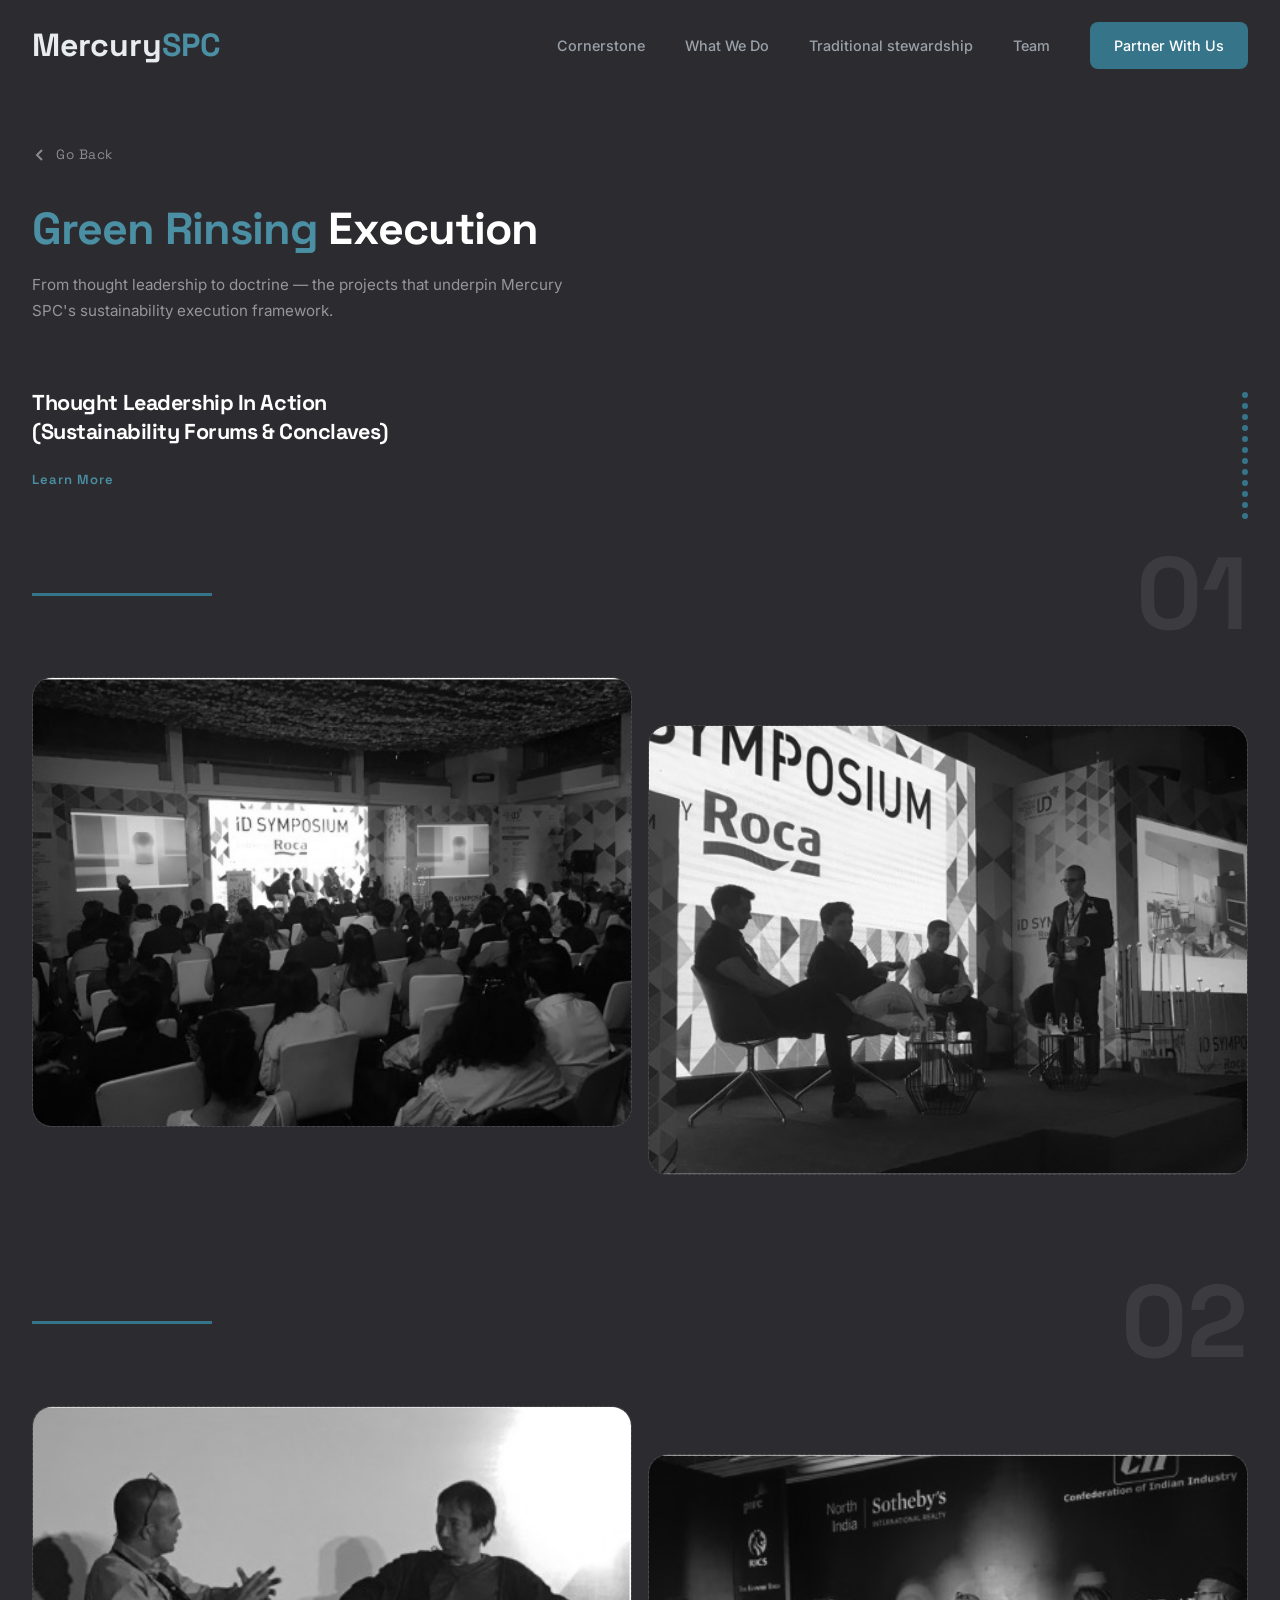
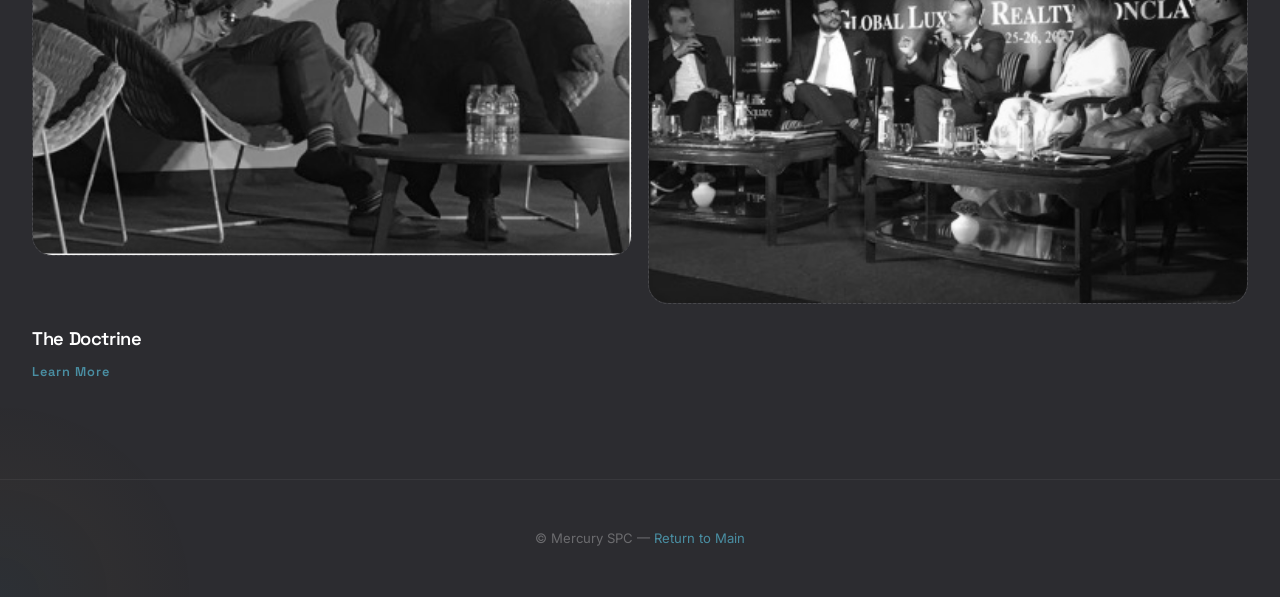
<file: green-rinsing-execution.html>
<!DOCTYPE html>
<html lang="en">
<head>
    <meta charset="UTF-8">
    <meta name="viewport" content="width=device-width, initial-scale=1.0">
    <title>Green Rinsing Execution | Mercury SPC</title>
    <link rel="preconnect" href="https://fonts.googleapis.com">
    <link rel="preconnect" href="https://fonts.gstatic.com" crossorigin>
    <link href="https://fonts.googleapis.com/css2?family=Space+Grotesk:wght@300;400;500;600;700&family=Inter:wght@300;400;500;600;700&family=Caveat:wght@400;500;600;700&display=swap" rel="stylesheet">
    <link rel="stylesheet" href="styles-v2.css">
    <style>
        body { background: var(--dark); margin: 0; }

        /* ── Back Link ── */
        .gre-back {
            display: inline-flex;
            align-items: center;
            gap: 0.5rem;
            color: rgba(255,255,255,0.45);
            font-size: 0.85rem;
            font-family: var(--font-display);
            letter-spacing: 0.04em;
            text-decoration: none;
            transition: color 0.2s;
        }
        .gre-back:hover { color: var(--teal-light); }
        .gre-back svg { width: 16px; height: 16px; }

        /* ── Hero ── */
        .gre-hero {
            background: var(--dark);
            padding: 9rem 0 4rem;
        }
        .gre-hero-title {
            font-family: var(--font-display);
            font-size: clamp(1.8rem, 4vw, 2.8rem);
            font-weight: 700;
            color: #ffffff;
            margin-top: 2rem;
            line-height: 1.2;
        }
        .gre-hero-title span { color: var(--teal-light); }
        .gre-hero-sub {
            font-size: 0.95rem;
            color: rgba(255,255,255,0.5);
            line-height: 1.7;
            margin-top: 1rem;
            max-width: 540px;
        }

        /* ── Project Cards Grid ── */
        .gre-projects {
            background: var(--dark);
            padding: 0 0 6rem;
        }
        .gre-projects-grid {
            display: flex;
            flex-direction: column;
            gap: 6rem;
        }

        /* ── Single Project Card ── */
        .gre-project {
            position: relative;
        }
        .gre-project-header {
            display: flex;
            justify-content: space-between;
            align-items: flex-start;
            margin-bottom: 1.5rem;
        }
        .gre-project-info {
            max-width: 380px;
        }
        .gre-project-info h3 {
            font-family: var(--font-display);
            font-size: 1.35rem;
            font-weight: 700;
            color: #ffffff;
            line-height: 1.35;
            margin-bottom: 1.25rem;
        }
        .gre-learn-more {
            font-family: var(--font-display);
            font-size: 0.82rem;
            font-weight: 600;
            letter-spacing: 0.08em;
            color: var(--teal-light);
            text-decoration: none;
            text-transform: capitalize;
            transition: color 0.2s;
        }
        .gre-learn-more:hover { color: #ffffff; }

        /* Dotted accent (vertical teal dots) */
        .gre-dots {
            display: flex;
            flex-direction: column;
            gap: 5px;
            padding-top: 0.25rem;
        }
        .gre-dots span {
            width: 6px;
            height: 6px;
            border-radius: 50%;
            background: var(--teal);
        }

        /* ── Number + Line ── */
        .gre-project-divider {
            display: flex;
            align-items: center;
            gap: 0;
            margin-bottom: 2rem;
        }
        .gre-project-line {
            height: 3px;
            background: var(--teal);
            flex: 0 0 180px;
        }
        .gre-project-num {
            font-family: var(--font-display);
            font-size: clamp(4rem, 8vw, 7rem);
            font-weight: 700;
            color: rgba(255,255,255,0.08);
            line-height: 1;
            margin-left: auto;
        }

        /* ── Image Gallery ── */
        .gre-images {
            display: grid;
            grid-template-columns: 1fr 1fr;
            gap: 1rem;
        }
        .gre-img-slot {
            background: rgba(255,255,255,0.04);
            border: 1px dashed rgba(255,255,255,0.1);
            border-radius: var(--radius-lg);
            overflow: hidden;
            aspect-ratio: 4/3;
            display: flex;
            align-items: center;
            justify-content: center;
            position: relative;
        }
        .gre-img-slot img {
            width: 100%;
            height: 100%;
            object-fit: cover;
            display: block;
            filter: grayscale(100%);
            transition: filter 0.4s;
        }
        .gre-img-slot:hover img { filter: grayscale(0%); }
        .gre-img-placeholder {
            font-family: var(--font-display);
            font-size: 0.75rem;
            color: rgba(255,255,255,0.2);
            letter-spacing: 0.08em;
            text-transform: uppercase;
        }
        /* Offset second image down like reference */
        .gre-images .gre-img-slot:nth-child(2) {
            margin-top: 3rem;
        }

        /* ── Project bottom title ── */
        .gre-project-bottom {
            margin-top: 1.5rem;
        }
        .gre-project-bottom h4 {
            font-family: var(--font-display);
            font-size: 1.15rem;
            font-weight: 600;
            color: #ffffff;
            margin-bottom: 0.5rem;
        }
        .gre-project-bottom .gre-learn-more {
            font-size: 0.8rem;
        }

        /* ── Footer ── */
        .gre-footer {
            background: var(--dark);
            border-top: 1px solid rgba(255,255,255,0.06);
            padding: 3rem 0;
            text-align: center;
        }
        .gre-footer p {
            color: rgba(255,255,255,0.3);
            font-size: 0.82rem;
        }
        .gre-footer a {
            color: var(--teal-light);
            text-decoration: none;
        }

        /* ── Responsive ── */
        @media (max-width: 768px) {
            .gre-project-header { flex-direction: column; gap: 1rem; }
            .gre-dots { flex-direction: row; }
            .gre-images { grid-template-columns: 1fr; }
            .gre-images .gre-img-slot:nth-child(2) { margin-top: 0; }
            .gre-project-line { flex: 0 0 100px; }
        }
    </style>
</head>
<body>

    <!-- Navigation -->
    <nav class="nav">
        <div class="nav-container">
            <a href="index.html" class="nav-logo">
                <span class="logo-text">Mercury<span class="logo-spc">SPC</span></span>
            </a>
            <div class="nav-links" id="navLinks">
                <a href="index.html#philosophy">Cornerstone</a>
                <a href="index.html#what-we-do">What We Do</a>
                <a href="index.html#traditional-stewardship">Traditional stewardship</a>
                <a href="index.html#team">Team</a>
                <a href="index.html#contact" class="nav-cta">Partner With Us</a>
            </div>
            <button class="nav-toggle" id="navToggle">
                <span></span><span></span><span></span>
            </button>
        </div>
    </nav>

    <!-- ==============================
         HERO
    ============================== -->
    <header class="gre-hero">
        <div class="container">
            <a href="index.html#green-rinsing" class="gre-back">
                <svg viewBox="0 0 16 16" fill="none" stroke="currentColor" stroke-width="2"><path d="M10 3L5 8l5 5"/></svg>
                Go Back
            </a>
            <h1 class="gre-hero-title"><span>Green Rinsing</span> Execution</h1>
            <p class="gre-hero-sub">From thought leadership to doctrine — the projects that underpin Mercury SPC's sustainability execution framework.</p>
        </div>
    </header>

    <!-- ==============================
         PROJECT CARDS
    ============================== -->
    <section class="gre-projects">
        <div class="container">
            <div class="gre-projects-grid">

                <!-- ── PROJECT 01 ── -->
                <div class="gre-project">
                    <div class="gre-project-header">
                        <div class="gre-project-info">
                            <h3>Thought Leadership In Action (Sustainability Forums &amp; Conclaves)</h3>
                            <a href="project-01.html" class="gre-learn-more">Learn More</a>
                        </div>
                        <div class="gre-dots">
                            <span></span><span></span><span></span><span></span>
                            <span></span><span></span><span></span><span></span>
                            <span></span><span></span><span></span><span></span>
                        </div>
                    </div>

                    <div class="gre-project-divider">
                        <div class="gre-project-line"></div>
                        <div class="gre-project-num">01</div>
                    </div>

                    <div class="gre-images">
                        <div class="gre-img-slot">
                            <img src="Picture 7.jpg" alt="Sustainability Forum audience">
                        </div>
                        <div class="gre-img-slot">
                            <img src="Picture 15.jpg" alt="Forum speaker on stage">
                        </div>
                    </div>
                </div>

                <!-- ── PROJECT 02 ── -->
                <div class="gre-project">
                    <div class="gre-project-divider">
                        <div class="gre-project-line"></div>
                        <div class="gre-project-num">02</div>
                    </div>

                    <div class="gre-images">
                        <div class="gre-img-slot">
                            <img src="Picture 20.jpg" alt="Design Partner Dialogue">
                        </div>
                        <div class="gre-img-slot">
                            <img src="Picture 12.jpg" alt="Sustainability Conclave panel">
                        </div>
                    </div>

                    <div class="gre-project-bottom">
                        <h4>The Doctrine</h4>
                        <a href="project-02.html" class="gre-learn-more">Learn More</a>
                    </div>
                </div>

            </div>
        </div>
    </section>

    <!-- ==============================
         FOOTER
    ============================== -->
    <footer class="gre-footer">
        <div class="container">
            <p>&copy; Mercury SPC &mdash; <a href="index.html">Return to Main</a></p>
        </div>
    </footer>

    <script src="script-v2.js"></script>
</body>
</html>
</file>
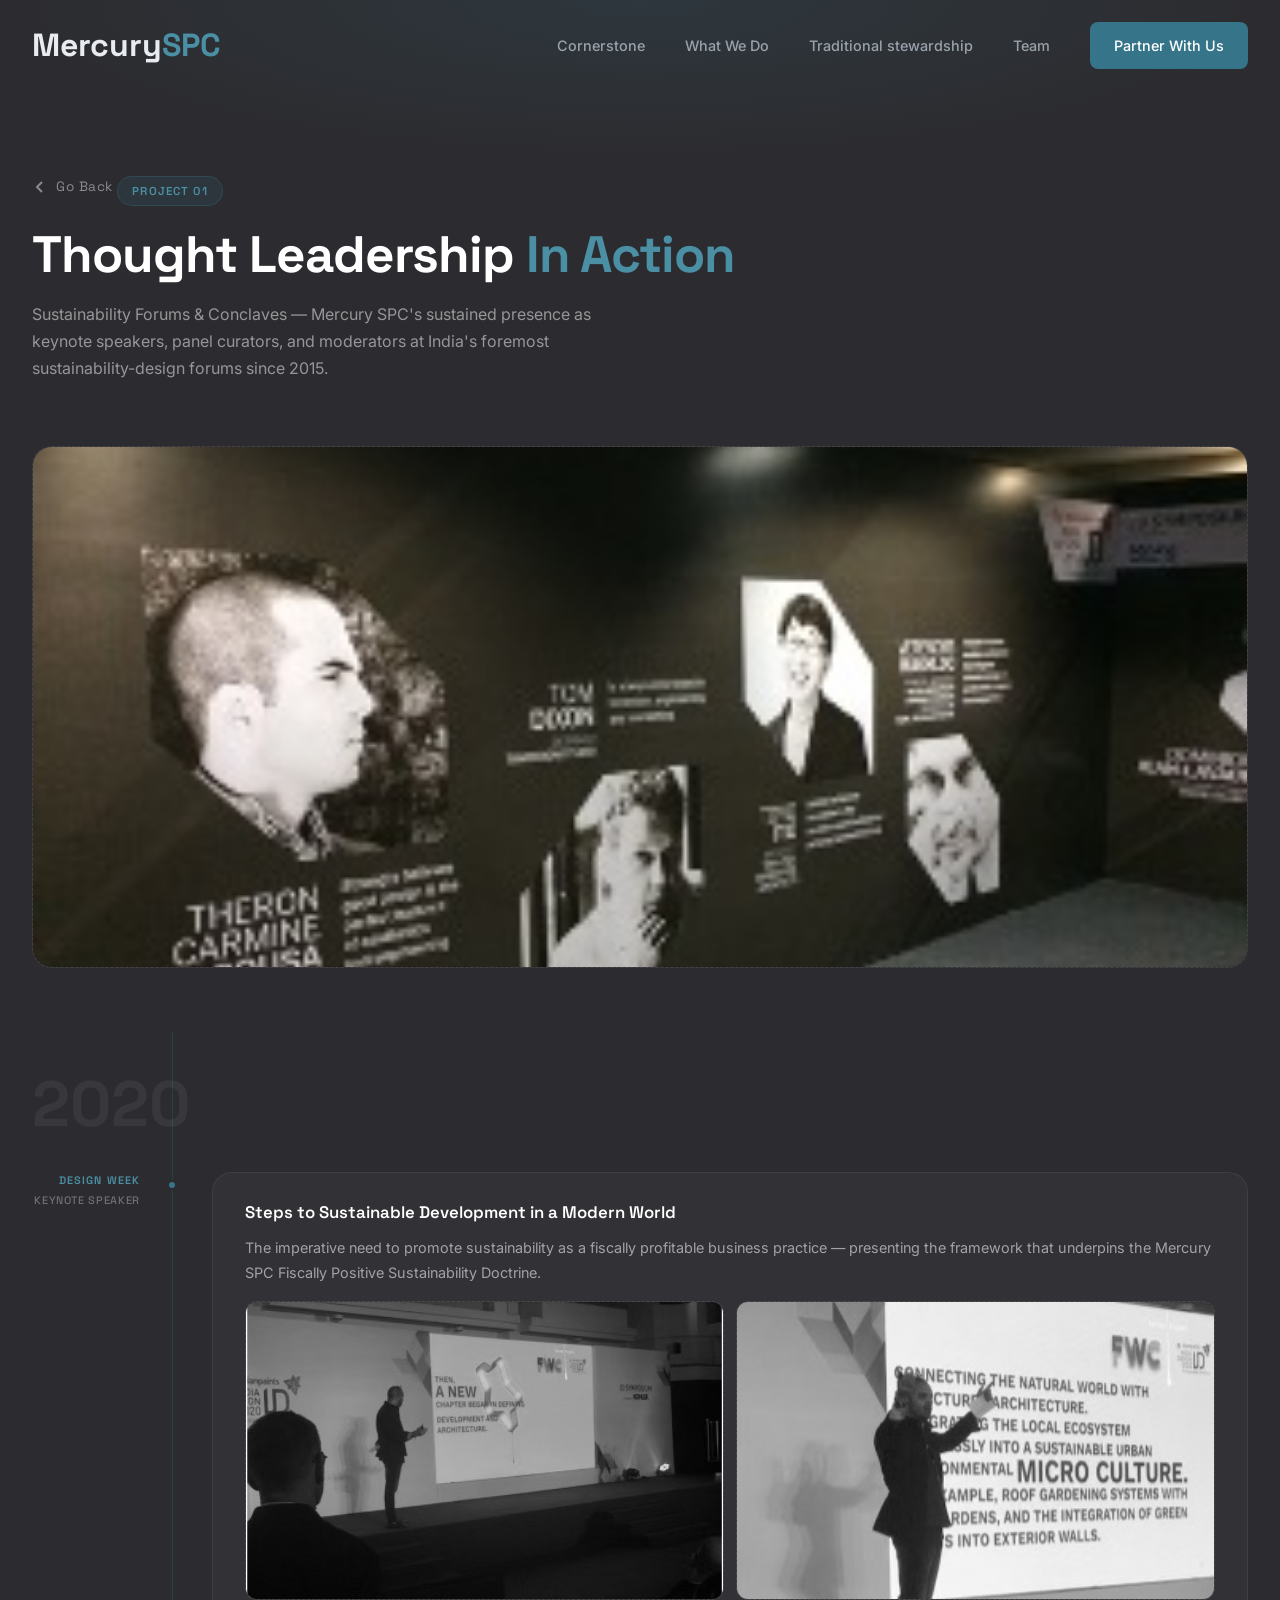
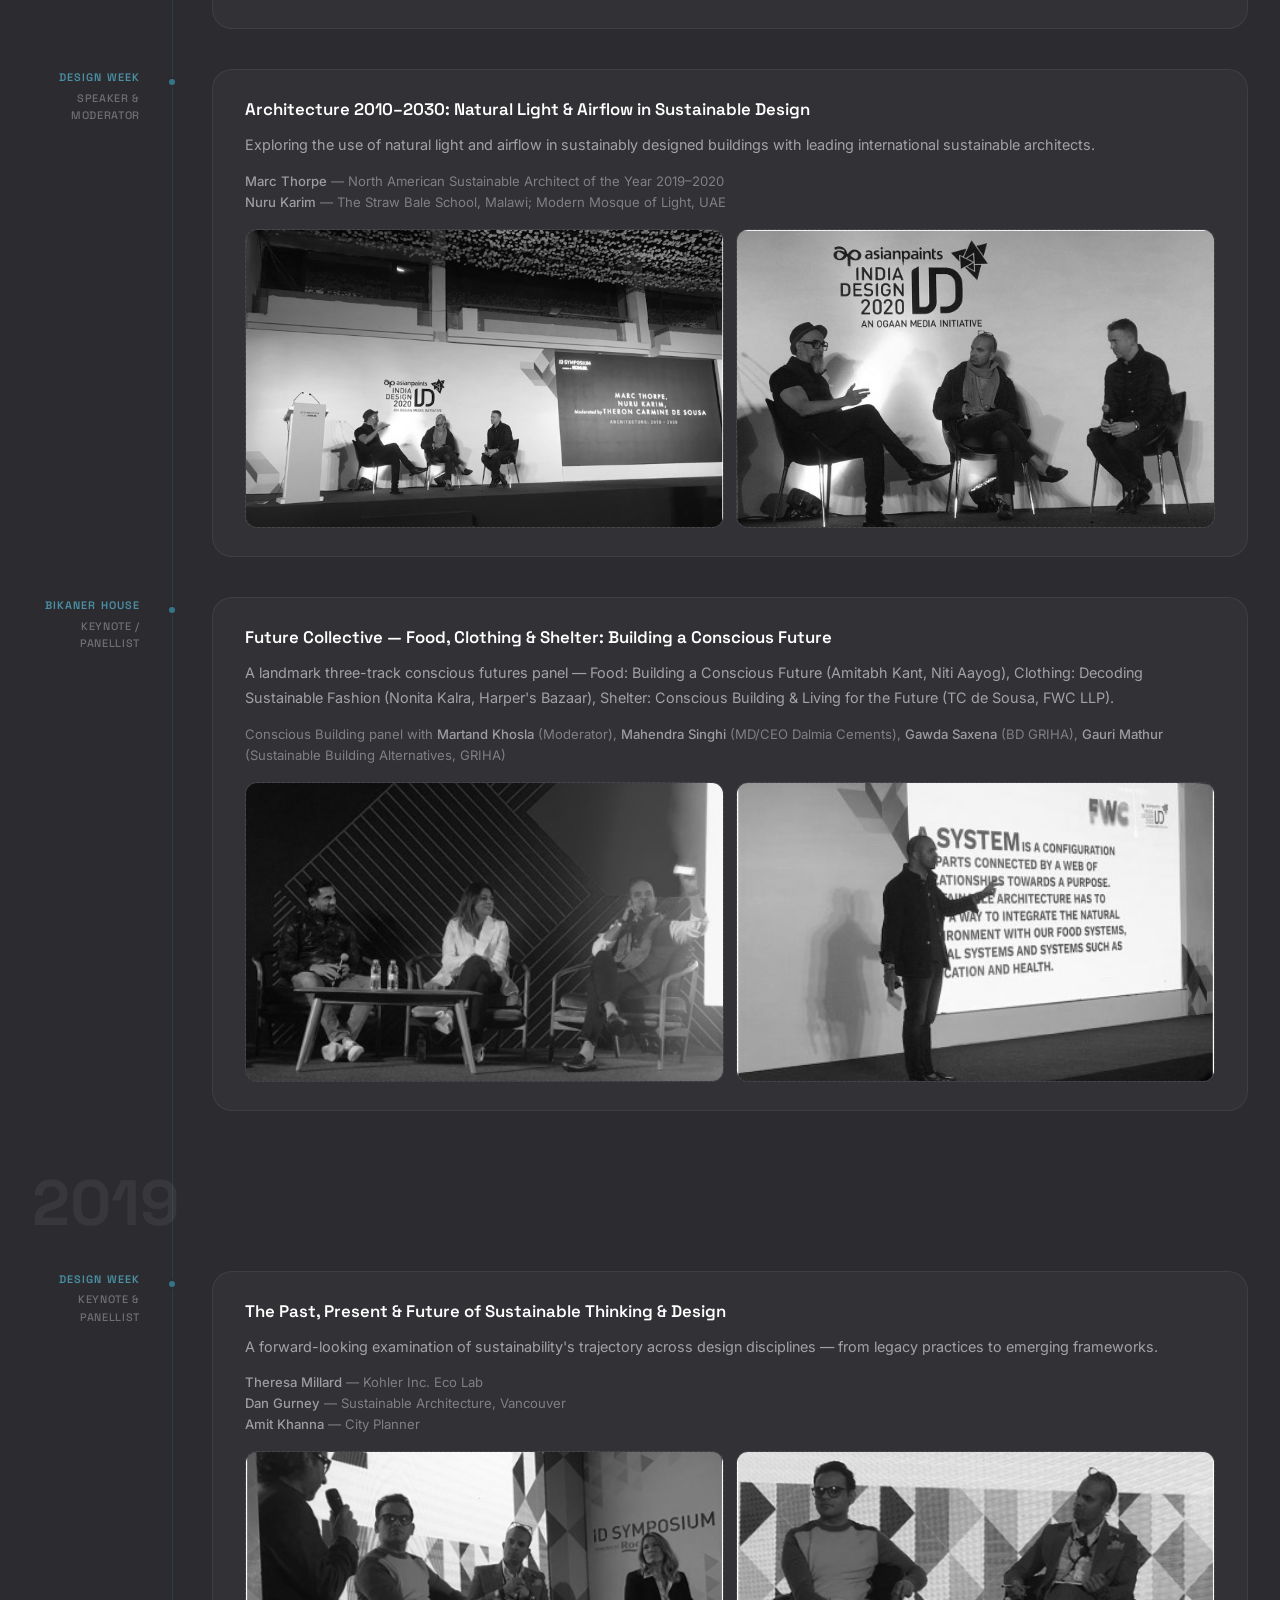
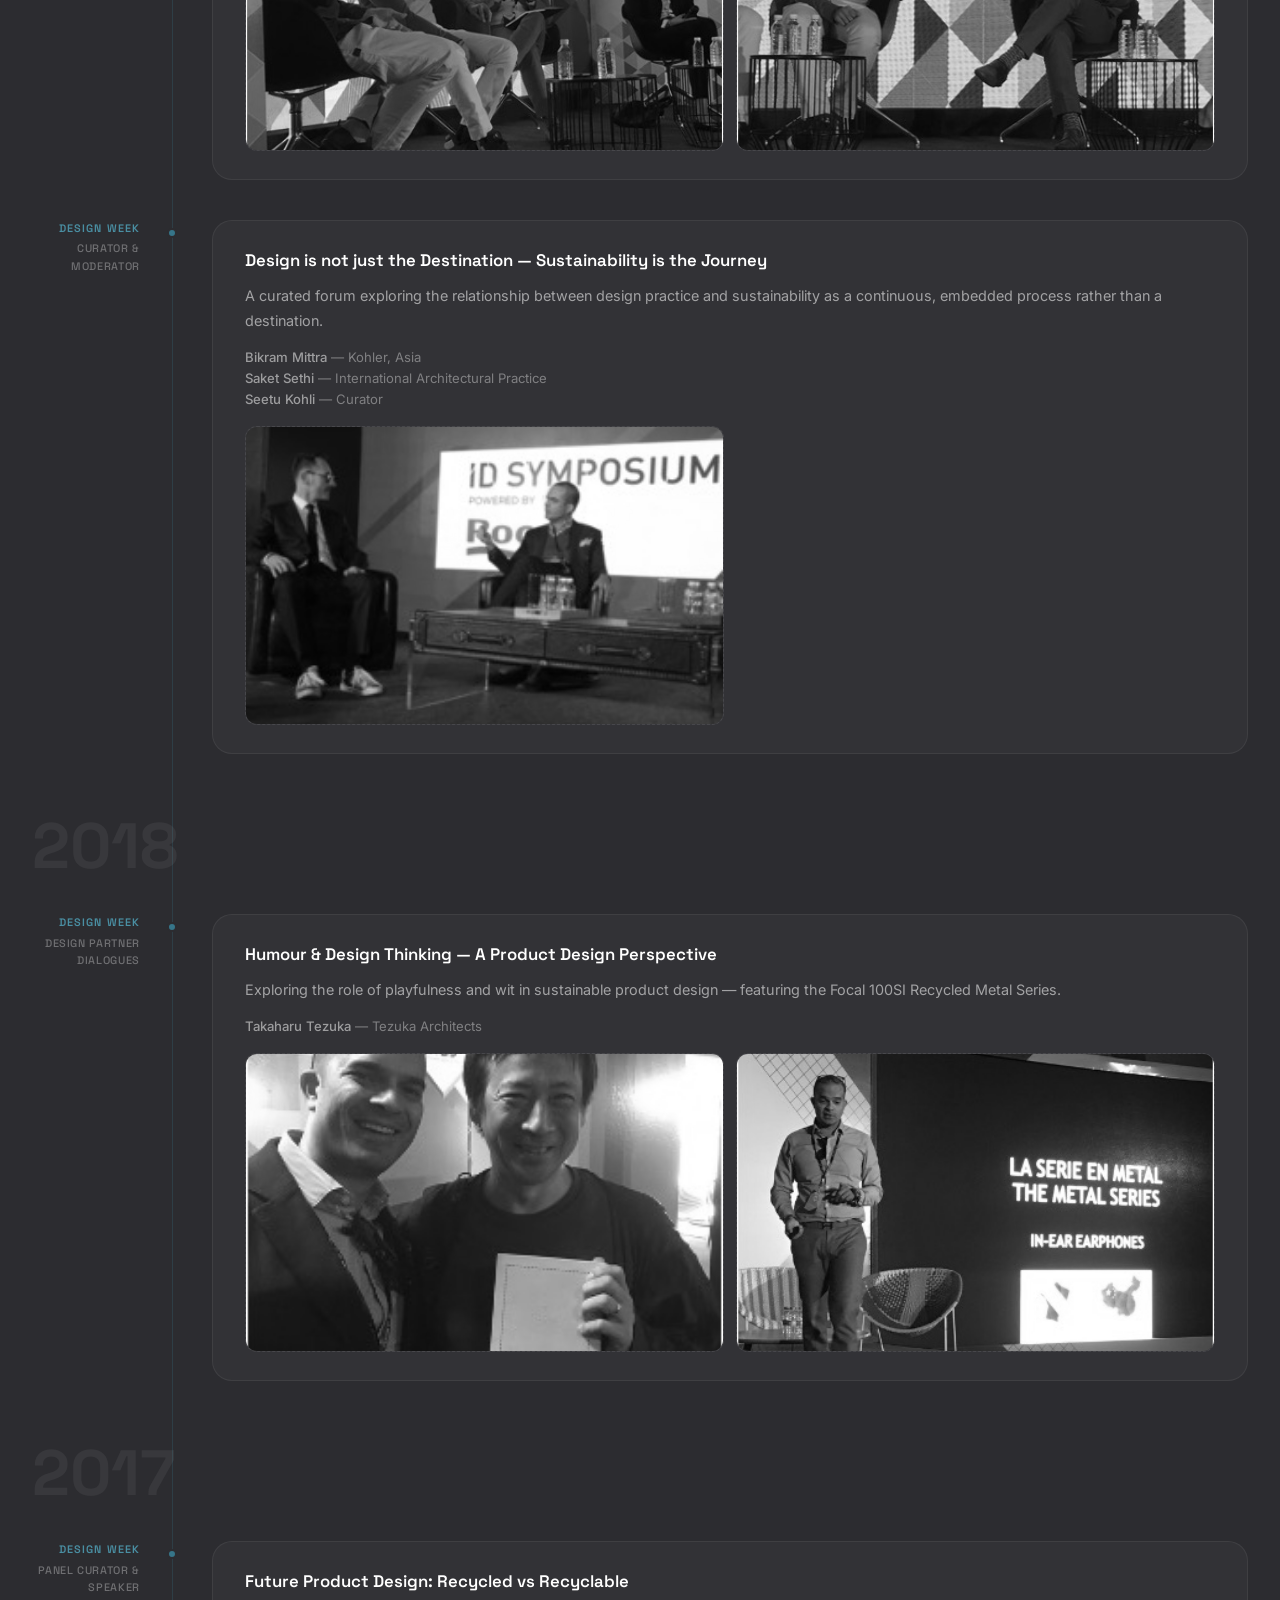
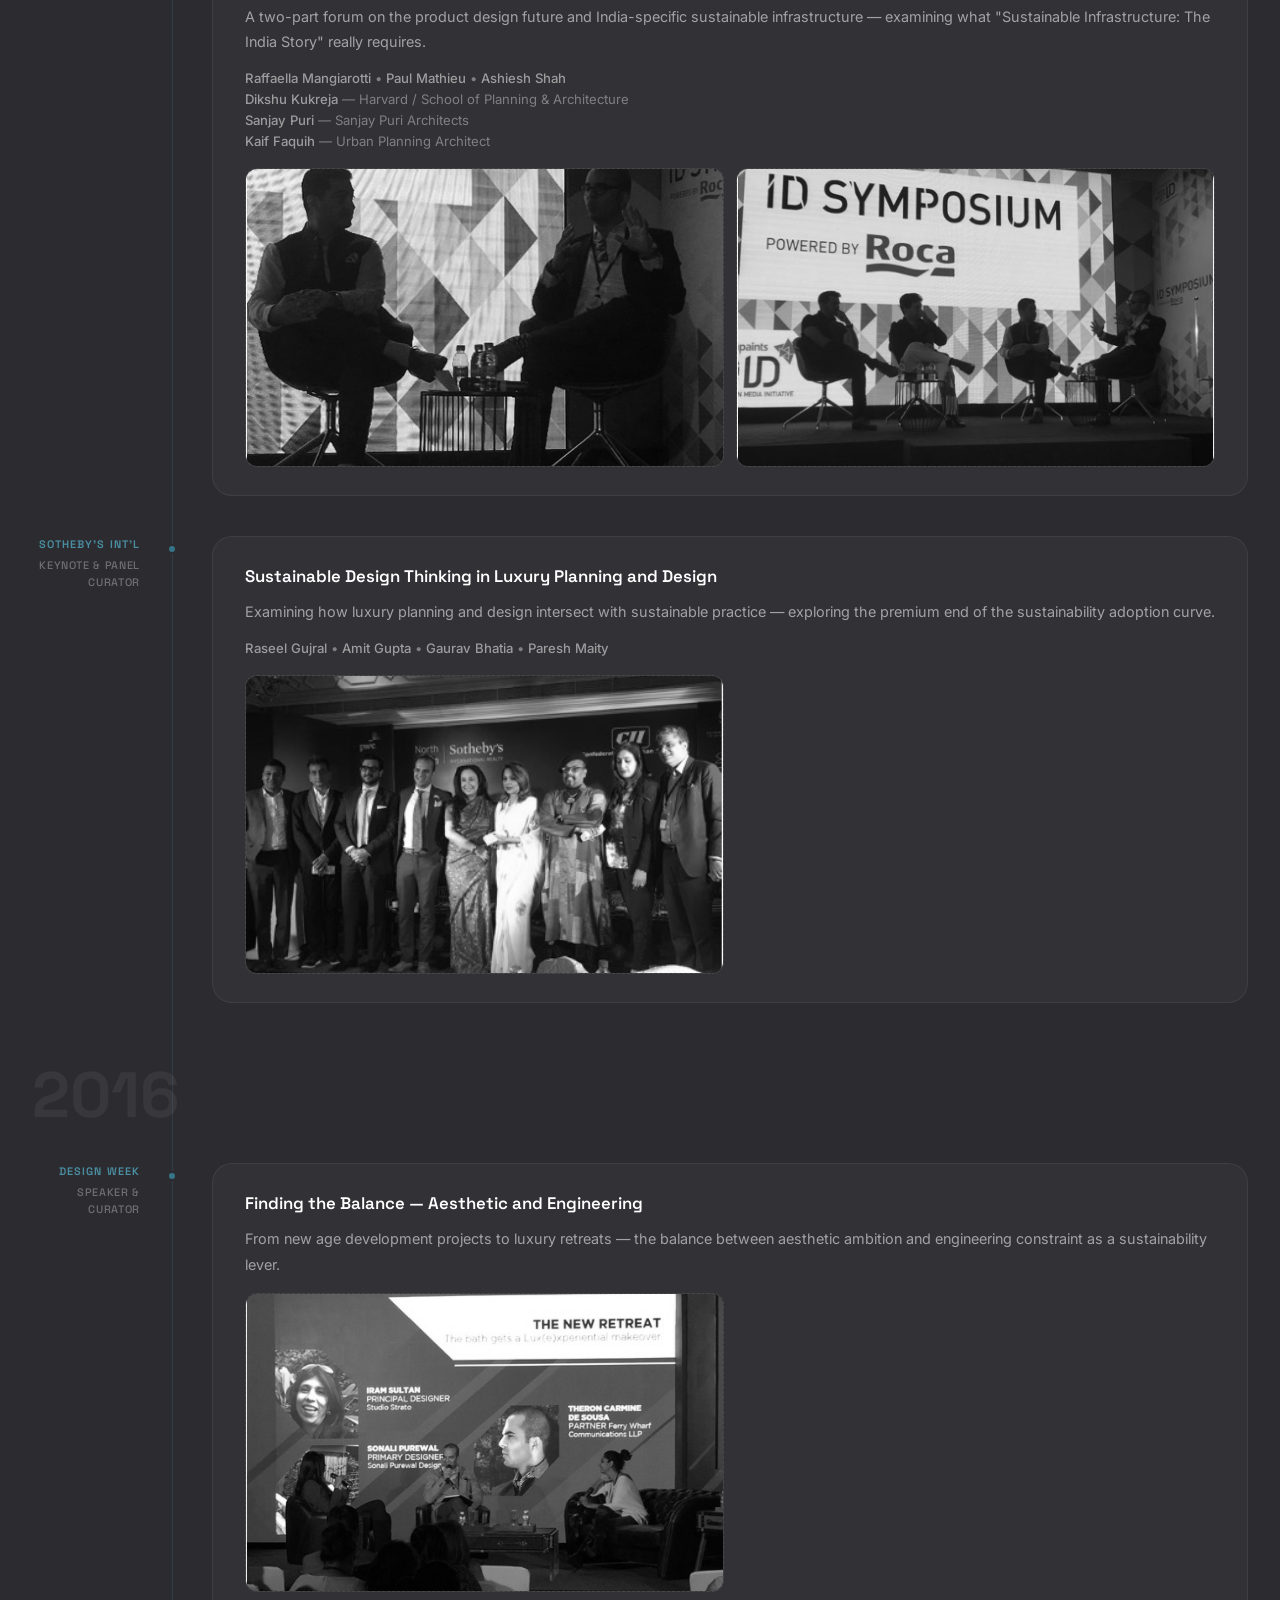
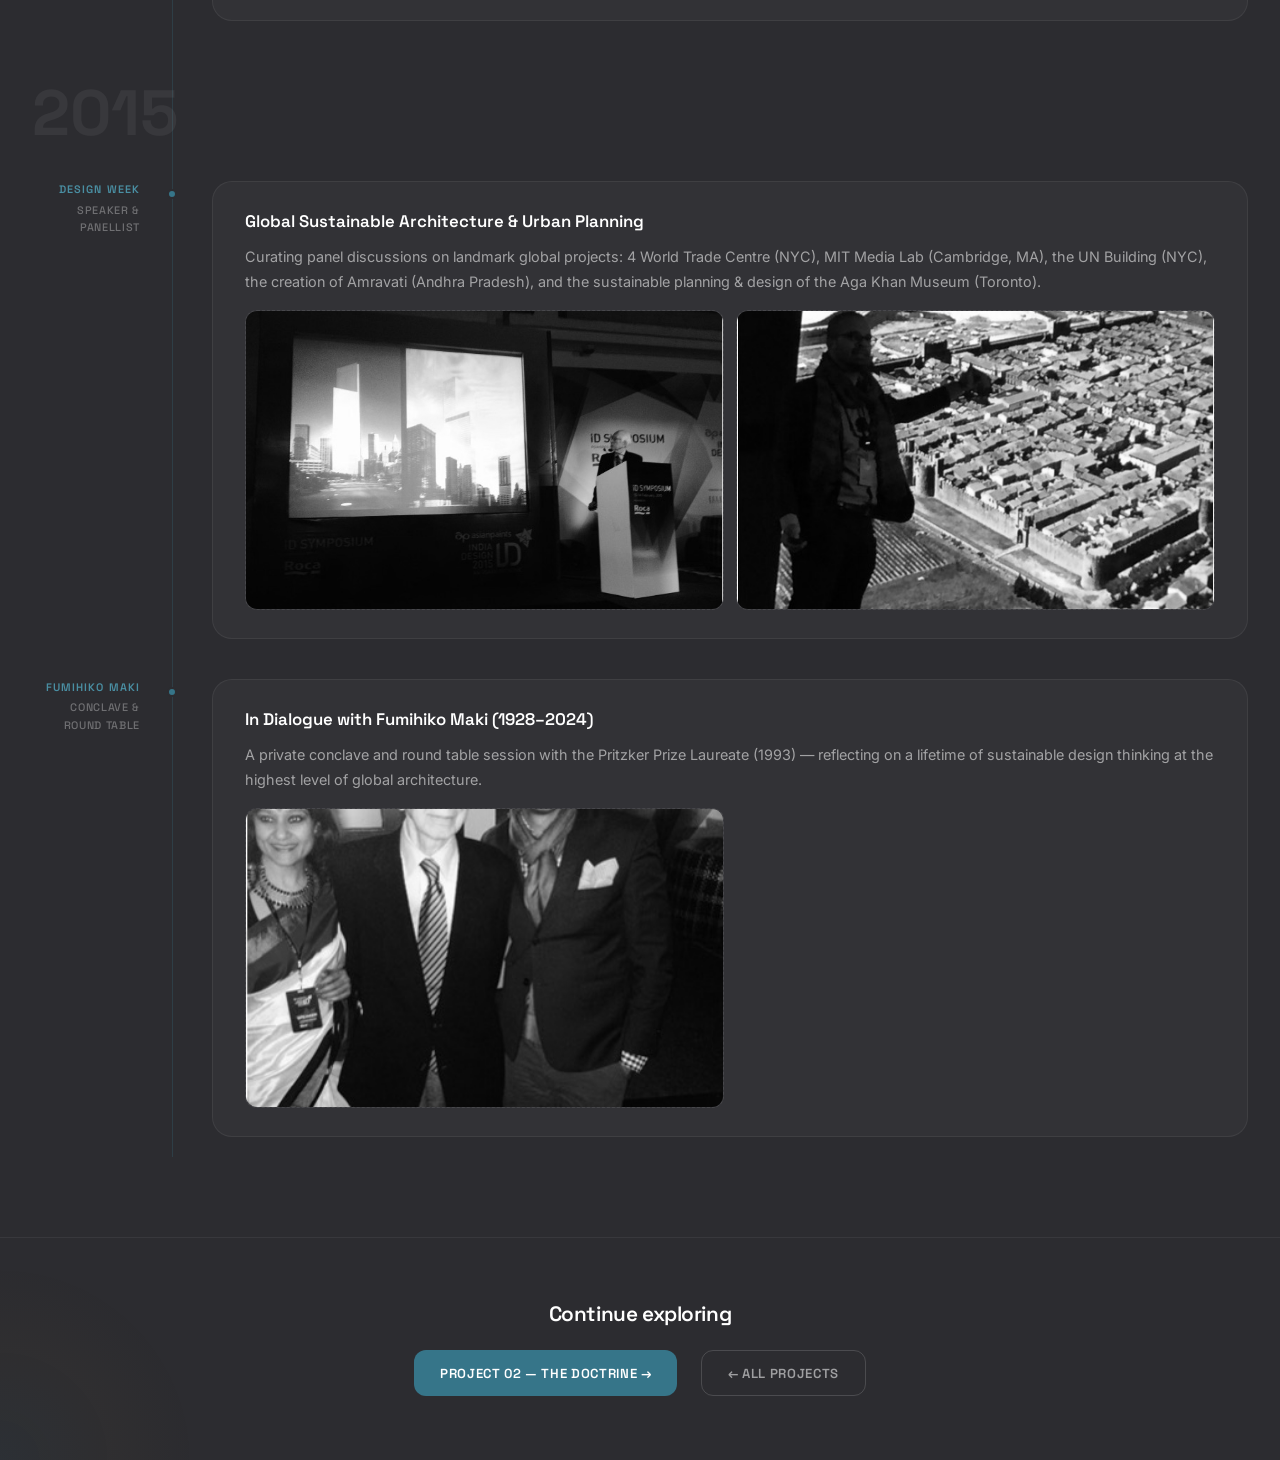
<file: project-01.html>
<!DOCTYPE html>
<html lang="en">
<head>
    <meta charset="UTF-8">
    <meta name="viewport" content="width=device-width, initial-scale=1.0">
    <title>Thought Leadership In Action | Mercury SPC</title>
    <link rel="preconnect" href="https://fonts.googleapis.com">
    <link rel="preconnect" href="https://fonts.gstatic.com" crossorigin>
    <link href="https://fonts.googleapis.com/css2?family=Space+Grotesk:wght@300;400;500;600;700&family=Inter:wght@300;400;500;600;700&family=Caveat:wght@400;500;600;700&display=swap" rel="stylesheet">
    <link rel="stylesheet" href="styles-v2.css">
    <style>
        body { background: var(--dark); margin: 0; }

        /* ── Back ── */
        .p01-back {
            display: inline-flex;
            align-items: center;
            gap: 0.5rem;
            color: rgba(255,255,255,0.45);
            font-size: 0.85rem;
            font-family: var(--font-display);
            letter-spacing: 0.04em;
            text-decoration: none;
            transition: color 0.2s;
        }
        .p01-back:hover { color: var(--teal-light); }
        .p01-back svg { width: 16px; height: 16px; }

        /* ── Hero ── */
        .p01-hero {
            background: var(--dark);
            padding: 9rem 0 4rem;
            position: relative;
        }
        .p01-hero::before {
            content: '';
            position: absolute;
            inset: 0;
            background: radial-gradient(ellipse 70% 50% at 50% 0%, rgba(54,117,137,0.15) 0%, transparent 70%);
            pointer-events: none;
        }
        .p01-hero-badge {
            display: inline-block;
            background: rgba(54,117,137,0.15);
            border: 1px solid rgba(54,117,137,0.3);
            color: var(--teal-light);
            font-family: var(--font-display);
            font-size: 0.72rem;
            font-weight: 600;
            letter-spacing: 0.1em;
            text-transform: uppercase;
            padding: 0.3rem 0.9rem;
            border-radius: 100px;
            margin-top: 2rem;
            margin-bottom: 1.25rem;
        }
        .p01-hero h1 {
            font-family: var(--font-display);
            font-size: clamp(2rem, 4.5vw, 3.2rem);
            font-weight: 700;
            color: #ffffff;
            line-height: 1.15;
            margin-bottom: 1rem;
        }
        .p01-hero h1 span { color: var(--teal-light); }
        .p01-hero p {
            color: rgba(255,255,255,0.5);
            font-size: 1rem;
            line-height: 1.7;
            max-width: 600px;
        }

        /* ── Image Banner ── */
        .p01-banner {
            padding: 0 0 4rem;
            background: var(--dark);
        }
        .p01-banner-img {
            width: 100%;
            aspect-ratio: 21/9;
            background: rgba(255,255,255,0.03);
            border: 1px dashed rgba(255,255,255,0.08);
            border-radius: var(--radius-lg);
            display: flex;
            align-items: center;
            justify-content: center;
            overflow: hidden;
        }
        .p01-banner-img img {
            width: 100%;
            height: 100%;
            object-fit: cover;
        }
        .p01-banner-img .placeholder {
            font-family: var(--font-display);
            font-size: 0.75rem;
            color: rgba(255,255,255,0.18);
            letter-spacing: 0.1em;
            text-transform: uppercase;
        }

        /* ── Timeline ── */
        .p01-timeline-section {
            background: var(--dark);
            padding: 0 0 5rem;
        }
        .p01-timeline {
            position: relative;
            display: flex;
            flex-direction: column;
            gap: 0;
        }
        .p01-timeline::before {
            content: '';
            position: absolute;
            left: 140px;
            top: 0;
            bottom: 0;
            width: 1px;
            background: rgba(54,117,137,0.25);
        }

        /* Timeline Year Group */
        .p01-year-group {
            position: relative;
        }
        .p01-year-label {
            font-family: var(--font-display);
            font-size: clamp(2.5rem, 5vw, 4rem);
            font-weight: 700;
            color: rgba(255,255,255,0.06);
            line-height: 1;
            padding: 2.5rem 0 1rem;
            position: relative;
        }

        /* Timeline Event */
        .p01-event {
            display: grid;
            grid-template-columns: 140px 1fr;
            gap: 2.5rem;
            padding: 1.25rem 0;
        }
        .p01-event-meta {
            text-align: right;
            padding-right: 2rem;
            position: relative;
        }
        .p01-event-meta::after {
            content: '';
            position: absolute;
            right: -5px;
            top: 8px;
            width: 10px;
            height: 10px;
            border-radius: 50%;
            background: var(--teal);
            border: 2px solid var(--dark);
        }
        .p01-event-venue {
            font-family: var(--font-display);
            font-size: 0.68rem;
            font-weight: 600;
            letter-spacing: 0.1em;
            text-transform: uppercase;
            color: var(--teal-light);
            margin-bottom: 0.2rem;
        }
        .p01-event-role {
            font-family: var(--font-display);
            font-size: 0.68rem;
            font-weight: 500;
            letter-spacing: 0.06em;
            text-transform: uppercase;
            color: rgba(255,255,255,0.32);
        }

        .p01-event-card {
            background: rgba(255,255,255,0.03);
            border: 1px solid rgba(255,255,255,0.06);
            border-radius: var(--radius-lg);
            padding: 1.75rem 2rem;
            transition: border-color 0.2s, background 0.2s;
        }
        .p01-event-card:hover {
            background: rgba(54,117,137,0.05);
            border-color: rgba(54,117,137,0.2);
        }
        .p01-event-title {
            font-family: var(--font-display);
            font-size: 1.05rem;
            font-weight: 600;
            color: #ffffff;
            margin-bottom: 0.65rem;
            line-height: 1.4;
        }
        .p01-event-desc {
            font-size: 0.9rem;
            color: rgba(255,255,255,0.55);
            line-height: 1.75;
            margin-bottom: 0;
        }
        .p01-event-speakers {
            margin-top: 0.85rem;
            font-size: 0.82rem;
            color: rgba(255,255,255,0.38);
            line-height: 1.6;
        }
        .p01-event-speakers strong {
            color: rgba(255,255,255,0.52);
            font-weight: 500;
        }

        /* Event images slot */
        .p01-event-images {
            display: grid;
            grid-template-columns: 1fr 1fr;
            gap: 0.75rem;
            margin-top: 1rem;
        }
        .p01-event-img {
            aspect-ratio: 16/10;
            background: rgba(255,255,255,0.03);
            border: 1px dashed rgba(255,255,255,0.08);
            border-radius: var(--radius-md);
            overflow: hidden;
            display: flex;
            align-items: center;
            justify-content: center;
        }
        .p01-event-img img {
            width: 100%;
            height: 100%;
            object-fit: cover;
            filter: grayscale(100%);
            transition: filter 0.4s;
        }
        .p01-event-img:hover img { filter: grayscale(0%); }
        .p01-event-img .placeholder {
            font-family: var(--font-display);
            font-size: 0.65rem;
            color: rgba(255,255,255,0.15);
            letter-spacing: 0.08em;
            text-transform: uppercase;
        }

        /* ── Footer CTA ── */
        .p01-footer {
            background: var(--dark);
            border-top: 1px solid rgba(255,255,255,0.06);
            padding: 4rem 0;
            text-align: center;
        }
        .p01-footer h3 {
            font-family: var(--font-display);
            font-size: 1.3rem;
            font-weight: 600;
            color: #ffffff;
            margin-bottom: 1.5rem;
        }
        .p01-footer-links {
            display: flex;
            justify-content: center;
            gap: 1.5rem;
            flex-wrap: wrap;
        }
        .p01-footer-links a {
            display: inline-flex;
            align-items: center;
            gap: 0.4rem;
            padding: 0.7rem 1.6rem;
            font-family: var(--font-display);
            font-size: 0.82rem;
            font-weight: 600;
            letter-spacing: 0.05em;
            text-transform: uppercase;
            text-decoration: none;
            border-radius: var(--radius-md);
            transition: all 0.2s;
        }
        .p01-footer-links .btn-primary {
            background: var(--teal);
            color: #ffffff;
        }
        .p01-footer-links .btn-primary:hover {
            background: #2a607a;
        }
        .p01-footer-links .btn-ghost {
            background: transparent;
            border: 1.5px solid rgba(255,255,255,0.15);
            color: rgba(255,255,255,0.55);
        }
        .p01-footer-links .btn-ghost:hover {
            border-color: var(--teal);
            color: var(--teal-light);
        }

        /* ── Responsive ── */
        @media (max-width: 768px) {
            .p01-timeline::before { left: 20px; }
            .p01-event { grid-template-columns: 1fr; gap: 0.75rem; }
            .p01-event-meta { text-align: left; padding-right: 0; padding-left: 2.5rem; }
            .p01-event-meta::after { left: -5px; right: auto; }
            .p01-event-card { margin-left: 2.5rem; }
            .p01-event-images { grid-template-columns: 1fr; }
        }
    </style>
</head>
<body>

    <!-- Navigation -->
    <nav class="nav">
        <div class="nav-container">
            <a href="index.html" class="nav-logo">
                <span class="logo-text">Mercury<span class="logo-spc">SPC</span></span>
            </a>
            <div class="nav-links" id="navLinks">
                <a href="index.html#philosophy">Cornerstone</a>
                <a href="index.html#what-we-do">What We Do</a>
                <a href="index.html#traditional-stewardship">Traditional stewardship</a>
                <a href="index.html#team">Team</a>
                <a href="index.html#contact" class="nav-cta">Partner With Us</a>
            </div>
            <button class="nav-toggle" id="navToggle">
                <span></span><span></span><span></span>
            </button>
        </div>
    </nav>

    <!-- ==============================
         HERO
    ============================== -->
    <header class="p01-hero">
        <div class="container">
            <a href="green-rinsing-execution.html" class="p01-back">
                <svg viewBox="0 0 16 16" fill="none" stroke="currentColor" stroke-width="2"><path d="M10 3L5 8l5 5"/></svg>
                Go Back
            </a>
            <div class="p01-hero-badge">Project 01</div>
            <h1>Thought Leadership <span>In Action</span></h1>
            <p>Sustainability Forums &amp; Conclaves — Mercury SPC's sustained presence as keynote speakers, panel curators, and moderators at India's foremost sustainability-design forums since 2015.</p>
        </div>
    </header>

    <!-- ==============================
         HERO IMAGE BANNER
    ============================== -->
    <section class="p01-banner">
        <div class="container">
            <div class="p01-banner-img">
                <img src="Picture 3.jpg" alt="Thought Leadership — Conclave & Forum stage">
            </div>
        </div>
    </section>

    <!-- ==============================
         TIMELINE
    ============================== -->
    <section class="p01-timeline-section">
        <div class="container">
            <div class="p01-timeline">

                <!-- ── 2020 ── -->
                <div class="p01-year-group">
                    <div class="p01-year-label">2020</div>

                    <div class="p01-event">
                        <div class="p01-event-meta">
                            <div class="p01-event-venue">Design Week</div>
                            <div class="p01-event-role">Keynote Speaker</div>
                        </div>
                        <div class="p01-event-card">
                            <div class="p01-event-title">Steps to Sustainable Development in a Modern World</div>
                            <p class="p01-event-desc">The imperative need to promote sustainability as a fiscally profitable business practice — presenting the framework that underpins the Mercury SPC Fiscally Positive Sustainability Doctrine.</p>
                            <div class="p01-event-images">
                                <div class="p01-event-img"><img src="Picture 28.jpg" alt="Steps to Sustainable Development keynote"></div>
                                <div class="p01-event-img"><img src="Picture 29.jpg" alt="Sustainable Micro Culture presentation"></div>
                            </div>
                        </div>
                    </div>

                    <div class="p01-event">
                        <div class="p01-event-meta">
                            <div class="p01-event-venue">Design Week</div>
                            <div class="p01-event-role">Speaker &amp; Moderator</div>
                        </div>
                        <div class="p01-event-card">
                            <div class="p01-event-title">Architecture 2010–2030: Natural Light &amp; Airflow in Sustainable Design</div>
                            <p class="p01-event-desc">Exploring the use of natural light and airflow in sustainably designed buildings with leading international sustainable architects.</p>
                            <div class="p01-event-speakers">
                                <strong>Marc Thorpe</strong> — North American Sustainable Architect of the Year 2019–2020<br>
                                <strong>Nuru Karim</strong> — The Straw Bale School, Malawi; Modern Mosque of Light, UAE
                            </div>
                            <div class="p01-event-images">
                                <div class="p01-event-img"><img src="Picture 26.jpg" alt="Marc Thorpe, Nuru Karim — Architecture 2010-2030"></div>
                                <div class="p01-event-img"><img src="Picture 27.jpg" alt="Architecture 2010-2030 panel discussion"></div>
                            </div>
                        </div>
                    </div>

                    <div class="p01-event">
                        <div class="p01-event-meta">
                            <div class="p01-event-venue">Bikaner House</div>
                            <div class="p01-event-role">Keynote / Panellist</div>
                        </div>
                        <div class="p01-event-card">
                            <div class="p01-event-title">Future Collective — Food, Clothing &amp; Shelter: Building a Conscious Future</div>
                            <p class="p01-event-desc">A landmark three-track conscious futures panel — Food: Building a Conscious Future (Amitabh Kant, Niti Aayog), Clothing: Decoding Sustainable Fashion (Nonita Kalra, Harper's Bazaar), Shelter: Conscious Building &amp; Living for the Future (TC de Sousa, FWC LLP).</p>
                            <div class="p01-event-speakers">
                                Conscious Building panel with <strong>Martand Khosla</strong> (Moderator), <strong>Mahendra Singhi</strong> (MD/CEO Dalmia Cements), <strong>Gawda Saxena</strong> (BD GRIHA), <strong>Gauri Mathur</strong> (Sustainable Building Alternatives, GRIHA)
                            </div>
                            <div class="p01-event-images">
                                <div class="p01-event-img"><img src="Picture 21.jpg" alt="Future Collective panel at Bikaner House"></div>
                                <div class="p01-event-img"><img src="Picture 30.jpg" alt="Sustainable Systems presentation"></div>
                            </div>
                        </div>
                    </div>
                </div>

                <!-- ── 2019 ── -->
                <div class="p01-year-group">
                    <div class="p01-year-label">2019</div>

                    <div class="p01-event">
                        <div class="p01-event-meta">
                            <div class="p01-event-venue">Design Week</div>
                            <div class="p01-event-role">Keynote &amp; Panellist</div>
                        </div>
                        <div class="p01-event-card">
                            <div class="p01-event-title">The Past, Present &amp; Future of Sustainable Thinking &amp; Design</div>
                            <p class="p01-event-desc">A forward-looking examination of sustainability's trajectory across design disciplines — from legacy practices to emerging frameworks.</p>
                            <div class="p01-event-speakers">
                                <strong>Theresa Millard</strong> — Kohler Inc. Eco Lab<br>
                                <strong>Dan Gurney</strong> — Sustainable Architecture, Vancouver<br>
                                <strong>Amit Khanna</strong> — City Planner
                            </div>
                            <div class="p01-event-images">
                                <div class="p01-event-img"><img src="Picture 6.jpg" alt="Past Present Future panel"></div>
                                <div class="p01-event-img"><img src="Picture 8.jpg" alt="Sustainability design discussion"></div>
                            </div>
                        </div>
                    </div>

                    <div class="p01-event">
                        <div class="p01-event-meta">
                            <div class="p01-event-venue">Design Week</div>
                            <div class="p01-event-role">Curator &amp; Moderator</div>
                        </div>
                        <div class="p01-event-card">
                            <div class="p01-event-title">Design is not just the Destination — Sustainability is the Journey</div>
                            <p class="p01-event-desc">A curated forum exploring the relationship between design practice and sustainability as a continuous, embedded process rather than a destination.</p>
                            <div class="p01-event-speakers">
                                <strong>Bikram Mittra</strong> — Kohler, Asia<br>
                                <strong>Saket Sethi</strong> — International Architectural Practice<br>
                                <strong>Seetu Kohli</strong> — Curator
                            </div>
                            <div class="p01-event-images">
                                <div class="p01-event-img"><img src="Picture 5.jpg" alt="Sustainability is the Journey forum"></div>
                            </div>
                        </div>
                    </div>
                </div>

                <!-- ── 2018 ── -->
                <div class="p01-year-group">
                    <div class="p01-year-label">2018</div>

                    <div class="p01-event">
                        <div class="p01-event-meta">
                            <div class="p01-event-venue">Design Week</div>
                            <div class="p01-event-role">Design Partner Dialogues</div>
                        </div>
                        <div class="p01-event-card">
                            <div class="p01-event-title">Humour &amp; Design Thinking — A Product Design Perspective</div>
                            <p class="p01-event-desc">Exploring the role of playfulness and wit in sustainable product design — featuring the Focal 100SI Recycled Metal Series.</p>
                            <div class="p01-event-speakers">
                                <strong>Takaharu Tezuka</strong> — Tezuka Architects
                            </div>
                            <div class="p01-event-images">
                                <div class="p01-event-img"><img src="Picture 17.jpg" alt="With Takaharu Tezuka"></div>
                                <div class="p01-event-img"><img src="Picture 19.jpg" alt="Focal 100SI Metal Series presentation"></div>
                            </div>
                        </div>
                    </div>
                </div>

                <!-- ── 2017 ── -->
                <div class="p01-year-group">
                    <div class="p01-year-label">2017</div>

                    <div class="p01-event">
                        <div class="p01-event-meta">
                            <div class="p01-event-venue">Design Week</div>
                            <div class="p01-event-role">Panel Curator &amp; Speaker</div>
                        </div>
                        <div class="p01-event-card">
                            <div class="p01-event-title">Future Product Design: Recycled vs Recyclable</div>
                            <p class="p01-event-desc">A two-part forum on the product design future and India-specific sustainable infrastructure — examining what "Sustainable Infrastructure: The India Story" really requires.</p>
                            <div class="p01-event-speakers">
                                <strong>Raffaella Mangiarotti</strong> &bull; <strong>Paul Mathieu</strong> &bull; <strong>Ashiesh Shah</strong><br>
                                <strong>Dikshu Kukreja</strong> — Harvard / School of Planning &amp; Architecture<br>
                                <strong>Sanjay Puri</strong> — Sanjay Puri Architects<br>
                                <strong>Kaif Faquih</strong> — Urban Planning Architect
                            </div>
                            <div class="p01-event-images">
                                <div class="p01-event-img"><img src="Picture 13.jpg" alt="Recycled vs Recyclable panel"></div>
                                <div class="p01-event-img"><img src="Picture 14.jpg" alt="Future Product Design forum"></div>
                            </div>
                        </div>
                    </div>

                    <div class="p01-event">
                        <div class="p01-event-meta">
                            <div class="p01-event-venue">Sotheby's Int'l</div>
                            <div class="p01-event-role">Keynote &amp; Panel Curator</div>
                        </div>
                        <div class="p01-event-card">
                            <div class="p01-event-title">Sustainable Design Thinking in Luxury Planning and Design</div>
                            <p class="p01-event-desc">Examining how luxury planning and design intersect with sustainable practice — exploring the premium end of the sustainability adoption curve.</p>
                            <div class="p01-event-speakers">
                                <strong>Raseel Gujral</strong> &bull; <strong>Amit Gupta</strong> &bull; <strong>Gaurav Bhatia</strong> &bull; <strong>Paresh Maity</strong>
                            </div>
                            <div class="p01-event-images">
                                <div class="p01-event-img"><img src="Picture 10.jpg" alt="Sotheby's CII Global Luxury Realty Conclave"></div>
                            </div>
                        </div>
                    </div>
                </div>

                <!-- ── 2016 ── -->
                <div class="p01-year-group">
                    <div class="p01-year-label">2016</div>

                    <div class="p01-event">
                        <div class="p01-event-meta">
                            <div class="p01-event-venue">Design Week</div>
                            <div class="p01-event-role">Speaker &amp; Curator</div>
                        </div>
                        <div class="p01-event-card">
                            <div class="p01-event-title">Finding the Balance — Aesthetic and Engineering</div>
                            <p class="p01-event-desc">From new age development projects to luxury retreats — the balance between aesthetic ambition and engineering constraint as a sustainability lever.</p>
                            <div class="p01-event-images">
                                <div class="p01-event-img"><img src="Picture 4.jpg" alt="Finding the Balance — The New Retreat panel"></div>
                            </div>
                        </div>
                    </div>
                </div>

                <!-- ── 2015 ── -->
                <div class="p01-year-group">
                    <div class="p01-year-label">2015</div>

                    <div class="p01-event">
                        <div class="p01-event-meta">
                            <div class="p01-event-venue">Design Week</div>
                            <div class="p01-event-role">Speaker &amp; Panellist</div>
                        </div>
                        <div class="p01-event-card">
                            <div class="p01-event-title">Global Sustainable Architecture &amp; Urban Planning</div>
                            <p class="p01-event-desc">Curating panel discussions on landmark global projects: 4 World Trade Centre (NYC), MIT Media Lab (Cambridge, MA), the UN Building (NYC), the creation of Amravati (Andhra Pradesh), and the sustainable planning &amp; design of the Aga Khan Museum (Toronto).</p>
                            <div class="p01-event-images">
                                <div class="p01-event-img"><img src="Picture 1.jpg" alt="Global Sustainable Architecture keynote"></div>
                                <div class="p01-event-img"><img src="Picture 23.jpg" alt="Sustainable urban planning presentation"></div>
                            </div>
                        </div>
                    </div>

                    <div class="p01-event">
                        <div class="p01-event-meta">
                            <div class="p01-event-venue">Fumihiko Maki</div>
                            <div class="p01-event-role">Conclave &amp; Round Table</div>
                        </div>
                        <div class="p01-event-card">
                            <div class="p01-event-title">In Dialogue with Fumihiko Maki (1928–2024)</div>
                            <p class="p01-event-desc">A private conclave and round table session with the Pritzker Prize Laureate (1993) — reflecting on a lifetime of sustainable design thinking at the highest level of global architecture.</p>
                            <div class="p01-event-images">
                                <div class="p01-event-img"><img src="Picture 2.jpg" alt="With Fumihiko Maki"></div>
                            </div>
                        </div>
                    </div>
                </div>

            </div>
        </div>
    </section>

    <!-- ==============================
         FOOTER
    ============================== -->
    <footer class="p01-footer">
        <div class="container">
            <h3>Continue exploring</h3>
            <div class="p01-footer-links">
                <a href="project-02.html" class="btn-primary">Project 02 — The Doctrine &rarr;</a>
                <a href="green-rinsing-execution.html" class="btn-ghost">&larr; All Projects</a>
            </div>
        </div>
    </footer>

    <script src="script-v2.js"></script>
</body>
</html>
</file>
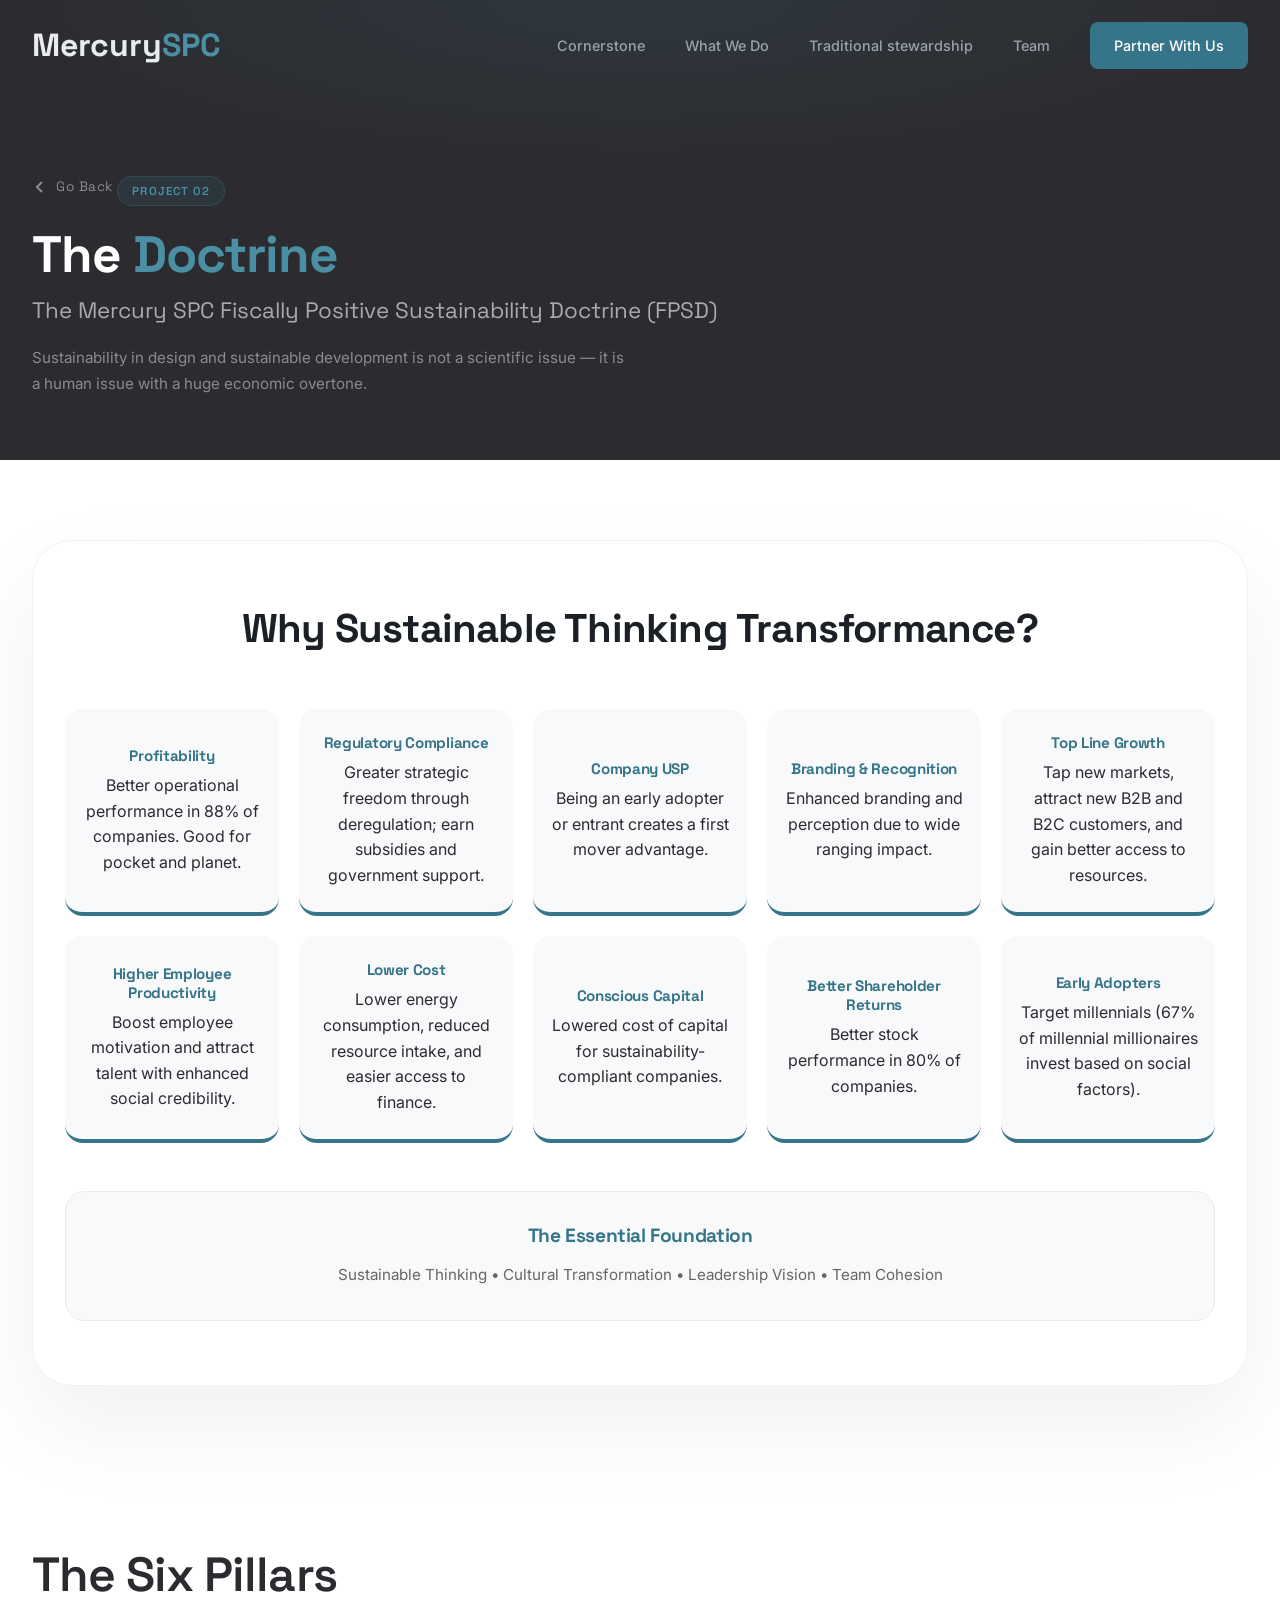
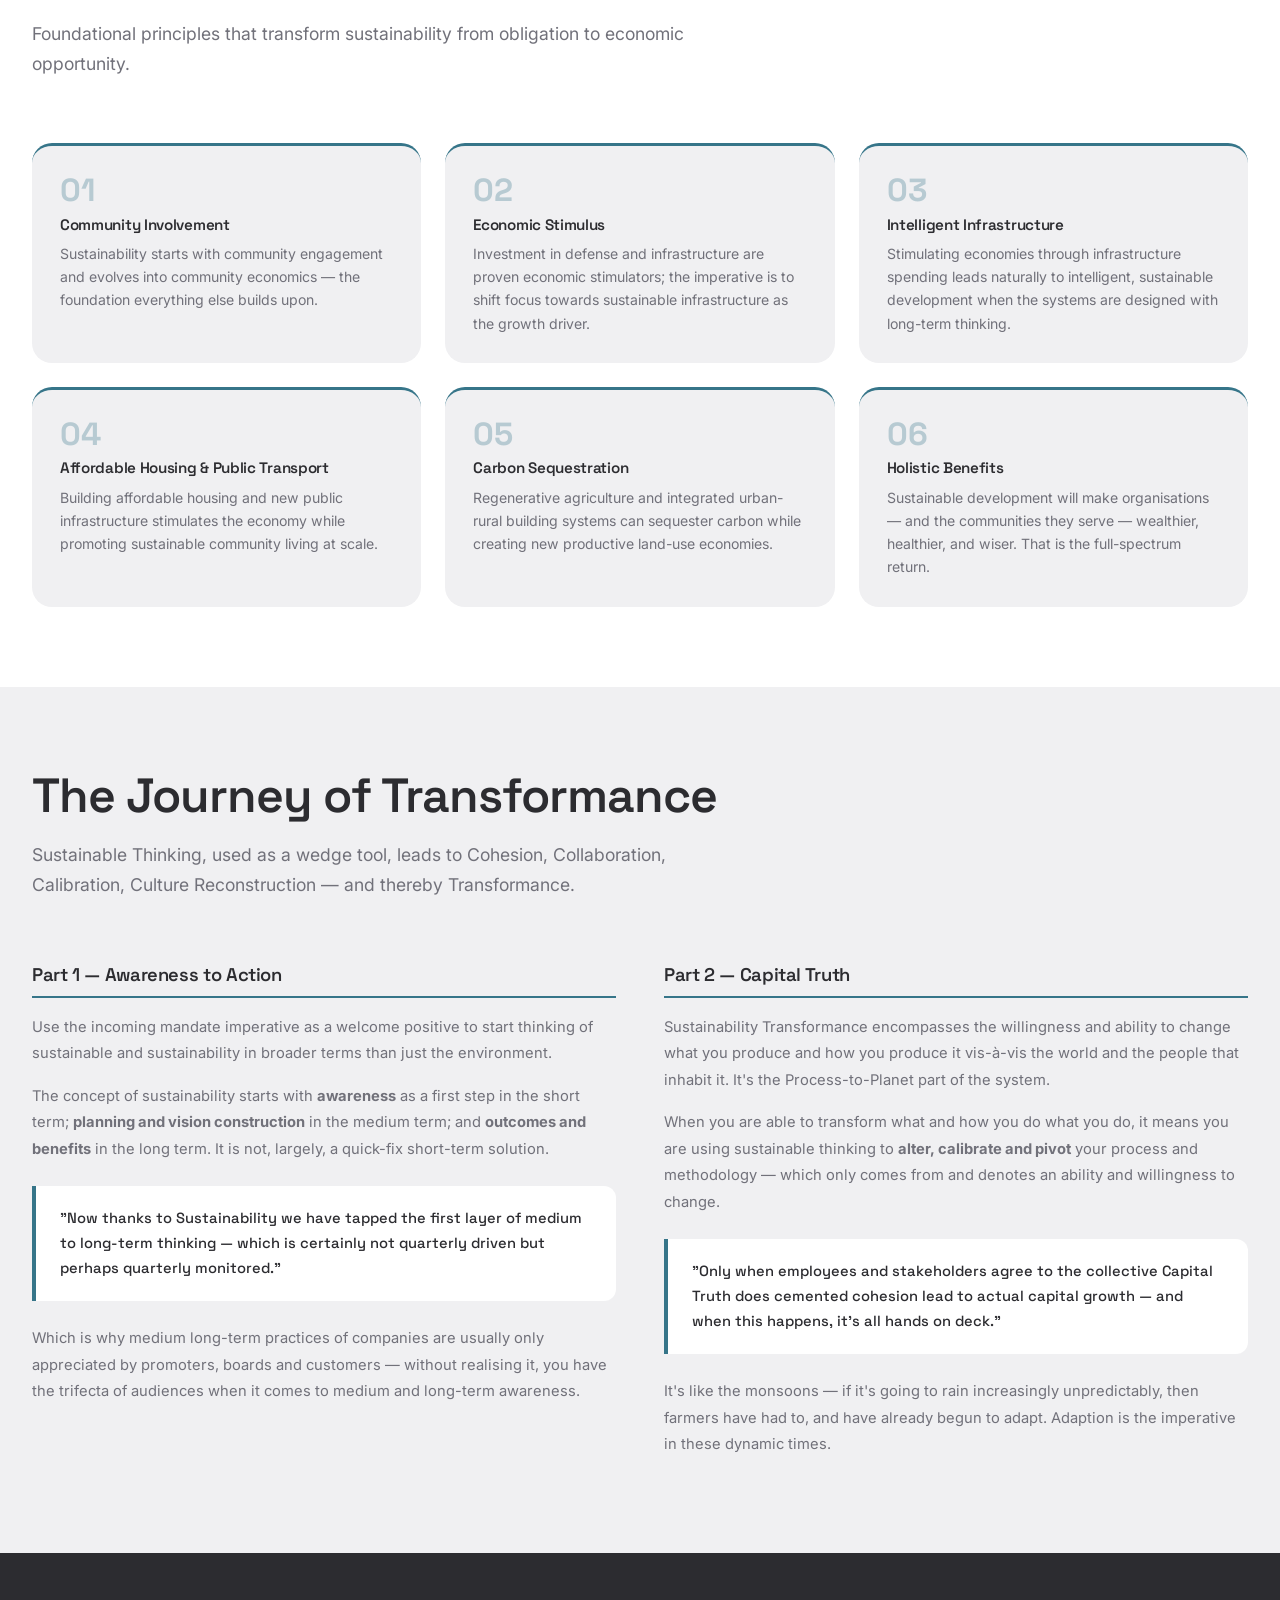
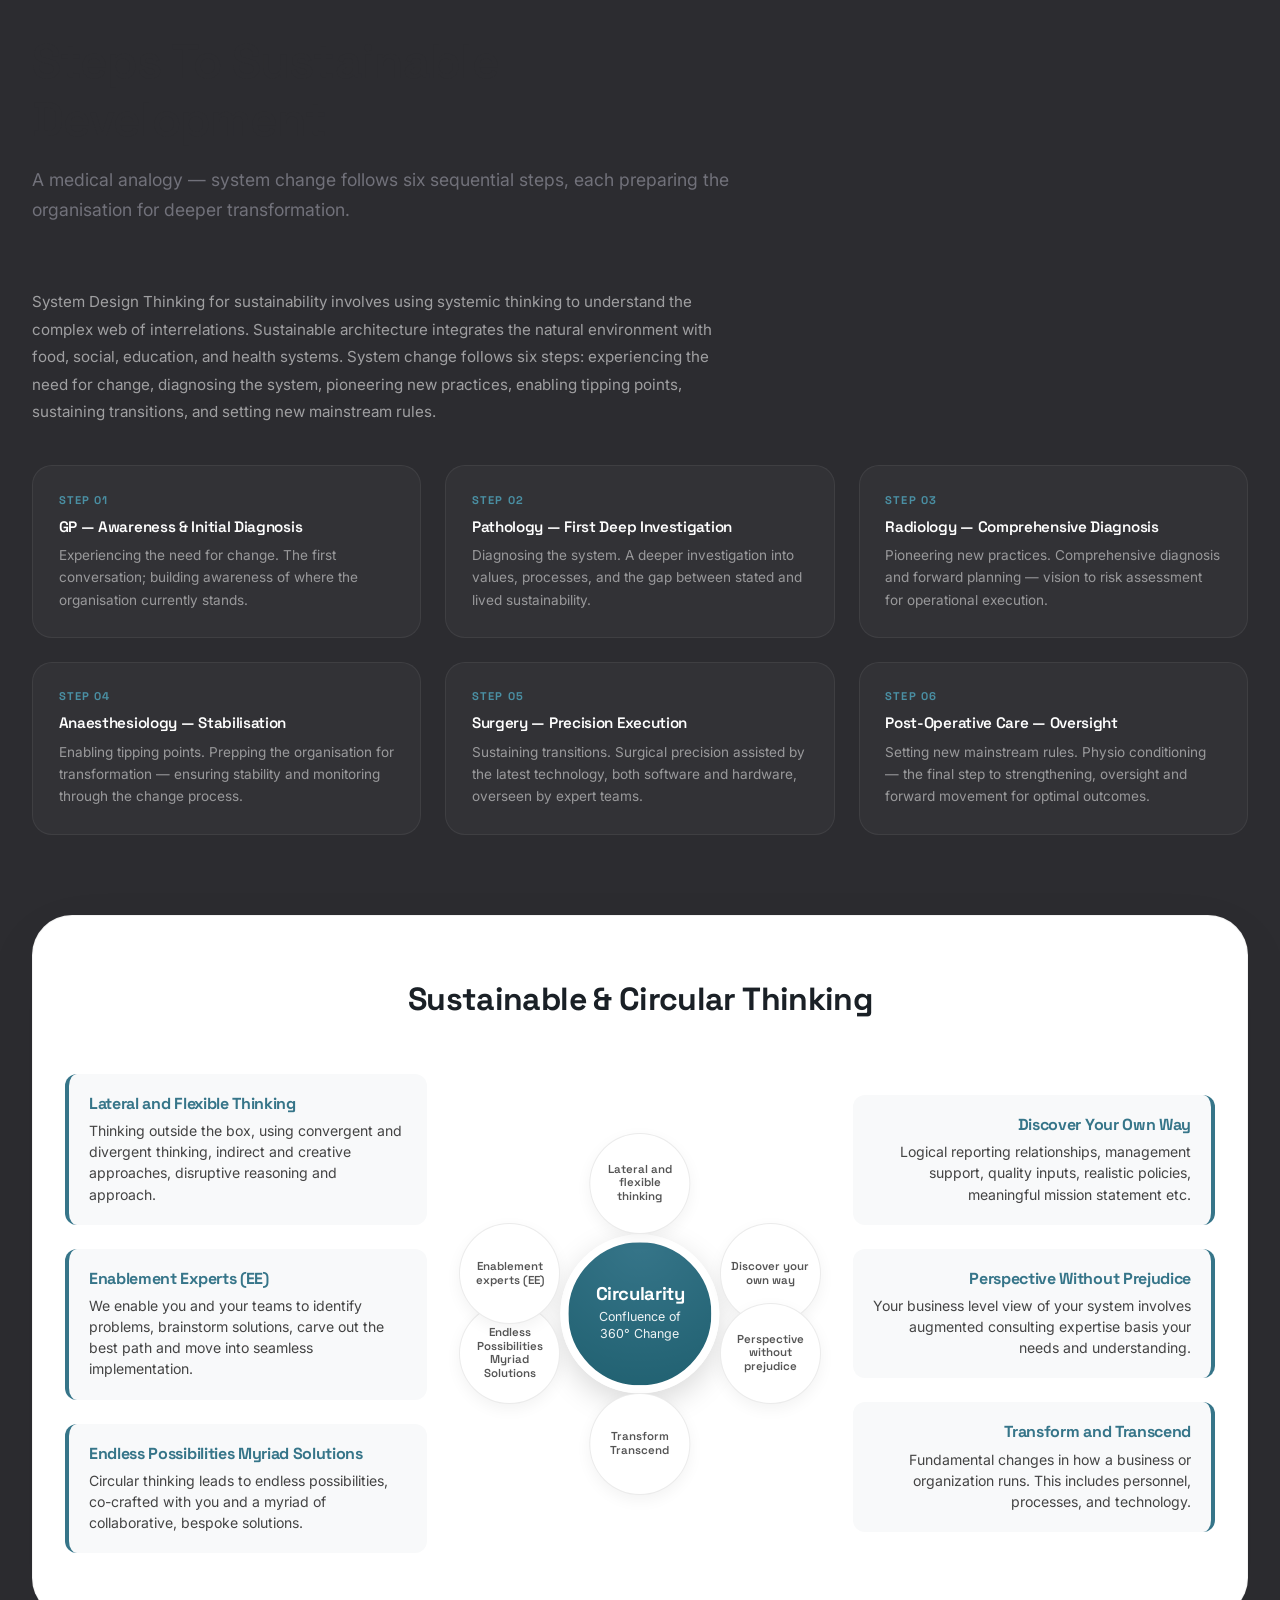
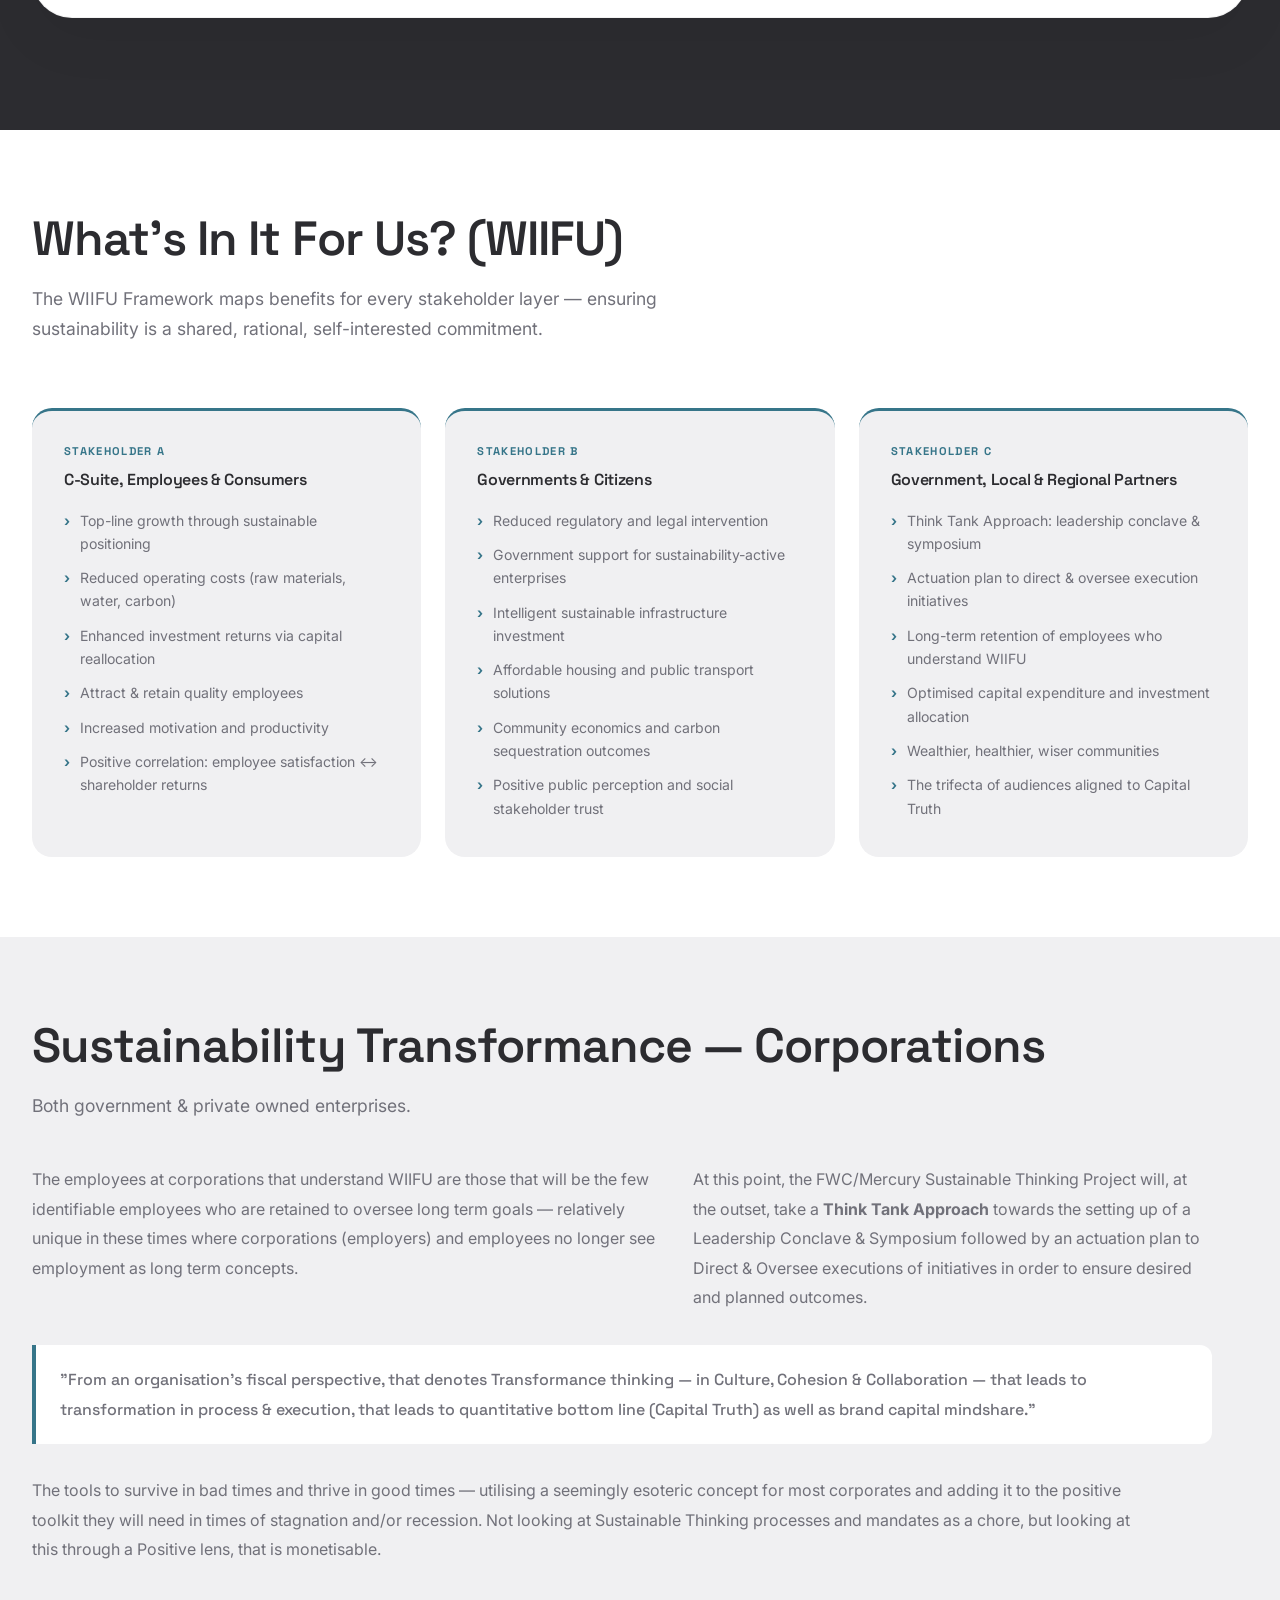
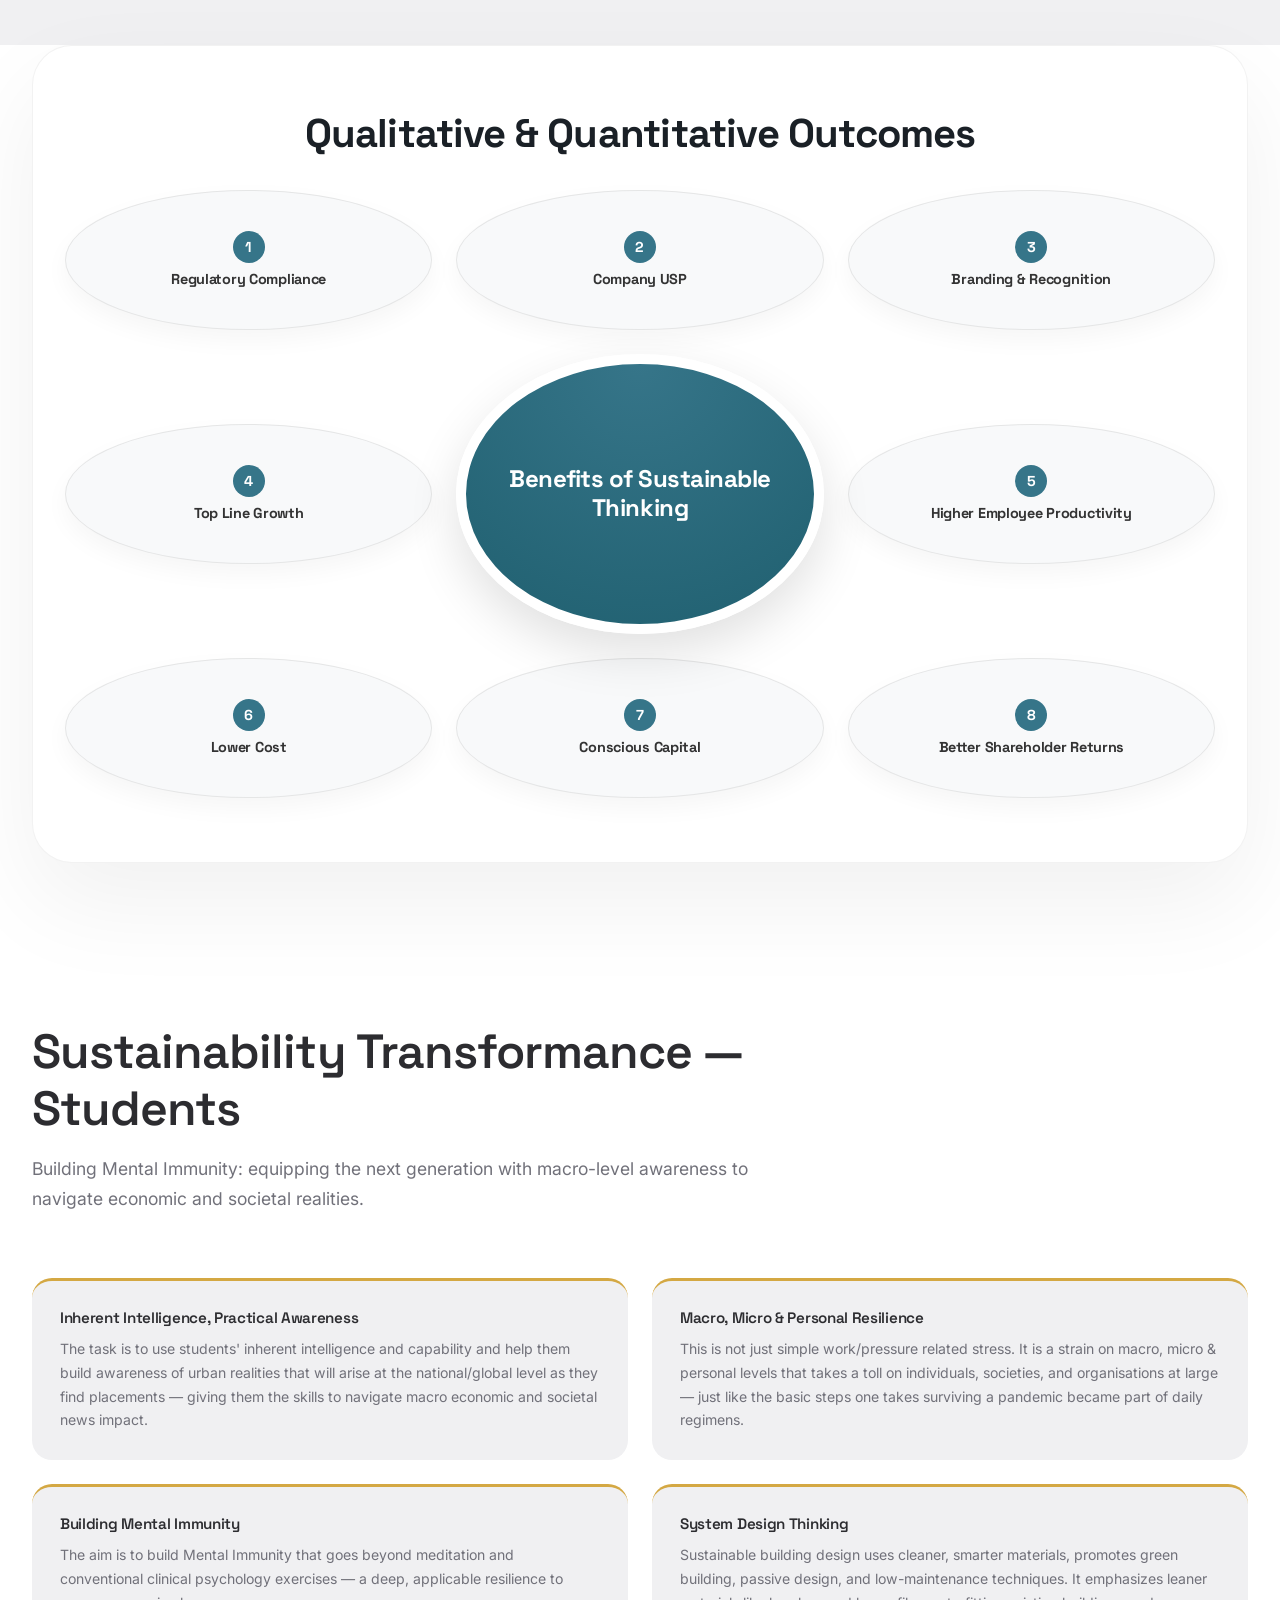
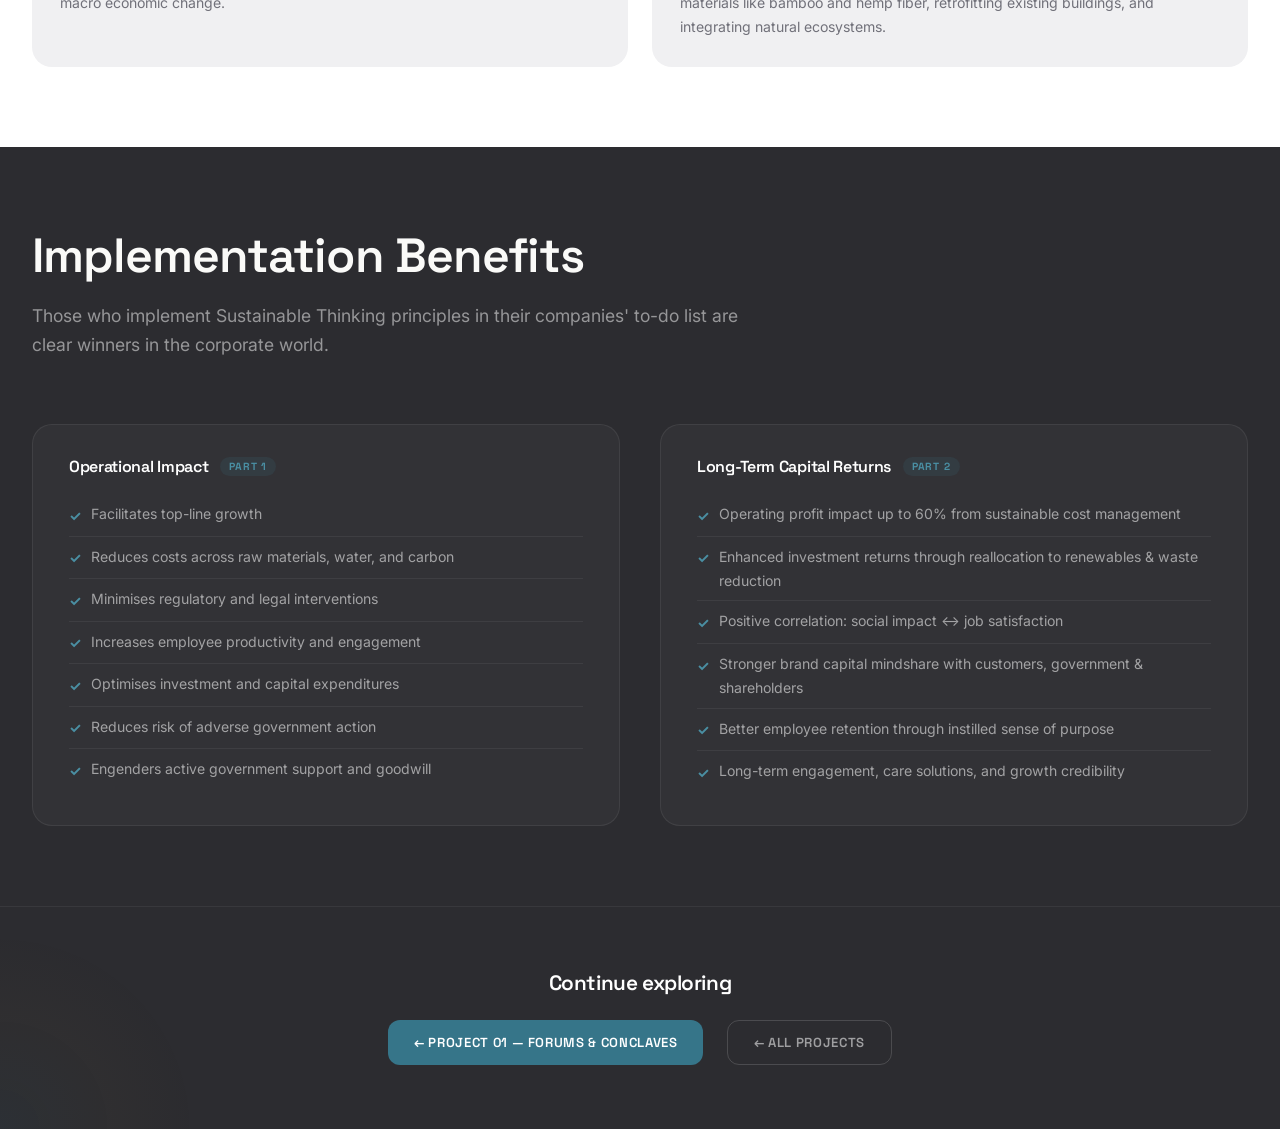
<file: project-02.html>
<!DOCTYPE html>
<html lang="en">
<head>
    <meta charset="UTF-8">
    <meta name="viewport" content="width=device-width, initial-scale=1.0">
    <title>The Doctrine — FPSD | Mercury SPC</title>
    <link rel="preconnect" href="https://fonts.googleapis.com">
    <link rel="preconnect" href="https://fonts.gstatic.com" crossorigin>
    <link href="https://fonts.googleapis.com/css2?family=Space+Grotesk:wght@300;400;500;600;700&family=Inter:wght@300;400;500;600;700&family=Caveat:wght@400;500;600;700&display=swap" rel="stylesheet">
    <link rel="stylesheet" href="styles-v2.css">
    <style>
        body { margin: 0; }

        /* ── Back ── */
        .p02-back {
            display: inline-flex;
            align-items: center;
            gap: 0.5rem;
            color: rgba(255,255,255,0.45);
            font-size: 0.85rem;
            font-family: var(--font-display);
            letter-spacing: 0.04em;
            text-decoration: none;
            transition: color 0.2s;
        }
        .p02-back:hover { color: var(--teal-light); }
        .p02-back svg { width: 16px; height: 16px; }

        /* ── Hero ── */
        .p02-hero {
            background: var(--dark);
            padding: 9rem 0 4rem;
            position: relative;
        }
        .p02-hero::before {
            content: '';
            position: absolute;
            inset: 0;
            background: radial-gradient(ellipse 70% 50% at 50% 0%, rgba(54,117,137,0.15) 0%, transparent 70%);
            pointer-events: none;
        }
        .p02-hero-badge {
            display: inline-block;
            background: rgba(54,117,137,0.15);
            border: 1px solid rgba(54,117,137,0.3);
            color: var(--teal-light);
            font-family: var(--font-display);
            font-size: 0.72rem;
            font-weight: 600;
            letter-spacing: 0.1em;
            text-transform: uppercase;
            padding: 0.3rem 0.9rem;
            border-radius: 100px;
            margin-top: 2rem;
            margin-bottom: 1.25rem;
        }
        .p02-hero h1 {
            font-family: var(--font-display);
            font-size: clamp(2rem, 4.5vw, 3.2rem);
            font-weight: 700;
            color: #ffffff;
            line-height: 1.15;
            margin-bottom: 0.5rem;
        }
        .p02-hero h1 span { color: var(--teal-light); }
        .p02-hero .p02-hero-tagline {
            font-family: var(--font-display);
            font-size: clamp(1.1rem, 2vw, 1.4rem);
            font-weight: 400;
            color: rgba(255,255,255,0.6);
            margin-bottom: 1rem;
        }
        .p02-hero p {
            color: rgba(255,255,255,0.45);
            font-size: 0.95rem;
            line-height: 1.7;
            max-width: 600px;
        }

        /* ── Doctrine graphics ── */
        .p02-graphic-band {
            padding: 0 0 4rem;
            background: var(--dark);
        }
        .p02-graphic-band--light {
            padding: 4rem 0 0;
            background: #ffffff;
        }
        .p02-graphic-band--dark {
            padding: 4rem 0 0;
            background: linear-gradient(180deg, var(--gray-bg) 0%, #ffffff 100%);
        }
        .p02-graphic-shell {
            background: #ffffff;
            border-radius: 40px;
            padding: 4rem 2rem;
            width: 100%;
            max-width: 1300px;
            margin: 0 auto;
            position: relative;
            overflow: hidden;
            box-shadow: 0 40px 100px rgba(0,0,0,0.06);
            border: 1px solid rgba(0,0,0,0.05);
        }
        .p02-graphic-title {
            position: relative;
            z-index: 1;
            margin-bottom: 3.5rem;
            text-align: center;
        }
        .p02-graphic-title h3 {
            font-family: var(--font-display);
            font-size: clamp(2rem, 4vw, 2.5rem);
            font-weight: 700;
            color: #1a2026;
            margin-bottom: 1rem;
        }
        .p02-graphic-title p {
            font-size: 1rem;
            color: #666;
            max-width: 720px;
            margin: 0 auto;
            line-height: 1.75;
        }
        .p02-title-bar {
            width: min(100%, 620px);
            height: 14px;
            border-radius: 999px;
            margin: 1.2rem auto 0;
            background: linear-gradient(90deg, #8ee6db 0%, #3ca1e6 58%, #2260ac 100%);
        }
        .p02-impact-grid {
            position: relative;
            z-index: 1;
            display: grid;
            grid-template-columns: repeat(5, minmax(0, 1fr));
            gap: 1.25rem;
            margin-top: 2rem;
        }
        .p02-impact-card {
            background: #f8f9fa;
            border-radius: 18px;
            padding: 1.5rem 1rem;
            min-height: 140px;
            border-bottom: 4px solid var(--teal);
            transition: all 0.3s ease;
            display: flex;
            flex-direction: column;
            justify-content: center;
            text-align: center;
        }
        .p02-impact-card:hover {
            transform: translateY(-5px);
            box-shadow: 0 15px 35px rgba(0,0,0,0.08);
            background: #ffffff;
        }
        .p02-impact-card h4 {
            font-family: var(--font-display);
            font-size: 0.95rem;
            font-weight: 700;
            color: var(--teal);
            text-transform: none;
            line-height: 1.25;
            margin-bottom: 0.5rem;
        }
        .p02-impact-card ul {
            list-style: none;
            padding: 0;
            margin: 0;
        }
        .p02-impact-card li {
            font-size: 0.82rem;
            line-height: 1.5;
            color: #555;
            margin: 0;
        }
        .p02-impact-foundation {
            position: relative;
            z-index: 1;
            margin-top: 3rem;
            padding: 2.25rem;
            border-radius: 20px;
            background: #f8f9fa;
            border: 1px solid rgba(0,0,0,0.05);
            text-align: center;
        }
        .p02-impact-foundation h4 {
            font-family: var(--font-display);
            font-size: 1.2rem;
            font-weight: 700;
            color: var(--teal);
            margin-bottom: 1.25rem;
            text-transform: none;
        }
        .p02-impact-foundation ul {
            list-style: none;
            padding: 0;
            margin: 0;
            display: flex;
            justify-content: center;
            gap: 2rem;
            flex-wrap: wrap;
        }
        .p02-impact-foundation li {
            font-size: 0.95rem;
            color: #666;
            line-height: 1.5;
        }
        .p02-impact-foundation li::before {
            content: '•';
            color: var(--teal);
            margin-right: 0.6rem;
        }
        .p02-outcomes-shell {
            background: #ffffff;
            box-shadow: 0 40px 100px rgba(0,0,0,0.06);
            border: 1px solid rgba(0,0,0,0.05);
            max-width: 1300px;
        }
        .p02-outcomes-shell .p02-graphic-title h3 {
            color: #1a2026;
        }
        .p02-outcomes-grid {
            position: relative;
            z-index: 1;
            display: grid;
            grid-template-columns: 1fr 1fr 1fr;
            grid-template-areas:
                'n8 n1 n2'
                'n7 core n3'
                'n6 n5 n4';
            gap: 1.5rem;
            align-items: center;
        }
        .p02-outcome-node {
            min-height: 140px;
            border-radius: 50%;
            padding: 1.25rem;
            background: #f8f9fa;
            border: 1px solid rgba(0,0,0,0.08);
            display: flex;
            flex-direction: column;
            justify-content: center;
            align-items: center;
            text-align: center;
            box-shadow: 0 10px 25px rgba(0,0,0,0.04);
            transition: all 0.3s ease;
        }
        .p02-outcome-node:hover {
            background: #ffffff;
            transform: scale(1.05);
            border-color: var(--teal);
        }
        .p02-outcome-badge {
            width: 32px;
            height: 32px;
            border-radius: 50%;
            display: grid;
            place-items: center;
            font-family: var(--font-display);
            font-size: 0.9rem;
            font-weight: 700;
            color: #ffffff;
            background: var(--teal);
            margin-bottom: 0.5rem;
        }
        .p02-outcome-node h4 {
            font-family: var(--font-display);
            font-size: 0.9rem;
            font-weight: 700;
            color: #333;
            line-height: 1.2;
        }
        .p02-outcome-core {
            grid-area: core;
            min-height: 280px;
            border-radius: 50%;
            background: radial-gradient(circle at top, var(--teal) 0%, #206070 100%);
            border: 10px solid #ffffff;
            box-shadow: 0 20px 50px rgba(0,0,0,0.12);
            display: flex;
            align-items: center;
            justify-content: center;
            text-align: center;
            padding: 2rem;
        }
        .p02-outcome-core h4 {
            font-family: var(--font-display);
            font-size: 1.5rem;
            font-weight: 700;
            color: #ffffff;
            line-height: 1.2;
            margin: 0;
        }
        .p02-outcome-core p { display: none; }
        .p02-circular-shell {
            background: #ffffff;
            padding: 4rem 2rem;
            border-radius: 40px;
            box-shadow: 0 20px 60px rgba(0,0,0,0.05);
        }
        .p02-circular-shell .p02-graphic-title h3 {
            color: #1a2026;
            font-size: 2rem;
            margin-bottom: 3rem;
        }
        .p02-circular-layout {
            position: relative;
            z-index: 1;
            display: grid;
            grid-template-columns: 1fr 1fr 1fr;
            gap: 2rem;
            align-items: center;
        }
        .p02-circular-notes {
            display: flex;
            flex-direction: column;
            gap: 1.5rem;
        }
        .p02-circular-note {
            padding: 1.25rem;
            border-radius: 12px;
            background: #f8f9fa;
            border-left: 4px solid var(--teal);
            transition: transform 0.3s ease;
            text-align: left;
        }
        .p02-circular-notes:last-of-type .p02-circular-note {
            border-left: none;
            border-right: 4px solid var(--teal);
            text-align: right;
        }
        .p02-circular-note h4 {
            color: var(--teal);
            font-size: 1rem;
            margin-bottom: 0.45rem;
            font-weight: 700;
        }
        .p02-circular-note p {
            color: #444;
            font-size: 0.88rem;
            line-height: 1.5;
            margin: 0;
        }
        .p02-circular-wheel-wrap {
            position: relative;
            width: 100%;
            aspect-ratio: 1 / 1;
        }
        .p02-circular-wheel {
            position: absolute;
            top: 0;
            left: 0;
            width: 100%;
            height: 100%;
            display: block;
        }
        .p02-circular-facet,
        .p02-circular-core {
            border-radius: 50%;
            text-align: center;
            display: flex;
            align-items: center;
            justify-content: center;
            position: absolute;
        }
        .p02-circular-facet {
            width: 28%;
            height: 28%;
            background: #ffffff;
            color: #555;
            font-family: var(--font-display);
            font-size: 0.72rem;
            font-weight: 600;
            line-height: 1.2;
            border: 1px solid rgba(0,0,0,0.08);
            box-shadow: 0 5px 15px rgba(0,0,0,0.05);
            padding: 0.5rem;
            z-index: 2;
        }
        /* Hexagonal distribution */
        .p02-circular-facet:nth-child(1) { top: 0; left: 50%; transform: translateX(-50%); }
        .p02-circular-facet:nth-child(2) { top: 25%; right: 0; }
        .p02-circular-facet:nth-child(3) { bottom: 25%; right: 0; }
        .p02-circular-facet:nth-child(4) { bottom: 0; left: 50%; transform: translateX(-50%); }
        .p02-circular-facet:nth-child(5) { bottom: 25%; left: 0; }
        .p02-circular-facet:nth-child(6) { top: 25%; left: 0; }

        .p02-circular-core {
            top: 50%;
            left: 50%;
            transform: translate(-50%, -50%);
            width: 44%;
            height: 44%;
            background: radial-gradient(circle at top, var(--teal) 0%, #206070 100%);
            border: 8px solid #ffffff;
            box-shadow: 0 10px 30px rgba(0,0,0,0.15);
            padding: 1rem;
            z-index: 1;
        }
        .p02-circular-core h4 {
            font-family: var(--font-display);
            font-size: 1.15rem;
            font-weight: 800;
            color: #ffffff;
            margin-bottom: 0.3rem;
            line-height: 1.1;
        }
        .p02-circular-core p {
            color: rgba(255,255,255,0.92);
            font-size: 0.78rem;
            line-height: 1.35;
            margin: 0;
        }

        /* ── Six Pillars ── */
        .p02-pillars {
            background: #ffffff;
            padding: 5rem 0;
        }
        .p02-pillars-grid {
            display: grid;
            grid-template-columns: repeat(3, 1fr);
            gap: 1.5rem;
            margin-top: 2.5rem;
        }
        .p02-pillar {
            background: var(--gray-bg);
            border-radius: var(--radius-lg);
            padding: 1.75rem;
            border-top: 3px solid var(--teal);
            transition: transform 0.2s, box-shadow 0.2s;
        }
        .p02-pillar:hover {
            transform: translateY(-4px);
            box-shadow: var(--shadow-lg);
        }
        .p02-pillar-num {
            font-family: var(--font-display);
            font-size: 2rem;
            font-weight: 700;
            color: var(--teal);
            opacity: 0.3;
            line-height: 1;
            margin-bottom: 0.6rem;
        }
        .p02-pillar h4 {
            font-family: var(--font-display);
            font-size: 0.95rem;
            font-weight: 600;
            color: var(--dark);
            margin-bottom: 0.5rem;
        }
        .p02-pillar p {
            font-size: 0.88rem;
            color: var(--muted);
            line-height: 1.65;
        }

        /* ── Transformance ── */
        .p02-transformance {
            background: var(--gray-bg);
            padding: 5rem 0;
        }
        .p02-two-col {
            display: grid;
            grid-template-columns: 1fr 1fr;
            gap: 3rem;
            margin-top: 2.5rem;
        }
        .p02-text-block h3 {
            font-family: var(--font-display);
            font-size: 1.15rem;
            font-weight: 600;
            color: var(--dark);
            margin-bottom: 1rem;
            padding-bottom: 0.6rem;
            border-bottom: 2px solid var(--teal);
        }
        .p02-text-block p {
            font-size: 0.92rem;
            color: var(--muted);
            line-height: 1.8;
            margin-bottom: 1rem;
        }
        .p02-quote {
            background: #ffffff;
            border-left: 4px solid var(--teal);
            border-radius: 0 var(--radius-md) var(--radius-md) 0;
            padding: 1.25rem 1.5rem;
            margin: 1.5rem 0;
        }
        .p02-quote p {
            font-family: var(--font-display);
            font-size: 0.92rem;
            font-weight: 500;
            color: var(--dark);
            line-height: 1.7;
            margin: 0;
        }

        /* ── Sustainable Thinking Steps ── */
        .p02-steps {
            background: var(--dark);
            padding: 5rem 0;
        }
        .p02-steps-intro {
            max-width: 700px;
            margin-bottom: 2.5rem;
        }
        .p02-steps-intro p {
            font-size: 0.95rem;
            color: rgba(255,255,255,0.55);
            line-height: 1.8;
        }
        .p02-steps-grid {
            display: grid;
            grid-template-columns: repeat(3, 1fr);
            gap: 1.5rem;
        }
        .p02-step {
            background: rgba(255,255,255,0.03);
            border: 1px solid rgba(255,255,255,0.06);
            border-radius: var(--radius-lg);
            padding: 1.6rem;
            transition: border-color 0.2s;
        }
        .p02-step:hover { border-color: rgba(54,117,137,0.3); }
        .p02-step-idx {
            font-family: var(--font-display);
            font-size: 0.7rem;
            font-weight: 700;
            letter-spacing: 0.1em;
            text-transform: uppercase;
            color: var(--teal-light);
            margin-bottom: 0.5rem;
        }
        .p02-step h4 {
            font-family: var(--font-display);
            font-size: 0.95rem;
            font-weight: 600;
            color: #ffffff;
            margin-bottom: 0.5rem;
        }
        .p02-step p {
            font-size: 0.85rem;
            color: rgba(255,255,255,0.5);
            line-height: 1.65;
        }

        /* ── WIIFU ── */
        .p02-wiifu {
            background: #ffffff;
            padding: 5rem 0;
        }
        .p02-wiifu-grid {
            display: grid;
            grid-template-columns: repeat(3, 1fr);
            gap: 1.5rem;
            margin-top: 2.5rem;
        }
        .p02-wiifu-card {
            background: var(--gray-bg);
            border-radius: var(--radius-lg);
            padding: 2rem;
            border-top: 3px solid var(--teal);
            transition: transform 0.2s;
        }
        .p02-wiifu-card:hover { transform: translateY(-3px); }
        .p02-wiifu-label {
            font-family: var(--font-display);
            font-size: 0.7rem;
            font-weight: 700;
            letter-spacing: 0.12em;
            text-transform: uppercase;
            color: var(--teal);
            margin-bottom: 0.6rem;
        }
        .p02-wiifu-card h4 {
            font-family: var(--font-display);
            font-size: 1rem;
            font-weight: 600;
            color: var(--dark);
            margin-bottom: 0.85rem;
        }
        .p02-wiifu-list {
            list-style: none;
            padding: 0;
            margin: 0;
        }
        .p02-wiifu-list li {
            font-size: 0.88rem;
            color: var(--muted);
            line-height: 1.65;
            padding: 0.35rem 0;
            padding-left: 1rem;
            position: relative;
        }
        .p02-wiifu-list li::before {
            content: '›';
            position: absolute;
            left: 0;
            color: var(--teal);
            font-weight: 700;
        }

        /* ── Corporations ── */
        .p02-corp {
            background: var(--gray-bg);
            padding: 5rem 0;
        }
            .p02-corp .section-header {
                max-width: 1080px;
                margin-bottom: 2.75rem;
            }
            .p02-corp .section-desc {
                max-width: 900px;
            }
        .p02-corp-body {
                display: grid;
                grid-template-columns: minmax(0, 1.15fr) minmax(320px, 0.95fr);
                gap: 1.5rem 2rem;
                max-width: 1180px;
                margin-top: 2rem;
                align-items: start;
        }
        .p02-corp-body p {
                font-size: 1rem;
            color: var(--muted);
                line-height: 1.85;
                margin-bottom: 0;
        }
            .p02-corp-body > p:nth-child(1) {
                grid-column: 1;
            }
            .p02-corp-body > p:nth-child(2) {
                grid-column: 2;
            }
        .p02-corp-body .p02-quote {
                grid-column: 1 / -1;
                margin: 0.5rem 0;
            }
            .p02-corp-body > p:last-child {
                grid-column: 1 / -1;
                max-width: 1100px;
        }

        /* ── Students ── */
        .p02-students {
            background: #ffffff;
            padding: 5rem 0;
        }
        .p02-students-grid {
            display: grid;
            grid-template-columns: repeat(2, 1fr);
            gap: 1.5rem;
            margin-top: 2.5rem;
        }
        .p02-student-card {
            background: var(--gray-bg);
            border-radius: var(--radius-lg);
            padding: 1.75rem;
            border-top: 3px solid var(--gold);
        }
        .p02-student-card h4 {
            font-family: var(--font-display);
            font-size: 0.95rem;
            font-weight: 600;
            color: var(--dark);
            margin-bottom: 0.6rem;
        }
        .p02-student-card p {
            font-size: 0.88rem;
            color: var(--muted);
            line-height: 1.7;
        }

        /* ── Benefits ── */
        .p02-benefits {
            background: var(--dark);
            padding: 5rem 0;
        }
        .p02-benefits-row {
            display: grid;
            grid-template-columns: 1fr 1fr;
            gap: 2.5rem;
            margin-top: 2.5rem;
        }
        .p02-benefit-panel {
            background: rgba(255,255,255,0.03);
            border: 1px solid rgba(255,255,255,0.07);
            border-radius: var(--radius-lg);
            padding: 2rem 2.25rem;
        }
        .p02-benefit-panel h3 {
            font-family: var(--font-display);
            font-size: 1rem;
            font-weight: 600;
            color: #ffffff;
            margin-bottom: 1.1rem;
            display: flex;
            align-items: center;
            gap: 0.75rem;
        }
        .p02-benefit-panel h3 .tag {
            background: rgba(54,117,137,0.15);
            color: var(--teal-light);
            font-size: 0.65rem;
            font-weight: 700;
            letter-spacing: 0.08em;
            text-transform: uppercase;
            padding: 0.2rem 0.55rem;
            border-radius: 100px;
        }
        .p02-benefit-list {
            list-style: none;
            padding: 0;
            margin: 0;
        }
        .p02-benefit-list li {
            font-size: 0.88rem;
            color: rgba(255,255,255,0.55);
            line-height: 1.7;
            padding: 0.5rem 0;
            border-bottom: 1px solid rgba(255,255,255,0.06);
            display: flex;
            align-items: flex-start;
            gap: 0.6rem;
        }
        .p02-benefit-list li:last-child { border-bottom: none; }
        .p02-benefit-list li::before {
            content: '✓';
            color: var(--teal-light);
            font-weight: 700;
            flex-shrink: 0;
            margin-top: 0.1rem;
        }

        /* ── Footer ── */
        .p02-footer {
            background: var(--dark);
            border-top: 1px solid rgba(255,255,255,0.06);
            padding: 4rem 0;
            text-align: center;
        }
        .p02-footer h3 {
            font-family: var(--font-display);
            font-size: 1.3rem;
            font-weight: 600;
            color: #ffffff;
            margin-bottom: 1.5rem;
        }
        .p02-footer-links {
            display: flex;
            justify-content: center;
            gap: 1.5rem;
            flex-wrap: wrap;
        }
        .p02-footer-links a {
            display: inline-flex;
            align-items: center;
            gap: 0.4rem;
            padding: 0.7rem 1.6rem;
            font-family: var(--font-display);
            font-size: 0.82rem;
            font-weight: 600;
            letter-spacing: 0.05em;
            text-transform: uppercase;
            text-decoration: none;
            border-radius: var(--radius-md);
            transition: all 0.2s;
        }
        .p02-footer-links .btn-primary {
            background: var(--teal);
            color: #ffffff;
        }
        .p02-footer-links .btn-primary:hover { background: #2a607a; }
        .p02-footer-links .btn-ghost {
            background: transparent;
            border: 1.5px solid rgba(255,255,255,0.15);
            color: rgba(255,255,255,0.55);
        }
        .p02-footer-links .btn-ghost:hover {
            border-color: var(--teal);
            color: var(--teal-light);
        }

        /* ── Responsive ── */
        @media (max-width: 900px) {
            .p02-pillars-grid,
            .p02-steps-grid,
            .p02-wiifu-grid { grid-template-columns: repeat(2, 1fr); }
            .p02-two-col,
            .p02-benefits-row,
            .p02-students-grid { grid-template-columns: 1fr; }
            .p02-impact-grid { grid-template-columns: repeat(2, minmax(0, 1fr)); }
            .p02-corp-body {
                grid-template-columns: 1fr;
                max-width: none;
            }
            .p02-corp-body > p:nth-child(1),
            .p02-corp-body > p:nth-child(2),
            .p02-corp-body .p02-quote,
            .p02-corp-body > p:last-child {
                grid-column: auto;
            }
            .p02-outcomes-grid,
            .p02-circular-layout { grid-template-columns: 1fr; }
            .p02-outcomes-grid {
                grid-template-areas:
                    'core'
                    'n1'
                    'n2'
                    'n3'
                    'n4'
                    'n5'
                    'n6'
                    'n7'
                    'n8';
            }
            .p02-outcome-core { min-height: 240px; border-radius: 32px; }
            .p02-circular-wheel { grid-template-columns: repeat(2, minmax(0, 1fr)); }
            .p02-circular-core {
                grid-column: 1 / -1;
                grid-row: auto;
                min-height: 220px;
            }
        }
        @media (max-width: 600px) {
            .p02-pillars-grid,
            .p02-steps-grid,
            .p02-wiifu-grid,
            .p02-students-grid { grid-template-columns: 1fr; }
            .p02-graphic-shell { padding: 1.25rem; border-radius: 22px; }
            .p02-impact-grid,
            .p02-circular-wheel { grid-template-columns: 1fr; }
            .p02-impact-foundation ul { justify-content: flex-start; }
            .p02-corp .section-header {
                margin-bottom: 2rem;
            }
            .p02-corp-body {
                gap: 1rem;
            }
        }
    </style>
</head>
<body>

    <!-- Navigation -->
    <nav class="nav">
        <div class="nav-container">
            <a href="index.html" class="nav-logo">
                <span class="logo-text">Mercury<span class="logo-spc">SPC</span></span>
            </a>
            <div class="nav-links" id="navLinks">
                <a href="index.html#philosophy">Cornerstone</a>
                <a href="index.html#what-we-do">What We Do</a>
                <a href="index.html#traditional-stewardship">Traditional stewardship</a>
                <a href="index.html#team">Team</a>
                <a href="index.html#contact" class="nav-cta">Partner With Us</a>
            </div>
            <button class="nav-toggle" id="navToggle">
                <span></span><span></span><span></span>
            </button>
        </div>
    </nav>

    <!-- ==============================
         HERO
    ============================== -->
    <header class="p02-hero">
        <div class="container">
            <a href="green-rinsing-execution.html" class="p02-back">
                <svg viewBox="0 0 16 16" fill="none" stroke="currentColor" stroke-width="2"><path d="M10 3L5 8l5 5"/></svg>
                Go Back
            </a>
            <div class="p02-hero-badge">Project 02</div>
            <h1>The <span>Doctrine</span></h1>
            <div class="p02-hero-tagline">The Mercury SPC Fiscally Positive Sustainability Doctrine (FPSD)</div>
            <p>Sustainability in design and sustainable development is not a scientific issue — it is a human issue with a huge economic overtone.</p>
        </div>
    </header>

    <section class="p02-graphic-band" style="background: #ffffff; padding: 5rem 0;">
        <div class="container">
            <div class="p02-graphic-shell p02-impact-shell">
                <div class="p02-graphic-title">
                    <h3>Why Sustainable Thinking Transformance?</h3>
                </div>
                <div class="p02-impact-grid">
                    <article class="p02-impact-card">
                        <h4>Profitability</h4>
                        <p>Better operational performance in 88% of companies. Good for pocket and planet.</p>
                    </article>
                    <article class="p02-impact-card">
                        <h4>Regulatory Compliance</h4>
                        <p>Greater strategic freedom through deregulation; earn subsidies and government support.</p>
                    </article>
                    <article class="p02-impact-card">
                        <h4>Company USP</h4>
                        <p>Being an early adopter or entrant creates a first mover advantage.</p>
                    </article>
                    <article class="p02-impact-card">
                        <h4>Branding &amp; Recognition</h4>
                        <p>Enhanced branding and perception due to wide ranging impact.</p>
                    </article>
                    <article class="p02-impact-card">
                        <h4>Top Line Growth</h4>
                        <p>Tap new markets, attract new B2B and B2C customers, and gain better access to resources.</p>
                    </article>
                    <article class="p02-impact-card">
                        <h4>Higher Employee Productivity</h4>
                        <p>Boost employee motivation and attract talent with enhanced social credibility.</p>
                    </article>
                    <article class="p02-impact-card">
                        <h4>Lower Cost</h4>
                        <p>Lower energy consumption, reduced resource intake, and easier access to finance.</p>
                    </article>
                    <article class="p02-impact-card">
                        <h4>Conscious Capital</h4>
                        <p>Lowered cost of capital for sustainability-compliant companies.</p>
                    </article>
                    <article class="p02-impact-card">
                        <h4>Better Shareholder Returns</h4>
                        <p>Better stock performance in 80% of companies.</p>
                    </article>
                    <article class="p02-impact-card">
                        <h4>Early Adopters</h4>
                        <p>Target millennials (67% of millennial millionaires invest based on social factors).</p>
                    </article>
                </div>
                <div class="p02-impact-foundation" style="margin-top: 3rem; background: #f8f9fa; padding: 2rem; border-radius: 20px; text-align: center; border: 1px solid rgba(0,0,0,0.05);">
                    <h4 style="color: var(--teal); font-weight: 700; margin-bottom: 1rem; text-transform: none;">The Essential Foundation</h4>
                    <p style="color: #666; font-size: 0.95rem; margin-bottom: 0;">Sustainable Thinking &bull; Cultural Transformation &bull; Leadership Vision &bull; Team Cohesion</p>
                </div>
            </div>
        </div>
    </section>

    <!-- ==============================
         THE SIX PILLARS
    ============================== -->
    <section class="p02-pillars">
        <div class="container">
            <div class="section-header">
                <h2 class="section-title">The Six Pillars</h2>
                <p class="section-desc">Foundational principles that transform sustainability from obligation to economic opportunity.</p>
            </div>
            <div class="p02-pillars-grid">
                <div class="p02-pillar">
                    <div class="p02-pillar-num">01</div>
                    <h4>Community Involvement</h4>
                    <p>Sustainability starts with community engagement and evolves into community economics — the foundation everything else builds upon.</p>
                </div>
                <div class="p02-pillar">
                    <div class="p02-pillar-num">02</div>
                    <h4>Economic Stimulus</h4>
                    <p>Investment in defense and infrastructure are proven economic stimulators; the imperative is to shift focus towards sustainable infrastructure as the growth driver.</p>
                </div>
                <div class="p02-pillar">
                    <div class="p02-pillar-num">03</div>
                    <h4>Intelligent Infrastructure</h4>
                    <p>Stimulating economies through infrastructure spending leads naturally to intelligent, sustainable development when the systems are designed with long-term thinking.</p>
                </div>
                <div class="p02-pillar">
                    <div class="p02-pillar-num">04</div>
                    <h4>Affordable Housing &amp; Public Transport</h4>
                    <p>Building affordable housing and new public infrastructure stimulates the economy while promoting sustainable community living at scale.</p>
                </div>
                <div class="p02-pillar">
                    <div class="p02-pillar-num">05</div>
                    <h4>Carbon Sequestration</h4>
                    <p>Regenerative agriculture and integrated urban-rural building systems can sequester carbon while creating new productive land-use economies.</p>
                </div>
                <div class="p02-pillar">
                    <div class="p02-pillar-num">06</div>
                    <h4>Holistic Benefits</h4>
                    <p>Sustainable development will make organisations — and the communities they serve — wealthier, healthier, and wiser. That is the full-spectrum return.</p>
                </div>
            </div>
        </div>
    </section>

    <!-- ==============================
         JOURNEY OF TRANSFORMANCE
    ============================== -->
    <section class="p02-transformance">
        <div class="container">
            <div class="section-header">
                <h2 class="section-title">The Journey of Transformance</h2>
                <p class="section-desc">Sustainable Thinking, used as a wedge tool, leads to Cohesion, Collaboration, Calibration, Culture Reconstruction — and thereby Transformance.</p>
            </div>
            <div class="p02-two-col">
                <div class="p02-text-block">
                    <h3>Part 1 — Awareness to Action</h3>
                    <p>Use the incoming mandate imperative as a welcome positive to start thinking of sustainable and sustainability in broader terms than just the environment.</p>
                    <p>The concept of sustainability starts with <strong>awareness</strong> as a first step in the short term; <strong>planning and vision construction</strong> in the medium term; and <strong>outcomes and benefits</strong> in the long term. It is not, largely, a quick-fix short-term solution.</p>
                    <div class="p02-quote">
                        <p>"Now thanks to Sustainability we have tapped the first layer of medium to long-term thinking — which is certainly not quarterly driven but perhaps quarterly monitored."</p>
                    </div>
                    <p>Which is why medium long-term practices of companies are usually only appreciated by promoters, boards and customers — without realising it, you have the trifecta of audiences when it comes to medium and long-term awareness.</p>
                </div>
                <div class="p02-text-block">
                    <h3>Part 2 — Capital Truth</h3>
                    <p>Sustainability Transformance encompasses the willingness and ability to change what you produce and how you produce it vis-à-vis the world and the people that inhabit it. It's the Process-to-Planet part of the system.</p>
                    <p>When you are able to transform what and how you do what you do, it means you are using sustainable thinking to <strong>alter, calibrate and pivot</strong> your process and methodology — which only comes from and denotes an ability and willingness to change.</p>
                    <div class="p02-quote">
                        <p>"Only when employees and stakeholders agree to the collective Capital Truth does cemented cohesion lead to actual capital growth — and when this happens, it's all hands on deck."</p>
                    </div>
                    <p>It's like the monsoons — if it's going to rain increasingly unpredictably, then farmers have had to, and have already begun to adapt. Adaption is the imperative in these dynamic times.</p>
                </div>
            </div>
        </div>
    </section>

    <!-- ==============================
         STEPS TO SUSTAINABLE DEVELOPMENT
    ============================== -->
    <section class="p02-steps">
        <div class="container">
            <div class="section-header">
                <h2 class="section-title">Steps To Sustainable Development</h2>
                <p class="section-desc">A medical analogy — system change follows six sequential steps, each preparing the organisation for deeper transformation.</p>
            </div>
            <div class="p02-steps-intro">
                <p>System Design Thinking for sustainability involves using systemic thinking to understand the complex web of interrelations. Sustainable architecture integrates the natural environment with food, social, education, and health systems. System change follows six steps: experiencing the need for change, diagnosing the system, pioneering new practices, enabling tipping points, sustaining transitions, and setting new mainstream rules.</p>
            </div>

            <div class="p02-steps-grid">
                <div class="p02-step">
                    <div class="p02-step-idx">Step 01</div>
                    <h4>GP — Awareness &amp; Initial Diagnosis</h4>
                    <p>Experiencing the need for change. The first conversation; building awareness of where the organisation currently stands.</p>
                </div>
                <div class="p02-step">
                    <div class="p02-step-idx">Step 02</div>
                    <h4>Pathology — First Deep Investigation</h4>
                    <p>Diagnosing the system. A deeper investigation into values, processes, and the gap between stated and lived sustainability.</p>
                </div>
                <div class="p02-step">
                    <div class="p02-step-idx">Step 03</div>
                    <h4>Radiology — Comprehensive Diagnosis</h4>
                    <p>Pioneering new practices. Comprehensive diagnosis and forward planning — vision to risk assessment for operational execution.</p>
                </div>
                <div class="p02-step">
                    <div class="p02-step-idx">Step 04</div>
                    <h4>Anaesthesiology — Stabilisation</h4>
                    <p>Enabling tipping points. Prepping the organisation for transformation — ensuring stability and monitoring through the change process.</p>
                </div>
                <div class="p02-step">
                    <div class="p02-step-idx">Step 05</div>
                    <h4>Surgery — Precision Execution</h4>
                    <p>Sustaining transitions. Surgical precision assisted by the latest technology, both software and hardware, overseen by expert teams.</p>
                </div>
                <div class="p02-step">
                    <div class="p02-step-idx">Step 06</div>
                    <h4>Post-Operative Care — Oversight</h4>
                    <p>Setting new mainstream rules. Physio conditioning — the final step to strengthening, oversight and forward movement for optimal outcomes.</p>
                </div>
            </div>

            <!-- Redesigned Sustainable & Circular Thinking Graphic -->
            <div class="p02-graphic-shell p02-circular-shell" style="margin: 5rem 0 2rem;">
                <div class="p02-graphic-title">
                    <h3>Sustainable &amp; Circular Thinking</h3>
                </div>
                <div class="p02-circular-layout">
                    <div class="p02-circular-notes">
                        <div class="p02-circular-note">
                            <h4>Lateral and Flexible Thinking</h4>
                            <p>Thinking outside the box, using convergent and divergent thinking, indirect and creative approaches, disruptive reasoning and approach.</p>
                        </div>
                        <div class="p02-circular-note">
                            <h4>Enablement Experts (EE)</h4>
                            <p>We enable you and your teams to identify problems, brainstorm solutions, carve out the best path and move into seamless implementation.</p>
                        </div>
                        <div class="p02-circular-note">
                            <h4>Endless Possibilities Myriad Solutions</h4>
                            <p>Circular thinking leads to endless possibilities, co-crafted with you and a myriad of collaborative, bespoke solutions.</p>
                        </div>
                    </div>
                    <div class="p02-circular-wheel-wrap">
                        <div class="p02-circular-wheel">
                            <div class="p02-circular-facet">Lateral and flexible thinking</div>
                            <div class="p02-circular-facet">Discover your own way</div>
                            <div class="p02-circular-facet">Perspective without prejudice</div>
                            <div class="p02-circular-facet">Transform Transcend</div>
                            <div class="p02-circular-facet">Endless Possibilities Myriad Solutions</div>
                            <div class="p02-circular-facet">Enablement experts (EE)</div>
                            <div class="p02-circular-core">
                                <div>
                                    <h4>Circularity</h4>
                                    <p>Confluence of 360&deg; Change</p>
                                </div>
                            </div>
                        </div>
                    </div>
                    <div class="p02-circular-notes">
                        <div class="p02-circular-note">
                            <h4>Discover Your Own Way</h4>
                            <p>Logical reporting relationships, management support, quality inputs, realistic policies, meaningful mission statement etc.</p>
                        </div>
                        <div class="p02-circular-note">
                            <h4>Perspective Without Prejudice</h4>
                            <p>Your business level view of your system involves augmented consulting expertise basis your needs and understanding.</p>
                        </div>
                        <div class="p02-circular-note">
                            <h4>Transform and Transcend</h4>
                            <p>Fundamental changes in how a business or organization runs. This includes personnel, processes, and technology.</p>
                        </div>
                    </div>
                </div>
            </div>
        </div>
    </section>

    <!-- ==============================
         WIIFU — WHAT'S IN IT FOR US
    ============================== -->
    <section class="p02-wiifu">
        <div class="container">
            <div class="section-header">
                <h2 class="section-title">What's In It For Us? (WIIFU)</h2>
                <p class="section-desc">The WIIFU Framework maps benefits for every stakeholder layer — ensuring sustainability is a shared, rational, self-interested commitment.</p>
            </div>
            <div class="p02-wiifu-grid">
                <div class="p02-wiifu-card">
                    <div class="p02-wiifu-label">Stakeholder A</div>
                    <h4>C-Suite, Employees &amp; Consumers</h4>
                    <ul class="p02-wiifu-list">
                        <li>Top-line growth through sustainable positioning</li>
                        <li>Reduced operating costs (raw materials, water, carbon)</li>
                        <li>Enhanced investment returns via capital reallocation</li>
                        <li>Attract &amp; retain quality employees</li>
                        <li>Increased motivation and productivity</li>
                        <li>Positive correlation: employee satisfaction ↔ shareholder returns</li>
                    </ul>
                </div>
                <div class="p02-wiifu-card">
                    <div class="p02-wiifu-label">Stakeholder B</div>
                    <h4>Governments &amp; Citizens</h4>
                    <ul class="p02-wiifu-list">
                        <li>Reduced regulatory and legal intervention</li>
                        <li>Government support for sustainability-active enterprises</li>
                        <li>Intelligent sustainable infrastructure investment</li>
                        <li>Affordable housing and public transport solutions</li>
                        <li>Community economics and carbon sequestration outcomes</li>
                        <li>Positive public perception and social stakeholder trust</li>
                    </ul>
                </div>
                <div class="p02-wiifu-card">
                    <div class="p02-wiifu-label">Stakeholder C</div>
                    <h4>Government, Local &amp; Regional Partners</h4>
                    <ul class="p02-wiifu-list">
                        <li>Think Tank Approach: leadership conclave &amp; symposium</li>
                        <li>Actuation plan to direct &amp; oversee execution initiatives</li>
                        <li>Long-term retention of employees who understand WIIFU</li>
                        <li>Optimised capital expenditure and investment allocation</li>
                        <li>Wealthier, healthier, wiser communities</li>
                        <li>The trifecta of audiences aligned to Capital Truth</li>
                    </ul>
                </div>
            </div>
        </div>
    </section>

    <!-- ==============================
         CORPORATIONS — TRANSFORMANCE
    ============================== -->
    <section class="p02-corp">
        <div class="container">
            <div class="section-header">
                <h2 class="section-title">Sustainability Transformance — Corporations</h2>
                <p class="section-desc">Both government &amp; private owned enterprises.</p>
            </div>
            <div class="p02-corp-body">
                <p>The employees at corporations that understand WIIFU are those that will be the few identifiable employees who are retained to oversee long term goals — relatively unique in these times where corporations (employers) and employees no longer see employment as long term concepts.</p>
                <p>At this point, the FWC/Mercury Sustainable Thinking Project will, at the outset, take a <strong>Think Tank Approach</strong> towards the setting up of a Leadership Conclave &amp; Symposium followed by an actuation plan to Direct &amp; Oversee executions of initiatives in order to ensure desired and planned outcomes.</p>
                <div class="p02-quote">
                    <p>"From an organisation's fiscal perspective, that denotes Transformance thinking — in Culture, Cohesion &amp; Collaboration — that leads to transformation in process &amp; execution, that leads to quantitative bottom line (Capital Truth) as well as brand capital mindshare."</p>
                </div>
                <p>The tools to survive in bad times and thrive in good times — utilising a seemingly esoteric concept for most corporates and adding it to the positive toolkit they will need in times of stagnation and/or recession. Not looking at Sustainable Thinking processes and mandates as a chore, but looking at this through a Positive lens, that is monetisable.</p>
            </div>
        </div>
    </section>

    <!-- Redesigned Qualitative & Quantitative Outcomes Graphic -->
    <section class="p02-graphic-band" style="background: #ffffff; padding: 0 0 5rem;">
        <div class="container">
            <div class="p02-graphic-shell p02-outcomes-shell">
                <div class="p02-graphic-title" style="margin-bottom: 2rem;">
                    <h3>Qualitative &amp; Quantitative Outcomes</h3>
                </div>
                <div class="p02-outcomes-grid">
                    <article class="p02-outcome-node p02-outcome-node--1">
                        <div class="p02-outcome-badge">1</div>
                        <h4>Regulatory Compliance</h4>
                    </article>
                    <article class="p02-outcome-node p02-outcome-node--2">
                        <div class="p02-outcome-badge">2</div>
                        <h4>Company USP</h4>
                    </article>
                    <article class="p02-outcome-node p02-outcome-node--3">
                        <div class="p02-outcome-badge">3</div>
                        <h4>Branding &amp; Recognition</h4>
                    </article>
                    <article class="p02-outcome-node p02-outcome-node--4">
                        <div class="p02-outcome-badge">4</div>
                        <h4>Top Line Growth</h4>
                    </article>
                    <article class="p02-outcome-node p02-outcome-node--5">
                        <div class="p02-outcome-badge">5</div>
                        <h4>Higher Employee Productivity</h4>
                    </article>
                    <article class="p02-outcome-node p02-outcome-node--6">
                        <div class="p02-outcome-badge">6</div>
                        <h4>Lower Cost</h4>
                    </article>
                    <article class="p02-outcome-node p02-outcome-node--7">
                        <div class="p02-outcome-badge">7</div>
                        <h4>Conscious Capital</h4>
                    </article>
                    <article class="p02-outcome-node p02-outcome-node--8">
                        <div class="p02-outcome-badge">8</div>
                        <h4>Better Shareholder Returns</h4>
                    </article>
                    <div class="p02-outcome-core">
                        <div>
                            <h4>Benefits of Sustainable Thinking</h4>
                        </div>
                    </div>
                </div>
            </div>
        </div>
    </section>

    <!-- ==============================
         STUDENTS — NEXT GENERATION
    ============================== -->
    <section class="p02-students">
        <div class="container">
            <div class="section-header">
                <h2 class="section-title">Sustainability Transformance — Students</h2>
                <p class="section-desc">Building Mental Immunity: equipping the next generation with macro-level awareness to navigate economic and societal realities.</p>
            </div>
            <div class="p02-students-grid">
                <div class="p02-student-card">
                    <h4>Inherent Intelligence, Practical Awareness</h4>
                    <p>The task is to use students' inherent intelligence and capability and help them build awareness of urban realities that will arise at the national/global level as they find placements — giving them the skills to navigate macro economic and societal news impact.</p>
                </div>
                <div class="p02-student-card">
                    <h4>Macro, Micro &amp; Personal Resilience</h4>
                    <p>This is not just simple work/pressure related stress. It is a strain on macro, micro &amp; personal levels that takes a toll on individuals, societies, and organisations at large — just like the basic steps one takes surviving a pandemic became part of daily regimens.</p>
                </div>
                <div class="p02-student-card">
                    <h4>Building Mental Immunity</h4>
                    <p>The aim is to build Mental Immunity that goes beyond meditation and conventional clinical psychology exercises — a deep, applicable resilience to macro economic change.</p>
                </div>
                <div class="p02-student-card">
                    <h4>System Design Thinking</h4>
                    <p>Sustainable building design uses cleaner, smarter materials, promotes green building, passive design, and low-maintenance techniques. It emphasizes leaner materials like bamboo and hemp fiber, retrofitting existing buildings, and integrating natural ecosystems.</p>
                </div>
            </div>
        </div>
    </section>

    <!-- ==============================
         IMPLEMENTATION BENEFITS
    ============================== -->
    <section class="p02-benefits">
        <div class="container">
            <div class="section-header light">
                <h2 class="section-title">Implementation Benefits</h2>
                <p class="section-desc" style="color: rgba(255,255,255,0.5);">Those who implement Sustainable Thinking principles in their companies' to-do list are clear winners in the corporate world.</p>
            </div>
            <div class="p02-benefits-row">
                <div class="p02-benefit-panel">
                    <h3>Operational Impact <span class="tag">Part 1</span></h3>
                    <ul class="p02-benefit-list">
                        <li>Facilitates top-line growth</li>
                        <li>Reduces costs across raw materials, water, and carbon</li>
                        <li>Minimises regulatory and legal interventions</li>
                        <li>Increases employee productivity and engagement</li>
                        <li>Optimises investment and capital expenditures</li>
                        <li>Reduces risk of adverse government action</li>
                        <li>Engenders active government support and goodwill</li>
                    </ul>
                </div>
                <div class="p02-benefit-panel">
                    <h3>Long-Term Capital Returns <span class="tag">Part 2</span></h3>
                    <ul class="p02-benefit-list">
                        <li>Operating profit impact up to 60% from sustainable cost management</li>
                        <li>Enhanced investment returns through reallocation to renewables &amp; waste reduction</li>
                        <li>Positive correlation: social impact ↔ job satisfaction</li>
                        <li>Stronger brand capital mindshare with customers, government &amp; shareholders</li>
                        <li>Better employee retention through instilled sense of purpose</li>
                        <li>Long-term engagement, care solutions, and growth credibility</li>
                    </ul>
                </div>
            </div>
        </div>
    </section>

    <!-- ==============================
         FOOTER
    ============================== -->
    <footer class="p02-footer">
        <div class="container">
            <h3>Continue exploring</h3>
            <div class="p02-footer-links">
                <a href="project-01.html" class="btn-primary">&larr; Project 01 — Forums &amp; Conclaves</a>
                <a href="green-rinsing-execution.html" class="btn-ghost">&larr; All Projects</a>
            </div>
        </div>
    </footer>

    <script src="script-v2.js"></script>
</body>
</html>
</file>
<file: styles-v2.css>
/* ============================================
   MERCURY SPC — HOME 2 REDESIGN
   Mercury Planet Theme: Teal, Gold, Red Glow, Gray
   ============================================ */

/* === CSS Variables — Mercury Planet Palette === */
:root {
    --teal: #367589;
    --teal-dark: #2A5E6E;
    --teal-light: #4A8FA3;
    --teal-glow: rgba(54, 117, 137, 0.15);
    --teal-pastel: #D0E8EF;

    --gold: #D4A843;
    --gold-light: #E8C96A;
    --gold-glow: rgba(212, 168, 67, 0.15);
    --gold-pastel: #F5ECD0;

    --red-glow: #C0504D;
    --red-light: #E07A6E;
    --red-pastel: #F5D5D0;

    /* Grays instead of blacks */
    --dark: #2C2C30;
    --dark-card: #353539;
    --dark-border: #45454A;
    --dark-elevated: #3A3A3F;
    --gray-bg: #F0F0F2;
    --gray-warm: #E8E6E3;

    --light: #FAFAF8;
    --light-muted: #9A9A9E;
    --muted: #71717A;

    --accent: var(--teal);
    --accent-glow: var(--teal-glow);

    --font-display: 'Space Grotesk', -apple-system, sans-serif;
    --font-body: 'Inter', -apple-system, sans-serif;
    --font-sketch: 'Caveat', cursive;

    --ease-out: cubic-bezier(0.16, 1, 0.3, 1);
    --ease-smooth: cubic-bezier(0.4, 0, 0.2, 1);

    --radius-sm: 8px;
    --radius-md: 12px;
    --radius-lg: 20px;
    --radius-xl: 28px;

    --shadow-sm: 0 1px 2px rgba(0, 0, 0, 0.04);
    --shadow-md: 0 4px 12px rgba(0, 0, 0, 0.06);
    --shadow-lg: 0 10px 24px rgba(0, 0, 0, 0.08);
    --shadow-xl: 0 25px 50px rgba(0, 0, 0, 0.12);
    --shadow-glow: 0 0 60px var(--teal-glow);
}

/* === Reset & Base === */
*, *::before, *::after {
    margin: 0;
    padding: 0;
    box-sizing: border-box;
}

html {
    scroll-behavior: smooth;
    font-size: 16px;
}

body {
    font-family: var(--font-body);
    background: var(--light);
    color: var(--dark);
    line-height: 1.6;
    -webkit-font-smoothing: antialiased;
    overflow-x: hidden;
}

a {
    color: inherit;
    text-decoration: none;
    transition: color 0.3s ease;
}

img {
    max-width: 100%;
    display: block;
}

.container {
    max-width: 1280px;
    margin: 0 auto;
    padding: 0 2rem;
}

h1, h2, h3, h4, h5, h6 {
    font-family: var(--font-display);
    font-weight: 600;
    line-height: 1.2;
    letter-spacing: -0.02em;
}

/* ============================
   THERMOMETER PROGRESS BAR
   ============================ */
.thermometer-progress {
    position: fixed;
    right: 1.5rem;
    top: 50%;
    transform: translateY(-50%);
    z-index: 999;
    height: 200px;
    display: flex;
    align-items: center;
}

.thermometer-track {
    width: 8px;
    height: 100%;
    background: var(--gray-warm);
    border-radius: 20px;
    position: relative;
    overflow: visible;
    box-shadow: inset 0 1px 3px rgba(0,0,0,0.1);
}

.thermometer-fill {
    position: absolute;
    bottom: 0;
    left: 0;
    width: 100%;
    height: 0%;
    border-radius: 20px;
    background: linear-gradient(to top, var(--teal-light), var(--teal) 60%, var(--teal-dark));
    transition: height 0.15s ease-out;
}

.thermometer-bulb {
    position: absolute;
    bottom: -12px;
    left: 50%;
    transform: translateX(-50%);
    width: 18px;
    height: 18px;
    background: var(--teal);
    border-radius: 50%;
    box-shadow: 0 0 12px rgba(54, 117, 137, 0.4);
}

/* ============================
   NAVIGATION
   ============================ */
.nav {
    position: fixed;
    top: 0;
    left: 0;
    right: 0;
    z-index: 1000;
    padding: 1.25rem 0;
    background: transparent;
    backdrop-filter: blur(0px);
    border-bottom: 1px solid transparent;
    transition: all 0.4s ease;
}

.nav.scrolled {
    background: rgba(250, 250, 248, 0.95);
    backdrop-filter: blur(20px);
    border-bottom-color: rgba(0, 0, 0, 0.04);
    box-shadow: 0 1px 3px rgba(0, 0, 0, 0.05);
}

.nav.scrolled .logo-text {
    color: var(--dark);
}

.nav.scrolled .nav-links a {
    color: var(--muted);
}

.nav.scrolled .nav-toggle span {
    background: var(--dark);
}

.nav-container {
    max-width: 1280px;
    margin: 0 auto;
    padding: 0 2rem;
    display: flex;
    align-items: center;
    justify-content: space-between;
}

.nav-logo {
    display: flex;
    align-items: center;
}

.logo-text {
    font-family: var(--font-display);
    font-size: 2rem;
    font-weight: 700;
    color: #E8ECF0;
    transition: color 0.4s ease;
}

.logo-spc {
    color: var(--teal-light);
}

.logo-badge {
    display: none;
}

.nav-links {
    display: flex;
    align-items: center;
    gap: 2.5rem;
}

.nav-links a {
    font-size: 0.9rem;
    font-weight: 500;
    color: rgba(200, 210, 220, 0.7);
    transition: color 0.3s ease;
}

.nav-links a:hover {
    color: var(--teal);
}

.nav-cta {
    background: var(--teal) !important;
    color: white !important;
    padding: 0.75rem 1.5rem;
    border-radius: var(--radius-sm);
    font-weight: 600;
}

.nav-cta:hover {
    background: var(--teal-dark) !important;
}

.nav-toggle {
    display: none;
    flex-direction: column;
    gap: 5px;
    background: none;
    border: none;
    cursor: pointer;
    padding: 4px;
}

.nav-toggle span {
    display: block;
    width: 24px;
    height: 2px;
    background: #E8ECF0;
    transition: all 0.3s ease;
}

/* ============================
   BUTTONS
   ============================ */
.btn {
    display: inline-flex;
    align-items: center;
    justify-content: center;
    padding: 1rem 2rem;
    font-family: var(--font-body);
    font-size: 0.95rem;
    font-weight: 600;
    border-radius: var(--radius-sm);
    border: none;
    cursor: pointer;
    transition: all 0.3s var(--ease-out);
}

.btn-primary {
    background: var(--teal);
    color: white;
}

.btn-primary:hover {
    background: var(--teal-dark);
    transform: translateY(-2px);
    box-shadow: 0 10px 40px rgba(54, 117, 137, 0.3);
}

.btn-large {
    padding: 1.25rem 3rem;
    font-size: 1.05rem;
}

.btn-full {
    width: 100%;
}

/* ============================
   HERO — Mercury Planet
   ============================ */
.hero {
    position: relative;
    min-height: 100vh;
    display: flex;
    align-items: flex-start;
    justify-content: center;
    padding: 10rem 0 0;
    background: #070B10;
    overflow: hidden;
}

.hero-bg {
    position: absolute;
    inset: 0;
    background:
        radial-gradient(ellipse 80% 60% at 50% 100%, rgba(30, 50, 80, 0.5), transparent 70%),
        radial-gradient(ellipse 60% 40% at 50% 90%, rgba(180, 130, 60, 0.12), transparent 60%);
    pointer-events: none;
}

.hero .container {
    display: flex;
    flex-direction: column;
    align-items: center;
    text-align: center;
    position: relative;
    z-index: 2;
}

.hero-content {
    text-align: center;
}

.hero-title {
    font-size: clamp(3rem, 6vw, 5rem);
    line-height: 1.05;
    margin-bottom: 0.4rem;
    color: #E8ECF0;
}

.title-line {
    display: inline;
}

.title-line.accent {
    color: #6AAFBF;
}

.hero-subtitle {
    font-size: 1.3rem;
    color: rgba(200, 210, 220, 0.6);
    line-height: 1.25;
    font-weight: 500;
    text-transform: uppercase;
    letter-spacing: 0.08em;
    margin-top: 0.1rem;
    font-style: normal;
    white-space: nowrap;
}



/* === Planet Image — Rising from bottom === */
.hero-globe-wrap {
    position: absolute;
    bottom: 0;
    left: 50%;
    transform: translateX(-50%);
    width: 1000px;
    height: 520px;
    overflow: hidden;
    z-index: 1;
}

.hero-content {
    position: absolute;
    top: 42%;
    left: 50%;
    transform: translateX(-50%);
    z-index: 2;
    text-align: center;
    white-space: nowrap;
}

.hero-planet-img {
    position: absolute;
    bottom: 0;
    left: 50%;
    transform: translateX(-50%);
    width: 1000px;
    height: 1000px;
    object-fit: contain;
    object-position: bottom center;
    display: block;
    mix-blend-mode: screen;
    z-index: 1;
}

@keyframes spin-slow {
    from { transform: rotate(0deg); }
    to { transform: rotate(360deg); }
}

@keyframes spin-reverse {
    from { transform: rotate(360deg); }
    to { transform: rotate(0deg); }
}

.spin-slow {
    animation: spin-slow 40s linear infinite;
    transform-origin: center;
}

.spin-reverse {
    animation: spin-reverse 55s linear infinite;
    transform-origin: center;
}

/* ============================
   SECTION 2 — ANIMATED INTRO
   ============================ */
.section-intro {
    background: var(--gray-bg);
    padding: 8rem 0;
}

.intro-content {
    text-align: center;
    margin-bottom: 0;
}

.intro-title {
    max-width: 1040px;
    margin: 0 auto;
    line-height: 1.15;
}

.section-intro .title-line {
    display: block;
    margin: 0;
}

.section-intro .accent {
    color: var(--teal);
}

.intro-text {
    max-width: 980px;
    margin: 2rem auto 0;
    font-size: clamp(1.2rem, 2vw, 1.45rem);
    line-height: 1.75;
    color: #6b7687;
}
.section-problem {
    padding-top: 1.5rem;
}

/* Section 4 — Beyond Compliance */
.problem-statement {
    width: 100%;
    max-width: 1040px;
    margin: 0 auto;
    padding: 3rem 4.25rem;
    background: #ffffff;
    border-radius: 1.5rem;
    border-left: 3px solid var(--teal);
    box-shadow: 0 4px 32px rgba(54, 117, 138, 0.08), 0 1px 0 rgba(54, 117, 138, 0.12);
}

.problem-statement .section-tag {
    color: var(--teal);
}

.problem-tag {
    font-size: 1.1rem;
    font-weight: 700;
    letter-spacing: 0.14em;
}

.problem-statement .section-title {
    color: var(--dark);
    font-size: clamp(1.5rem, 2.2vw, 2.1rem);
    font-weight: 600;
    text-transform: none;
}

.problem-kicker {
    font-size: clamp(1.1rem, 2vw, 1.4rem);
    font-weight: 500;
    line-height: 1.4;
    color: var(--teal);
    margin: 0.5rem 0 0.75rem;
    text-transform: uppercase;
    letter-spacing: 0.06em;
}

.problem-text {
    font-size: 1.15rem;
    font-weight: 400;
    line-height: 1.75;
    color: var(--muted);
}

/* ============================
   SECTIONS — General
   ============================ */
.section {
    padding: 7rem 0;
}

.section-dark {
    background: var(--dark);
    color: var(--light);
}

.section-gray {
    background: var(--gray-bg);
}

.section-header {
    max-width: 720px;
    margin-bottom: 4rem;
}

.section-header-wide {
    max-width: 1180px;
}

.section-header.light .section-title,
.section-header.light .section-desc {
    color: var(--light);
}

.section-header.light .section-desc {
    color: var(--light-muted);
}

.section-tag {
    display: inline-block;
    font-size: 1.15rem;
    font-weight: 700;
    text-transform: uppercase;
    letter-spacing: 0.17em;
    color: var(--teal);
    margin-bottom: 1rem;
}

.section-dark .section-tag {
    color: var(--gold-light);
}

.section-title {
    font-size: clamp(2rem, 4vw, 3rem);
    margin-bottom: 1rem;
}

.philosophy-title {
    font-size: clamp(1.6rem, 3vw, 2.4rem);
}

.section-header + .strategic-intro-block {
    margin-top: -1.75rem;
}

.section-dark .section-title {
    color: var(--light);
}

.section-desc {
    font-size: 1.1rem;
    color: var(--muted);
    line-height: 1.7;
}

/* ============================
   PHILOSOPHY — Content Block
   ============================ */
.content-block {
    margin-bottom: 4rem;
}

.highlight-block {
    background: linear-gradient(135deg, var(--teal-glow), rgba(212, 168, 67, 0.05));
    border-left: 4px solid var(--teal);
    padding: 2.5rem;
    border-radius: 0 var(--radius-lg) var(--radius-lg) 0;
}

.highlight-block-header {
    font-family: var(--font-display);
    font-size: 1.1rem;
    font-weight: 700;
    color: var(--teal);
    text-transform: uppercase;
    letter-spacing: 0.08em;
    margin-bottom: 1rem;
}

.large-text {
    font-size: 1.5rem;
    line-height: 1.8;
    color: var(--dark);
}

/* Strategic Intro */
.strategic-intro-block {
    max-width: 900px;
}

.strategic-intro-text {
    font-size: 1.25rem;
    line-height: 1.8;
    color: var(--muted);
}

/* Subsection Titles */
.subsection-title {
    font-family: var(--font-display);
    font-size: 1.6rem;
    font-weight: 600;
    color: var(--dark);
    margin-bottom: 0.75rem;
}

.subsection-intro {
    font-size: 1.05rem;
    color: var(--muted);
    line-height: 1.7;
    margin-bottom: 2rem;
}

/* Inquiry Phases (Core Components) */
.inquiry-phases {
    display: grid;
    grid-template-columns: repeat(3, 1fr);
    gap: 1.5rem;
}

.inquiry-phase {
    background: white;
    border-radius: var(--radius-lg);
    padding: 2rem;
    border: 1px solid rgba(0, 0, 0, 0.06);
    position: relative;
    overflow: hidden;
    transition: all 0.4s var(--ease-out);
}

.inquiry-phase::before {
    content: '';
    position: absolute;
    top: 0;
    left: 0;
    right: 0;
    height: 3px;
    background: linear-gradient(90deg, var(--teal), var(--gold));
}

.inquiry-phase:hover {
    transform: translateY(-4px);
    box-shadow: var(--shadow-lg);
}

.inquiry-number {
    font-family: var(--font-display);
    font-size: 2rem;
    font-weight: 700;
    color: var(--teal);
    opacity: 0.3;
    margin-bottom: 0.75rem;
}

.inquiry-phase h4 {
    font-family: var(--font-display);
    font-size: 1.15rem;
    font-weight: 600;
    color: var(--dark);
    margin-bottom: 0.5rem;
}

.inquiry-phase p {
    font-size: 0.95rem;
    color: var(--muted);
    line-height: 1.7;
}

/* Comparison Table */
.comparison-table-wrap {
    overflow-x: auto;
    border-radius: var(--radius-lg);
    border: 1px solid rgba(0, 0, 0, 0.06);
}

.comparison-table {
    width: 100%;
    border-collapse: collapse;
    background: white;
    font-size: 0.95rem;
}

.comparison-table thead {
    background: linear-gradient(135deg, var(--teal-glow), rgba(212, 168, 67, 0.05));
}

.comparison-table th {
    font-family: var(--font-display);
    font-weight: 600;
    color: var(--dark);
    padding: 1.25rem 1.5rem;
    text-align: left;
    border-bottom: 2px solid var(--teal);
}

.comparison-table th .th-sub {
    display: block;
    font-weight: 400;
    font-size: 0.85rem;
    color: var(--muted);
    margin-top: 0.15rem;
}

.comparison-table td {
    padding: 1rem 1.5rem;
    border-bottom: 1px solid rgba(0, 0, 0, 0.05);
    color: var(--muted);
    line-height: 1.6;
}

.comparison-table tbody tr:last-child td {
    border-bottom: none;
}

.comparison-table tbody tr:hover {
    background: rgba(54, 117, 137, 0.03);
}

.feature-label {
    font-family: var(--font-display);
    font-weight: 600;
    color: var(--dark) !important;
}

/* Characteristics Grid */
.characteristics-grid {
    display: grid;
    grid-template-columns: repeat(2, 1fr);
    gap: 1.5rem;
}

.characteristic-card {
    background: white;
    border-radius: var(--radius-lg);
    padding: 2rem;
    border: 1px solid rgba(0, 0, 0, 0.06);
    transition: all 0.4s var(--ease-out);
    position: relative;
    overflow: hidden;
}

.characteristic-card::before {
    content: '';
    position: absolute;
    top: 0;
    left: 0;
    right: 0;
    height: 3px;
    background: linear-gradient(90deg, var(--teal), var(--gold));
}

.characteristic-card:hover {
    transform: translateY(-4px);
    box-shadow: var(--shadow-lg);
}

.characteristic-icon {
    width: 48px;
    height: 48px;
    color: var(--teal);
    margin-bottom: 1rem;
}

.characteristic-icon svg {
    width: 48px;
    height: 48px;
}

.characteristic-card h4 {
    font-family: var(--font-display);
    font-size: 1.15rem;
    font-weight: 600;
    color: var(--dark);
    margin-bottom: 0.5rem;
}

.characteristic-card p {
    font-size: 0.95rem;
    color: var(--muted);
    line-height: 1.7;
}

/* Takeaway Block */
.takeaway-block {
    margin-bottom: 4rem;
}

.takeaway-inner {
    background: var(--dark);
    color: var(--light);
    border-radius: var(--radius-lg);
    padding: 2.5rem 3rem;
    position: relative;
    overflow: hidden;
}

.takeaway-inner::before {
    content: '';
    position: absolute;
    top: 0;
    left: 0;
    right: 0;
    height: 3px;
    background: linear-gradient(90deg, var(--gold), var(--teal));
}

.takeaway-label {
    font-family: var(--font-display);
    font-size: 0.85rem;
    font-weight: 700;
    text-transform: uppercase;
    letter-spacing: 0.15em;
    color: var(--gold-light);
    margin-bottom: 1rem;
}

.takeaway-inner p {
    font-size: 1.15rem;
    line-height: 1.8;
    color: rgba(250, 250, 248, 0.85);
}

/* Philosophy Flow */
.philosophy-flow {
    display: grid;
    grid-template-columns: repeat(2, 1fr);
    gap: 2rem;
    align-items: stretch;
}

.pointer-card {
    background: white;
    border-radius: var(--radius-lg);
    padding: 2.5rem;
    border: 1px solid rgba(0, 0, 0, 0.06);
    transition: all 0.4s var(--ease-out);
    position: relative;
    overflow: hidden;
}

.philosophy-flow .sketch-panel {
    grid-column: 1 / -1;
    margin: 0;
}

.pointer-card::before {
    content: '';
    position: absolute;
    top: 0;
    left: 0;
    right: 0;
    height: 3px;
    background: linear-gradient(90deg, var(--teal), var(--gold));
}

.pointer-card:hover {
    transform: translateY(-8px);
    box-shadow: var(--shadow-xl);
    border-color: transparent;
}

.pointer-icon {
    width: 56px;
    height: 56px;
    color: var(--teal);
    margin-bottom: 1.5rem;
}

.pointer-icon svg {
    width: 48px;
    height: 48px;
}

.pointer-card h3 {
    font-size: 1.3rem;
    margin-bottom: 1rem;
}

.pointer-card p {
    color: var(--muted);
    line-height: 1.7;
    margin-bottom: 1rem;
}

.card-highlight {
    background: var(--gray-bg);
    padding: 1rem 1.25rem;
    border-radius: var(--radius-sm);
    border-left: 3px solid var(--teal);
    font-size: 0.95rem;
    line-height: 1.6;
    margin-bottom: 1rem;
}

.card-example {
    padding: 1rem;
    background: linear-gradient(135deg, var(--teal-glow), rgba(212, 168, 67, 0.05));
    border-radius: var(--radius-sm);
    font-size: 0.9rem;
}

.example-label {
    display: block;
    font-size: 0.8rem;
    font-weight: 600;
    text-transform: uppercase;
    letter-spacing: 0.05em;
    color: var(--teal);
    margin-bottom: 0.5rem;
}

.card-example p {
    color: var(--muted);
    font-size: 0.92rem;
    line-height: 1.6;
    margin: 0;
}

/* ============================
   SKETCH PANEL (KEPT — Bigger fonts, new theme)
   ============================ */
.sketch-panel {
    margin: 4rem 0;
    background: white;
    border-radius: var(--radius-lg);
    border: 1px solid rgba(0, 0, 0, 0.06);
    padding: 3.5rem;
    position: relative;
    overflow: hidden;
}

.sketch-panel::before {
    content: '';
    position: absolute;
    top: 0;
    left: 0;
    right: 0;
    height: 3px;
    background: linear-gradient(90deg, var(--teal), var(--gold));
}

.sketch-panel-title {
    font-family: var(--font-display);
    font-size: 2rem;
    font-weight: 600;
    color: var(--dark);
    text-align: center;
    margin-bottom: 3rem;
    letter-spacing: -0.01em;
}

.cactus-question {
    margin-top: 1.5rem;
    font-family: var(--font-display);
    font-size: clamp(1.4rem, 2.5vw, 1.9rem);
    font-weight: 600;
    color: var(--teal);
    line-height: 1.35;
    text-align: center;
}

.cactus-sketch-wrap {
    margin: 2.5rem auto 1rem;
    text-align: center;
    max-width: 640px;
}

.cactus-sketch-svg {
    width: 100%;
    height: auto;
}

/* Cactus Illustration Layout */
.cactus-illustration-wrap {
    margin: 1.5rem auto 0;
    max-width: 560px;
}

.cactus-top-labels {
    display: flex;
    justify-content: space-between;
    align-items: flex-end;
    margin-bottom: -1.5rem;
    position: relative;
    z-index: 5;
    padding: 0 1rem;
}

.cactus-label {
    display: flex;
    flex-direction: column;
    gap: 0.15rem;
}

.cactus-label-left {
    text-align: left;
}

.cactus-label-right {
    text-align: right;
}

.cactus-label-title {
    font-family: var(--font-sketch);
    font-size: 1.6rem;
    font-weight: 600;
    line-height: 1.2;
}

.cactus-label-title.good {
    color: var(--teal);
}

.cactus-label-title.tough {
    color: var(--red-glow);
}

.cactus-label-sub {
    font-family: var(--font-sketch);
    font-size: 1.2rem;
    line-height: 1.2;
}

.cactus-label-sub.good {
    color: var(--teal);
    opacity: 0.7;
}

.cactus-label-sub.tough {
    color: var(--red-glow);
    opacity: 0.7;
}

.cactus-3d {
    display: flex;
    justify-content: center;
}

.cactus-3d-img {
    height: 360px;
    width: auto;
    object-fit: contain;
}

.cactus-bottom-labels {
    display: flex;
    align-items: center;
    justify-content: center;
    gap: 1rem;
    margin-top: 0.5rem;
}

.cactus-bottom-label {
    font-family: var(--font-sketch);
    font-size: 1.4rem;
    color: var(--teal);
    line-height: 1.2;
    flex-shrink: 0;
}

.cactus-bottom-label.left {
    text-align: right;
}

.cactus-bottom-label.right {
    text-align: left;
}

.cactus-cycle-arrow {
    display: flex;
    flex-direction: column;
    align-items: center;
    width: 280px;
    padding-top: 0;
}

.perpetual-arrow-svg {
    width: 100%;
    height: auto;
}

.perpetual-label {
    font-family: var(--font-sketch);
    font-size: 1.2rem;
    color: var(--teal);
    letter-spacing: 0.05em;
    margin-top: 0.5rem;
}

.cactus-kicker {
    margin-top: 1.25rem;
    font-family: var(--font-display);
    font-size: 1.25rem;
    font-weight: 700;
    color: var(--dark);
    text-align: center;
    letter-spacing: 0.01em;
}

.cactus-body {
    margin-top: 1rem;
    font-size: 1.05rem;
    line-height: 1.8;
    color: var(--muted);
    max-width: 780px;
    margin-left: auto;
    margin-right: auto;
    text-align: left;
}

.sketch-comparison {
    display: grid;
    grid-template-columns: 1fr auto 1fr;
    gap: 2.5rem;
    align-items: center;
    margin-top: 2.5rem;
}

.sketch-side {
    text-align: center;
}

.sketch-circle-label {
    display: inline-flex;
    align-items: center;
    justify-content: center;
    width: 140px;
    height: 140px;
    border-radius: 50%;
    font-family: var(--font-sketch);
    font-size: 1.7rem;
    font-weight: 600;
    margin-bottom: 1.5rem;
}

.sketch-circle-label.finite {
    border: 2px dashed #8B8B8B;
    color: #6B6B6B;
    background: rgba(107, 107, 107, 0.05);
}

.sketch-circle-label.infinite {
    border: 2px dashed var(--teal);
    color: var(--teal);
    background: var(--teal-glow);
}

.sketch-list {
    list-style: none;
    padding: 0;
    margin: 0;
    text-align: left;
    display: inline-block;
}

.sketch-list li {
    font-family: var(--font-sketch);
    font-size: 1.35rem;
    color: var(--muted);
    padding: 0.4rem 0;
    padding-left: 1.5rem;
    position: relative;
}

.sketch-list li::before {
    content: '~';
    position: absolute;
    left: 0;
    color: var(--teal);
    font-weight: bold;
}

.sketch-vs {
    display: flex;
    flex-direction: column;
    align-items: center;
    gap: 0.5rem;
}

.sketch-arrow-down {
    width: 60px;
    height: 120px;
}

.sketch-handwriting {
    font-family: var(--font-sketch);
    font-size: 1.3rem;
    color: var(--teal);
}

.sketch-handwriting.light {
    color: rgba(255, 255, 255, 0.7);
}

.sketch-annotation-inline {
    margin-top: 2.5rem;
    padding: 1.5rem 2rem;
    background: linear-gradient(135deg, rgba(54, 117, 137, 0.05), rgba(212, 168, 67, 0.05));
    border-radius: var(--radius-md);
    border-left: 3px solid var(--teal);
}

.sketch-annotation-inline .sketch-handwriting {
    font-family: var(--font-body);
    font-size: 1.2rem;
    color: var(--dark);
    line-height: 1.7;
    font-style: normal;
}

/* ============================
   GROWTH STRATEGY — Expansion Grid
   ============================ */
.expansion-grid {
    display: grid;
    grid-template-columns: repeat(2, 1fr);
    gap: 2rem;
}

.expansion-card {
    background: white;
    border-radius: var(--radius-lg);
    padding: 2.5rem;
    border: 2px solid rgba(0, 0, 0, 0.06);
    transition: all 0.4s var(--ease-out);
}

.expansion-card:hover {
    transform: translateY(-4px);
    box-shadow: var(--shadow-lg);
}

.expansion-positive {
    background: linear-gradient(180deg, rgba(54, 117, 137, 0.08) 0%, rgba(54, 117, 137, 0.03) 100%);
    border-color: rgba(54, 117, 137, 0.3);
}

.expansion-positive:hover {
    border-color: var(--teal);
    background: linear-gradient(180deg, rgba(54, 117, 137, 0.12) 0%, rgba(54, 117, 137, 0.05) 100%);
}

.expansion-warning {
    background: linear-gradient(180deg, rgba(192, 80, 77, 0.08) 0%, rgba(192, 80, 77, 0.03) 100%);
    border-color: rgba(192, 80, 77, 0.3);
}

.expansion-warning:hover {
    border-color: var(--red-glow);
    background: linear-gradient(180deg, rgba(192, 80, 77, 0.12) 0%, rgba(192, 80, 77, 0.05) 100%);
}

.expansion-header {
    display: flex;
    align-items: center;
    gap: 1rem;
    margin-bottom: 1.5rem;
}

.expansion-icon {
    width: 48px;
    height: 48px;
    border-radius: var(--radius-sm);
    display: flex;
    align-items: center;
    justify-content: center;
}

.expansion-icon.positive {
    background: rgba(54, 117, 137, 0.1);
    color: var(--teal);
}

.expansion-icon.warning {
    background: rgba(192, 80, 77, 0.1);
    color: var(--red-glow);
}

.expansion-icon svg {
    width: 24px;
    height: 24px;
}

.expansion-card h3 {
    font-size: 1.3rem;
}

.expansion-intro {
    color: var(--muted);
    line-height: 1.7;
    margin-bottom: 1.5rem;
    font-size: 1.05rem;
}

.expansion-examples {
    display: flex;
    flex-direction: column;
    gap: 1rem;
}

.example-item {
    padding: 1rem;
    background: var(--gray-bg);
    border-radius: var(--radius-sm);
    border-left: 3px solid var(--teal);
}

.example-item strong {
    display: block;
    font-size: 0.9rem;
    margin-bottom: 0.25rem;
}

.example-item p {
    margin: 0;
    color: var(--muted);
    line-height: 1.6;
    font-size: 0.92rem;
}

.expansion-warning-box {
    padding: 1.25rem;
    background: rgba(192, 80, 77, 0.06);
    border-radius: var(--radius-sm);
    border-left: 3px solid var(--red-glow);
    font-size: 0.9rem;
    color: var(--muted);
}

.expansion-warning-box strong {
    color: var(--dark);
    display: block;
    margin-bottom: 0.5rem;
}

.expansion-warning-box p {
    margin: 0;
    line-height: 1.6;
}

.sketch-interconnect {
    margin-bottom: 1.5rem;
    margin-top: 0;
    text-align: center;
}

.sketch-interconnect svg {
    width: 331px;
    height: 166px;
}

/* ============================
   WHAT WE DO
   ============================ */
.what-we-do-desc {
    font-size: 1.2rem;
    line-height: 1.85;
    max-width: 1180px;
}

.objectives-section {
    background: var(--dark);
    border-radius: var(--radius-xl);
    padding: 3.5rem;
    color: white;
}

.objectives-title {
    font-size: 1.8rem;
    margin-bottom: 1rem;
}

.objectives-intro {
    color: var(--light-muted);
    font-size: 1.1rem;
    margin-bottom: 2.5rem;
    line-height: 1.7;
}

.objectives-grid {
    display: grid;
    grid-template-columns: repeat(2, 1fr);
    gap: 2rem;
    margin-bottom: 2.5rem;
}

.objective-card {
    background: var(--dark-card);
    padding: 2rem;
    border-radius: var(--radius-md);
    border: 1px solid var(--dark-border);
    transition: all 0.3s ease;
}

.objective-card:hover {
    border-color: var(--teal);
    transform: translateY(-4px);
}

.objective-number {
    font-family: var(--font-display);
    font-size: 2rem;
    font-weight: 700;
    color: var(--gold);
    opacity: 0.7;
    margin-bottom: 1rem;
}

.objective-card h4 {
    font-size: 1.2rem;
    margin-bottom: 0.75rem;
}

.objective-card p {
    color: var(--light-muted);
    line-height: 1.6;
    font-size: 0.95rem;
}

.objectives-summary {
    background: rgba(54, 117, 137, 0.15);
    padding: 1.5rem 2rem;
    border-radius: var(--radius-md);
    border-left: 4px solid var(--teal);
}

.objectives-summary p {
    color: var(--light);
    font-size: 1rem;
    line-height: 1.7;
    margin: 0;
}

/* ============================
   EXECUTION — Circle Loop (KEPT planetary animation)
   ============================ */
.circle-loop-sketch {
    margin-bottom: 4rem;
    text-align: center;
    width: min(70vw, 980px);
    position: relative;
    left: 50%;
    transform: translateX(-50%);
}

.loop-container {
    position: relative;
    display: block;
    width: 100%;
}

.loop-svg {
    width: 100%;
    max-width: none;
    height: auto;
}

.execution-grid {
    display: grid;
    grid-template-columns: repeat(3, 1fr);
    gap: 2rem;
}

.execution-card {
    background: var(--dark-card);
    border-radius: var(--radius-lg);
    padding: 2.5rem;
    border: 1px solid var(--dark-border);
    transition: all 0.4s var(--ease-out);
}

.execution-card:hover {
    transform: translateY(-6px);
    border-color: var(--teal);
    box-shadow: var(--shadow-glow);
}

.execution-number {
    font-family: var(--font-display);
    font-size: 3rem;
    font-weight: 700;
    background: linear-gradient(135deg, var(--teal), var(--gold));
    -webkit-background-clip: text;
    -webkit-text-fill-color: transparent;
    background-clip: text;
    opacity: 0.6;
    margin-bottom: 1rem;
}

.execution-card h3 {
    font-size: 1.3rem;
    margin-bottom: 1rem;
}

.execution-card p {
    color: var(--light-muted);
    line-height: 1.7;
    margin-bottom: 1.5rem;
}

/* ============================
   SERVICES GRID
   ============================ */
.services-grid {
    display: grid;
    grid-template-columns: repeat(2, 1fr);
    gap: 2rem;
}

.service-card {
    background: white;
    border-radius: var(--radius-lg);
    padding: 2.5rem;
    border: 1px solid rgba(0, 0, 0, 0.06);
    transition: all 0.4s var(--ease-out);
}

.service-card:hover {
    transform: translateY(-6px);
    box-shadow: var(--shadow-xl);
    border-color: transparent;
}

.service-card.service-featured {
    grid-column: span 2;
    background: linear-gradient(135deg, var(--teal-pastel), var(--gold-pastel));
    border-color: rgba(54, 117, 137, 0.15);
}

.service-card h3 {
    font-size: 1.4rem;
    margin-bottom: 1.25rem;
    color: var(--dark);
}

.service-card > p {
    color: var(--muted);
    line-height: 1.8;
    margin-bottom: 1.5rem;
}

.service-indicators {
    background: var(--gray-bg);
    padding: 1.5rem;
    border-radius: var(--radius-md);
    margin-top: 1.5rem;
}

.service-indicators h4 {
    font-size: 0.9rem;
    margin-bottom: 1rem;
    color: var(--dark);
}

.service-indicators ul {
    list-style: none;
    padding: 0;
    margin: 0;
}

.service-indicators li {
    padding: 0.6rem 0 0.6rem 1.5rem;
    position: relative;
    color: var(--muted);
    font-size: 0.95rem;
    border-bottom: 1px solid rgba(0, 0, 0, 0.05);
}

.service-indicators li:last-child {
    border-bottom: none;
}

.service-indicators li::before {
    content: '';
    position: absolute;
    left: 0;
    top: 1rem;
    width: 6px;
    height: 6px;
    background: var(--teal);
    border-radius: 50%;
}

.service-list {
    display: flex;
    flex-direction: column;
    gap: 1.25rem;
    margin: 1.5rem 0;
}

.service-list-item {
    padding: 1rem 1.25rem;
    background: var(--gray-bg);
    border-radius: var(--radius-sm);
    border-left: 3px solid var(--teal);
}

.service-list-item strong {
    display: block;
    font-size: 0.95rem;
    margin-bottom: 0.5rem;
    color: var(--dark);
}

.service-list-item p {
    margin: 0;
    font-size: 0.9rem;
    color: var(--muted);
    line-height: 1.6;
}

.service-note {
    background: rgba(212, 168, 67, 0.1);
    border-left: 3px solid var(--gold);
    padding: 1rem 1.25rem;
    border-radius: 0 var(--radius-sm) var(--radius-sm) 0;
    margin: 1.5rem 0;
}

.service-note p {
    margin: 0;
    font-size: 0.9rem;
    color: var(--muted);
    font-style: italic;
}

.perception-questions {
    background: rgba(54, 117, 137, 0.07);
    border-left-color: var(--teal);
}

.perception-questions p {
    font-style: normal;
    color: var(--dark);
    font-size: 0.95rem;
}

.service-schedule-tab {
    display: inline-block;
    margin-top: 1.5rem;
    padding: 0.6rem 1.25rem;
    border-radius: 99px;
    border: 1.5px solid var(--teal);
    background: rgba(54, 117, 137, 0.06);
    color: var(--teal);
    font-family: var(--font-display);
    font-size: 0.88rem;
    font-weight: 600;
    letter-spacing: 0.03em;
    transition: background 0.2s, color 0.2s;
}

.service-schedule-tab:hover {
    background: var(--teal);
    color: white;
}

.letoffs-grid {
    display: grid;
    grid-template-columns: 1fr;
    gap: 1.25rem;
    margin-top: 1.5rem;
}

.letoff-item {
    padding: 1.25rem 1.5rem;
    background: white;
    border-radius: var(--radius-sm);
    border-left: 4px solid var(--teal);
}

.letoff-item strong {
    display: block;
    font-size: 0.95rem;
    margin-bottom: 0.5rem;
    color: var(--dark);
}

.letoff-item p {
    margin: 0;
    font-size: 0.9rem;
    color: var(--muted);
    line-height: 1.6;
}

/* ============================
   HIDDEN COSTS GRID
   ============================ */
.hidden-costs-grid {
    display: grid;
    grid-template-columns: repeat(2, 1fr);
    gap: 2rem;
}

.cost-card {
    background: white;
    padding: 2rem;
    border-radius: var(--radius-lg);
    border: 1px solid rgba(0, 0, 0, 0.06);
    border-top: 4px solid var(--teal);
    transition: all 0.3s ease;
}

.cost-card:hover {
    transform: translateY(-4px);
    box-shadow: var(--shadow-lg);
}

.cost-card h4 {
    font-size: 1.15rem;
    margin-bottom: 1rem;
    color: var(--dark);
}

.cost-card p {
    color: var(--muted);
    line-height: 1.7;
    font-size: 0.95rem;
}

/* ============================
   SECTION 6 — THERMOMETER / WHEN NEEDED
   ============================ */
.section-thermometer {
    background: linear-gradient(135deg, var(--gray-bg) 0%, var(--gray-warm) 100%);
    padding: 7rem 0;
}

.thermometer-section-content {
    display: grid;
    grid-template-columns: auto 1fr;
    gap: 5rem;
    align-items: center;
}

.thermometer-visual {
    display: flex;
    flex-direction: column;
    align-items: center;
    gap: 2rem;
}

.thermo-device {
    display: flex;
    flex-direction: column;
    align-items: center;
}

.thermo-tube {
    width: 40px;
    height: 280px;
    background: var(--gray-warm);
    border-radius: 20px 20px 0 0;
    position: relative;
    border: 2px solid rgba(0, 0, 0, 0.08);
    overflow: visible;
    box-shadow: inset 0 2px 8px rgba(0, 0, 0, 0.06);
}

.thermo-mercury {
    position: absolute;
    bottom: 0;
    left: 4px;
    right: 4px;
    height: 20%;
    border-radius: 16px 16px 0 0;
    background: linear-gradient(to top, var(--red-glow), var(--gold), var(--gold-light));
    transition: height 2s ease-out;
}

.thermo-marks {
    position: absolute;
    left: 100%;
    top: 0;
    bottom: 0;
    width: 50px;
    margin-left: 8px;
}

.thermo-mark {
    position: absolute;
    font-size: 0.7rem;
    color: var(--muted);
    font-weight: 500;
    transform: translateY(50%);
}

.thermo-mark.thermo-danger {
    color: var(--gold);
    font-weight: 700;
}

.thermo-mark.thermo-critical {
    color: var(--red-glow);
    font-weight: 700;
    font-size: 0.8rem;
}

.thermo-redline {
    position: absolute;
    top: 5%;
    left: -10px;
    right: -10px;
    height: 2px;
    background: var(--red-glow);
    opacity: 0.6;
}

.thermo-bulb {
    width: 56px;
    height: 56px;
    border-radius: 50%;
    background: var(--gray-warm);
    border: 2px solid rgba(0, 0, 0, 0.08);
    display: flex;
    align-items: center;
    justify-content: center;
    margin-top: -4px;
    position: relative;
    z-index: 1;
}

.thermo-bulb-fill {
    width: 40px;
    height: 40px;
    border-radius: 50%;
    background: var(--red-glow);
    box-shadow: 0 0 20px rgba(192, 80, 77, 0.4);
}

.thermo-annotation {
    display: flex;
    align-items: center;
    gap: 0.5rem;
}

.thermo-annotation .sketch-handwriting {
    color: var(--red-glow);
    font-size: 1.2rem;
}

.sketch-arrow {
    width: 80px;
    height: 40px;
}

.thermometer-text {
    max-width: 640px;
}

.thermometer-text .section-title {
    font-size: clamp(2rem, 4vw, 2.8rem);
    margin-bottom: 1.5rem;
}

.cta-text {
    font-size: 1.1rem;
    line-height: 1.8;
    color: var(--muted);
    margin-bottom: 2rem;
}

.thermo-insight {
    display: flex;
    gap: 1rem;
    padding: 1.5rem;
    background: white;
    border-radius: var(--radius-md);
    border-left: 4px solid var(--red-glow);
}

.insight-icon {
    width: 40px;
    height: 40px;
    flex-shrink: 0;
    color: var(--red-glow);
}

.insight-icon svg {
    width: 24px;
    height: 24px;
}

.thermo-insight p {
    color: var(--muted);
    font-size: 0.95rem;
    line-height: 1.6;
    margin: 0;
}

/* ============================
   ADVOCACY GRID
   ============================ */
.advocacy-grid {
    display: grid;
    grid-template-columns: repeat(2, 1fr);
    gap: 2rem;
}

.advocacy-item {
    display: flex;
    gap: 1.25rem;
    align-items: flex-start;
    padding: 1.5rem;
    background: var(--dark-card);
    border-radius: var(--radius-md);
    border: 1px solid var(--dark-border);
    transition: all 0.3s ease;
}

.advocacy-item:hover {
    border-color: var(--teal);
}

.advocacy-icon {
    width: 40px;
    height: 40px;
    background: linear-gradient(135deg, var(--teal), var(--gold));
    border-radius: 50%;
    display: flex;
    align-items: center;
    justify-content: center;
    font-family: var(--font-display);
    font-weight: 700;
    font-size: 0.85rem;
    color: white;
    flex-shrink: 0;
}

.advocacy-item p {
    color: var(--light-muted);
    line-height: 1.7;
    font-size: 0.95rem;
    margin: 0;
}

/* ============================
   CTA SECTION
   ============================ */
.section-cta {
    background: linear-gradient(135deg, var(--teal), var(--teal-dark));
    color: white;
    text-align: center;
}

.cta-content {
    max-width: 800px;
    margin: 0 auto;
}

.section-cta .section-tag {
    color: var(--gold-light);
}

.section-cta .section-title {
    color: white;
}

.cta-desc {
    font-size: 1.15rem;
    color: rgba(255, 255, 255, 0.85);
    line-height: 1.8;
    margin-bottom: 2.5rem;
}

.section-cta .btn-primary {
    background: white;
    color: var(--teal);
}

.section-cta .btn-primary:hover {
    background: var(--gold-light);
    color: var(--dark);
}

/* ============================
   CONTACT
   ============================ */
.section-contact {
    background: var(--gray-bg);
}

.contact-grid {
    display: block;
}

.contact-label {
    font-size: 0.75rem;
    text-transform: uppercase;
    letter-spacing: 0.1em;
    color: var(--muted);
    font-weight: 600;
}

.contact-item a:hover {
    color: var(--teal);
}

/* ============================
   TEAM — LEADERSHIP TAPESTRY
   ============================ */
.tapestry-blurb {
    max-width: 600px;
    margin: 0;
    text-align: left;
}

.tapestry-tree {
    display: flex;
    flex-direction: column;
    align-items: center;
    gap: 0;
    padding: 0.25rem 0 2rem;
}

/* ── Each tier row ── */
.tt-tier {
    width: 100%;
    display: flex;
    flex-direction: column;
    align-items: center;
    gap: 0.6rem;
}

.tt-tier-label {
    font-size: 0.62rem;
    font-weight: 700;
    text-transform: uppercase;
    letter-spacing: 0.18em;
    color: var(--teal-light);
}

/* ── Row of cards inside a tier ── */
.tt-row {
    display: flex;
    justify-content: space-around;
    width: 100%;
    max-width: 700px;
}

.tt-row--wide {
    max-width: 900px;
}

/* ── Individual card ── */
.tt-card {
    display: flex;
    flex-direction: column;
    align-items: center;
    text-align: center;
    padding: 1.5rem 1rem;
    background: rgba(255,255,255,0.03);
    border: 1px solid rgba(74,143,163,0.2);
    border-radius: 10px;
    width: 200px;
    flex-shrink: 0;
}

.tt-card--sm {
    width: 160px;
    padding: 1.25rem 0.75rem;
}

/* ── Photo ── */
.tt-photo {
    width: 110px;
    height: 110px;
    border-radius: 50%;
    overflow: hidden;
    margin-bottom: 1rem;
    border: 2px solid rgba(74,143,163,0.45);
    flex-shrink: 0;
}

.tt-photo img {
    width: 100%;
    height: 100%;
    object-fit: cover;
}

.tt-photo--empty {
    background: rgba(74,143,163,0.07);
    display: flex;
    align-items: center;
    justify-content: center;
}

.tt-photo--empty svg {
    width: 42px;
    height: 42px;
    color: rgba(74,143,163,0.45);
}

.tt-card--sm .tt-photo {
    width: 80px;
    height: 80px;
    margin-bottom: 0.75rem;
}

.tt-card--sm .tt-photo--empty svg {
    width: 32px;
    height: 32px;
}

/* ── Text inside card ── */
.tt-name {
    font-family: var(--font-display);
    font-size: 1rem;
    font-weight: 600;
    color: var(--light);
    margin: 0 0 0.3rem;
}

.tt-card--sm .tt-name {
    font-size: 0.9rem;
}

.tt-role {
    font-size: 0.72rem;
    color: var(--teal-light);
    margin: 0 0 0.5rem;
    text-transform: uppercase;
    letter-spacing: 0.1em;
    font-weight: 600;
}

.tt-edu {
    font-size: 0.72rem;
    color: rgba(232,236,240,0.45);
    line-height: 1.55;
    margin: 0;
}

/* ── Tree connectors ── */
.tt-connector {
    display: flex;
    flex-direction: column;
    align-items: center;
    width: 100%;
    max-width: 900px;
    gap: 0;
}

.tt-c-vert {
    width: 1px;
    height: 1.4rem;
    background: rgba(74,143,163,0.5);
}

.tt-c-horiz {
    height: 1px;
    background: rgba(74,143,163,0.5);
}

.tt-c-drops {
    display: flex;
    justify-content: space-between;
}

.tt-c-drops span {
    display: block;
    width: 1px;
    height: 1.4rem;
    background: rgba(74,143,163,0.5);
}

/* ── Mobile: stack vertically, hide connector lines ── */
@media (max-width: 768px) {
    .tt-connector { display: none; }
    .tt-tier { margin-bottom: 1.5rem; }
    .tt-row,
    .tt-row--wide {
        flex-direction: column;
        align-items: center;
        gap: 1rem;
    }
    .tt-card,
    .tt-card--sm { width: 240px; }
}

/* ── Preserve old .team-* classes in case referenced elsewhere ── */
.team-grid { display: none; }



/* ============================
   FOOTER
   ============================ */
.footer {
    background: #000000;
    color: var(--light);
    padding: 4rem 0 2rem;
}

.footer-content {
    display: grid;
    grid-template-columns: minmax(0, 1fr) minmax(0, 1fr) auto;
    gap: 2rem;
    align-items: flex-start;
    padding-bottom: 3rem;
    border-bottom: 1px solid var(--dark-border);
    margin-bottom: 2rem;
}

.footer-brand {
    display: flex;
    flex-direction: column;
    gap: 1rem;
}

.footer-wordmark {
    font-family: var(--font-display);
    font-size: 2rem;
    font-weight: 600;
    letter-spacing: -0.03em;
    color: white;
    line-height: 1;
}

.footer-wordmark span {
    color: var(--teal-light);
}

.footer-brand .logo-text {
    color: white;
}

.footer-brand p {
    color: var(--light-muted);
    font-size: 0.9rem;
}

.footer-tagline {
    font-size: 0.8rem;
    color: var(--muted);
}

.footer-contact {
    display: grid;
    grid-template-columns: repeat(2, minmax(0, 1fr));
    gap: 1rem 2rem;
}

.footer-contact-item {
    display: flex;
    flex-direction: column;
    gap: 0.25rem;
}

.footer-contact-item a,
.footer-contact-item span:not(.contact-label) {
    color: var(--light-muted);
    font-size: 0.92rem;
}

.footer-contact-item a:hover {
    color: var(--teal-light);
}

.footer-links {
    display: flex;
    flex-direction: column;
    gap: 0.85rem;
}

.footer-links a {
    color: var(--light-muted);
    font-size: 0.9rem;
    transition: color 0.3s ease;
}

.footer-links a:hover {
    color: var(--teal-light);
}

.footer-initiative {
    display: flex;
    flex-direction: column;
    align-items: flex-start;
    gap: 0.1rem;
}

.fwc-logo {
    height: 50px;
    width: auto;
    object-fit: contain;
}

.footer-initiative-copy {
    text-align: left;
}

.footer-bottom {
    text-align: center;
}

.footer-bottom p {
    color: var(--muted);
    font-size: 0.85rem;
}

/* ============================
   ANIMATIONS
   ============================ */
.fade-in {
    opacity: 0;
    transform: translateY(30px);
    transition: opacity 0.8s var(--ease-out), transform 0.8s var(--ease-out);
}

.fade-in.visible {
    opacity: 1;
    transform: translateY(0);
}

.stagger-children > * {
    opacity: 0;
    transform: translateY(20px);
    transition: opacity 0.6s var(--ease-out), transform 0.6s var(--ease-out);
}

.stagger-children.visible > *:nth-child(1) { transition-delay: 0s; }
.stagger-children.visible > *:nth-child(2) { transition-delay: 0.1s; }
.stagger-children.visible > *:nth-child(3) { transition-delay: 0.15s; }
.stagger-children.visible > *:nth-child(4) { transition-delay: 0.2s; }
.stagger-children.visible > *:nth-child(5) { transition-delay: 0.25s; }
.stagger-children.visible > *:nth-child(6) { transition-delay: 0.3s; }

.stagger-children.visible > * {
    opacity: 1;
    transform: translateY(0);
}

/* ============================
   RESPONSIVE
   ============================ */
@media (max-width: 1024px) {
    .hero {
        padding: 6rem 0 0;
    }

    .hero-globe-wrap {
        width: 100%;
        height: 420px;
    }

    .hero-planet-img {
        width: 800px;
        height: 800px;
    }

    .hero-title {
        font-size: clamp(2.5rem, 5.5vw, 4rem);
    }

    .philosophy-flow {
        grid-template-columns: 1fr;
    }

    .inquiry-phases {
        grid-template-columns: 1fr;
    }

    .characteristics-grid {
        grid-template-columns: 1fr;
    }

    .comparison-table th,
    .comparison-table td {
        padding: 0.75rem 1rem;
        font-size: 0.85rem;
    }

    .takeaway-inner {
        padding: 2rem;
    }

    .expansion-grid {
        grid-template-columns: 1fr;
    }

    .execution-grid {
        grid-template-columns: 1fr;
    }

    .services-grid {
        grid-template-columns: 1fr;
    }

    .service-card.service-featured {
        grid-column: span 1;
    }

    .objectives-grid {
        grid-template-columns: 1fr;
    }

    .hidden-costs-grid {
        grid-template-columns: 1fr;
    }

    .advocacy-grid {
        grid-template-columns: 1fr;
    }

    .contact-grid {
        grid-template-columns: 1fr;
    }

    .team-grid {
        grid-template-columns: repeat(2, 1fr);
        gap: 2rem;
    }

    .thermometer-section-content {
        grid-template-columns: 1fr;
        gap: 3rem;
    }

    .thermometer-visual {
        order: -1;
        flex-direction: row;
        gap: 3rem;
    }

    .sketch-comparison {
        grid-template-columns: 1fr;
        gap: 1rem;
    }

    .sketch-vs {
        transform: rotate(0deg);
    }

    .sketch-arrow-down {
        transform: rotate(90deg);
    }
}

/* iPad Portrait (768px - 1024px) */
@media (min-width: 768px) and (max-width: 1024px) {
    .nav-links {
        display: none;
    }

    .nav-toggle {
        display: flex;
    }

    .hero {
        min-height: 100vh;
        padding: 0;
    }

    .hero-globe-wrap {
        height: 50vh;
        overflow: visible;
    }

    .hero-planet-img {
        width: 90vw;
        height: 90vw;
    }

    .hero-content {
        position: absolute;
        top: -8vh;
        left: 50%;
        transform: translateX(-50%);
        z-index: 10;
    }

    .hero-title {
        font-size: clamp(2.5rem, 5vw, 3.5rem);
    }

    .hero-subtitle {
        font-size: 1rem;
        letter-spacing: 0.05em;
    }

    .team-grid {
        gap: 2.5rem;
    }

    .team-photo {
        width: 160px;
        height: 160px;
    }

    .footer-content {
        grid-template-columns: 1fr 1fr;
        gap: 2rem;
    }
}

@media (max-width: 768px) {
    .nav-links {
        display: none;
    }

    .nav-toggle {
        display: flex;
    }

    .section {
        padding: 4rem 0;
    }

    .container {
        padding: 0 1.5rem;
    }

    .hero {
        padding: 0;
        min-height: 100vh;
        min-height: 100dvh;
        display: flex;
        flex-direction: column;
        align-items: center;
        justify-content: center;
    }

    .hero-globe-wrap {
        width: 100%;
        height: 50vh;
        height: 50dvh;
        position: absolute;
        bottom: 0;
        overflow: visible;
    }

    .hero-planet-img {
        width: 110vw;
        height: 110vw;
    }

    .hero-content {
        position: absolute;
        top: -10vh;
        top: -10dvh;
        left: 50%;
        transform: translateX(-50%);
        z-index: 10;
    }

    .hero-title {
        font-size: clamp(1.8rem, 6vw, 2.8rem);
    }

    .hero-subtitle {
        font-size: 0.78rem;
        letter-spacing: 0.05em;
    }

    .intro-word {
        font-size: 1.8rem;
    }

    .sketch-panel {
        padding: 1.5rem;
    }

    .sketch-panel-title {
        font-size: 1.8rem;
    }

    .sketch-circle-label {
        width: 100px;
        height: 100px;
        font-size: 1.3rem;
    }

    .sketch-list li {
        font-size: 1.15rem;
    }

    .form-row {
        grid-template-columns: 1fr;
    }

    .team-grid {
        grid-template-columns: 1fr;
        gap: 2rem;
    }

    .team-photo {
        width: 140px;
        height: 140px;
    }

    .letoffs-grid {
        grid-template-columns: 1fr;
    }

    .footer-content {
        grid-template-columns: 1fr;
        gap: 2rem;
    }

    .footer-contact {
        grid-template-columns: 1fr;
    }

    .footer-links {
        flex-direction: row;
        flex-wrap: wrap;
        gap: 1rem 1.5rem;
    }

    .footer-initiative {
        justify-self: start;
    }

    .footer-initiative-copy {
        text-align: left;
    }

    .thermometer-progress {
        display: none;
    }

    .thermometer-visual {
        flex-direction: column;
    }

    .highlight-block {
        padding: 1.5rem;
    }

    .large-text {
        font-size: 1.1rem;
    }

    .objectives-section {
        padding: 2rem;
    }

    .wwd-primary-card {
        padding: 2rem;
    }

    .problem-statement {
        padding: 2rem;
    }

    /* Section header font tightening */
    .section-title {
        font-size: clamp(1.6rem, 6vw, 2.4rem);
    }

    .section-desc {
        font-size: 0.95rem;
    }

    /* Section padding reduction */
    .section {
        padding: 3.5rem 0;
    }

    /* Philosophy section */
    .philosophy-flow {
        grid-template-columns: 1fr;
    }

    .pointer-card {
        padding: 1.5rem;
    }

    .inquiry-phases {
        grid-template-columns: 1fr;
        gap: 1rem;
    }

    .comparison-table-wrap {
        overflow-x: auto;
        -webkit-overflow-scrolling: touch;
    }

    .comparison-table {
        min-width: 460px;
    }

    .characteristics-grid {
        grid-template-columns: 1fr;
        gap: 1rem;
    }

    .characteristic-card {
        padding: 1.5rem;
    }

    .takeaway-inner {
        padding: 1.5rem;
    }

    /* Tapestry mobile */
    .tt-card {
        width: auto;
        max-width: 200px;
    }

    .tt-row {
        flex-wrap: wrap;
        justify-content: center;
    }

    /* Sketch panel */
    .cactus-illustration-wrap {
        max-width: 100%;
    }

    .cactus-label-title {
        font-size: 1.2rem;
    }

    .cactus-label-sub {
        font-size: 0.95rem;
    }

    /* Hidden costs */
    .hidden-costs-grid {
        grid-template-columns: 1fr;
        gap: 1rem;
    }

    .cost-card {
        padding: 1.5rem;
    }

    /* Expansion */
    .expansion-grid {
        grid-template-columns: 1fr;
    }

    .expansion-card {
        padding: 1.5rem;
    }
}

/* Mobile menu injection handled by JS */

/* ============================
   TRADITIONAL STEWARDSHIP SECTIONS
   ============================ */

/* — TS Intro — */
.ts-intro-section {
    padding-bottom: 4rem;
    background: #ffffff;
    position: relative;
    scroll-margin-top: 7rem;
}

.ts-intro-header {
    max-width: 780px;
    margin-bottom: 3rem;
}

.ts-classical-intro {
    font-size: 0.95rem;
    font-weight: 400;
    color: var(--muted);
    line-height: 1.7;
    margin-bottom: 1.5rem;
    padding-left: 1rem;
    border-left: 3px solid var(--teal);
    letter-spacing: 0em;
}

.ts-compliance-header {
    display: flex;
    align-items: center;
    gap: 0.75rem;
    margin-bottom: 1.25rem;
}

.ts-compliance-label {
    font-family: var(--font-display);
    font-size: 1.1rem;
    font-weight: 700;
    color: var(--red-glow);
    letter-spacing: -0.01em;
}

.ts-compliance-arrow {
    width: 18px;
    height: 32px;
    flex-shrink: 0;
    transform: rotate(90deg);
}

.ts-compliance-note {
    margin-top: 1.75rem;
    font-size: 1rem;
    line-height: 1.75;
    color: var(--muted);
    max-width: 760px;
    border-left: 3px solid rgba(192, 80, 77, 0.35);
    padding-left: 1.25rem;
}

.ts-facets-row {
    display: flex;
    flex-wrap: wrap;
    gap: 0.75rem;
}

.ts-facet-pill {
    font-family: var(--font-display);
    font-size: 0.88rem;
    font-weight: 500;
    letter-spacing: 0.04em;
    padding: 0.5rem 1.1rem;
    border-radius: 99px;
    border: 1px solid rgba(54, 117, 137, 0.25);
    background: rgba(54, 117, 137, 0.06);
    color: var(--teal);
    transition: background 0.2s, border-color 0.2s;
}

.ts-facet-pill--highlight {
    background: rgba(192, 80, 77, 0.08);
    border-color: rgba(192, 80, 77, 0.28);
    color: var(--red-glow);
}

/* — TS Neutral Ground — */
.ts-neutral-section {
    padding: 6rem 0;
    background: var(--dark);
    position: relative;
    overflow: hidden;
}

.ts-neutral-section::before {
    content: '';
    position: absolute;
    left: 0;
    top: 0;
    bottom: 0;
    width: 4px;
    background: linear-gradient(180deg, var(--teal) 0%, var(--gold) 100%);
}

.ts-neutral-label {
    font-family: var(--font-display);
    font-size: 1.15rem;
    font-weight: 700;
    letter-spacing: 0.15em;
    text-transform: uppercase;
    color: var(--teal-light);
    margin-bottom: 2.5rem;
}

.ts-neutral-grid {
    display: grid;
    grid-template-columns: 1fr 1fr;
    gap: 5rem;
    align-items: start;
}

.ts-neutral-body p,
.ts-neutral-right p,
.ts-neutral-closer {
    font-family: var(--font-body);
    font-size: 1.05rem;
    line-height: 1.8;
    color: rgba(255, 255, 255, 0.78);
    margin-bottom: 1.4rem;
}

.ts-neutral-body p:last-child,
.ts-neutral-right p:last-child {
    margin-bottom: 0;
}

.ts-neutral-body em,
.ts-neutral-right em {
    font-style: italic;
    color: rgba(255, 255, 255, 0.65);
}

.ts-downstream-eq {
    display: flex;
    align-items: center;
    gap: 1rem;
    flex-wrap: wrap;
    margin-bottom: 2rem;
    padding: 1.5rem 2rem;
    border-radius: var(--radius-md);
    border: 1.5px solid rgba(184, 220, 233, 0.18);
    background: rgba(255, 255, 255, 0.04);
    transition: transform 0.35s var(--ease-out), box-shadow 0.35s var(--ease-out);
    cursor: default;
}

.ts-downstream-eq:hover {
    transform: translateY(-3px);
    box-shadow: 0 12px 32px rgba(0, 0, 0, 0.18);
}

.ts-downstream-term {
    font-family: var(--font-display);
    font-size: clamp(1rem, 1.5vw, 1.2rem);
    font-weight: 600;
    color: #ffffff;
}

.ts-downstream-eq-sign {
    font-family: var(--font-display);
    font-size: 1.5rem;
    font-weight: 300;
    color: var(--teal);
    flex-shrink: 0;
}

/* — TS Numbers / Stats — */
.ts-numbers-section {
    padding: 4rem 0 5rem;
    background: var(--gray-bg);
    border-top: 1px solid rgba(0, 0, 0, 0.05);
    border-bottom: 1px solid rgba(0, 0, 0, 0.05);
}

.ts-numbers-label {
    font-family: var(--font-display);
    font-size: 1.15rem;
    font-weight: 700;
    letter-spacing: 0.15em;
    text-transform: uppercase;
    color: var(--teal);
    margin-bottom: 3rem;
}

.ts-stats-grid {
    display: grid;
    grid-template-columns: repeat(3, 1fr);
    gap: 0;
}

.ts-stat {
    padding: 2.5rem 2rem;
    border-bottom: 1px solid rgba(0, 0, 0, 0.07);
    border-right: 1px solid rgba(0, 0, 0, 0.07);
    transition: background 0.3s ease, transform 0.3s var(--ease-out), box-shadow 0.3s ease;
    position: relative;
    cursor: default;
}

.ts-stat::after {
    content: '';
    position: absolute;
    left: 0;
    top: 0;
    bottom: 0;
    width: 3px;
    background: var(--teal);
    transform: scaleY(0);
    transform-origin: bottom;
    transition: transform 0.3s var(--ease-out);
}

.ts-stat:hover {
    background: #ffffff;
    box-shadow: 0 6px 24px rgba(54, 117, 137, 0.08);
    z-index: 1;
}

.ts-stat:hover::after {
    transform: scaleY(1);
}

.ts-stat:hover .ts-stat-number {
    color: var(--teal);
}

.ts-stat:nth-child(3n) {
    border-right: none;
}

.ts-stat:nth-last-child(-n+3) {
    border-bottom: none;
}

.ts-stat--span {
    grid-column: span 3;
    border-right: none;
    display: flex;
    align-items: center;
    gap: 3rem;
    padding: 2rem 2rem;
}

.ts-stat--span .ts-stat-desc {
    max-width: 560px;
    font-size: 1.05rem;
}

.ts-stat-number {
    font-family: var(--font-display);
    font-size: clamp(3rem, 5vw, 5.5rem);
    font-weight: 700;
    line-height: 1;
    color: var(--dark);
    margin-bottom: 0.75rem;
    transition: color 0.3s ease;
}

.ts-stat-unit {
    font-size: 0.55em;
    font-weight: 600;
    color: var(--muted);
    vertical-align: middle;
}

.ts-stat-unit--sub {
    font-size: 0.45em;
    vertical-align: sub;
    color: var(--muted);
}

.ts-stat-desc {
    font-family: var(--font-body);
    font-size: 0.95rem;
    line-height: 1.55;
    color: var(--muted);
}

/* — TS Consumer Curve — */
.ts-consumer-section {
    padding: 6rem 0;
    background: #ffffff;
    border-top: 1px solid rgba(0, 0, 0, 0.05);
}

.ts-consumer-grid {
    display: grid;
    grid-template-columns: 1.1fr 0.9fr;
    gap: 4rem;
    align-items: start;
    margin-bottom: 0;
}

.ts-consumer-text p {
    font-family: var(--font-body);
    font-size: 1.05rem;
    line-height: 1.85;
    color: var(--muted);
    margin-bottom: 1.4rem;
    max-width: 860px;
    margin-left: auto;
    margin-right: auto;
}

.ts-consumer-text p:last-child {
    margin-bottom: 0;
}

.ts-consumer-emphasis {
    color: var(--teal);
    font: inherit;
    font-weight: 700;
}

.ts-consumer-followup {
    display: block;
    margin-top: 1rem;
}

/* Sketch diagram */
.ts-consumer-sketch-wrap {
    width: 100%;
    max-width: 860px;
    margin: 0 auto 3rem;
    padding: 1.5rem 2rem;
    background: rgba(54, 117, 137, 0.03);
    border-radius: var(--radius-lg);
    border: 1px solid rgba(54, 117, 137, 0.1);
}

.ts-consumer-sketch {
    width: 100%;
    height: auto;
    display: block;
    overflow: visible;
}

.ts-sketch-line {
    stroke-dasharray: 600;
    stroke-dashoffset: 600;
    transition: stroke-dashoffset 1.8s cubic-bezier(0.16, 1, 0.3, 1);
}

.ts-sketch-animated .ts-sketch-line {
    stroke-dashoffset: 0;
}

.ts-sketch-consumers { transition-delay: 0s; }
.ts-sketch-corps { transition-delay: 0.4s; }

.ts-consumer-cta {
    text-align: center;
    margin-top: 3.5rem;
    font-family: var(--font-display);
    font-size: clamp(1.5rem, 2.5vw, 2.2rem);
    font-weight: 700;
    color: var(--teal);
    letter-spacing: -0.01em;
    padding: 2rem 0;
    border-top: 1px solid rgba(54, 117, 137, 0.2);
}

/* — TS Green Rinsing — */
.ts-green-rinsing-section {
    background: #ffffff;
}

.ts-gr-header {
    max-width: 720px;
    margin-bottom: 4rem;
}

.ts-gr-title {
    margin-bottom: 0.4rem;
}

.ts-gr-sub {
    font-family: var(--font-sketch, 'Caveat', cursive);
    font-size: 1.35rem;
    color: var(--red-glow);
    font-weight: 500;
}

.ts-gr-body-grid {
    display: grid;
    grid-template-columns: repeat(3, 1fr);
    gap: 2rem;
}

.ts-gr-card {
    background: var(--gray-bg);
    border-radius: var(--radius-lg);
    padding: 2.25rem 2rem;
    border-top: 3px solid transparent;
    position: relative;
}

.ts-gr-card--problem {
    border-top-color: var(--red-glow);
}

.ts-gr-card--approach {
    border-top-color: var(--teal);
}

.ts-gr-card--outcome {
    border-top-color: var(--gold);
}

.ts-gr-card-label {
    font-family: var(--font-display);
    font-size: 0.75rem;
    font-weight: 700;
    letter-spacing: 0.14em;
    text-transform: uppercase;
    margin-bottom: 0.75rem;
}

.ts-gr-card--problem .ts-gr-card-label { color: var(--red-glow); }
.ts-gr-card--approach .ts-gr-card-label { color: var(--teal); }
.ts-gr-card--outcome .ts-gr-card-label { color: var(--gold); }

.ts-gr-card-title {
    font-family: var(--font-display);
    font-size: 1.1rem;
    font-weight: 600;
    color: var(--dark);
    margin-bottom: 0.75rem;
}

.ts-gr-card p {
    font-size: 0.97rem;
    line-height: 1.7;
    color: var(--muted);
}

.ts-gr-cta-wrap {
    display: flex;
    justify-content: center;
    margin-top: 3rem;
}

.ts-gr-cta-btn {
    display: inline-flex;
    align-items: center;
    gap: 0.5rem;
    padding: 0.9rem 2.2rem;
    background: var(--teal);
    color: #ffffff;
    font-family: var(--font-display);
    font-size: 0.95rem;
    font-weight: 600;
    letter-spacing: 0.04em;
    text-transform: uppercase;
    text-decoration: none;
    border-radius: var(--radius-md);
    transition: background 0.25s, transform 0.2s, box-shadow 0.25s;
    box-shadow: 0 4px 18px rgba(54, 117, 137, 0.25);
}

.ts-gr-cta-btn:hover {
    background: #2a607a;
    transform: translateY(-2px);
    box-shadow: 0 8px 28px rgba(54, 117, 137, 0.38);
}

/* Responsive adjustments */
@media (max-width: 1024px) {
    .ts-neutral-grid {
        grid-template-columns: 1fr;
        gap: 2.5rem;
    }

    .ts-stats-grid {
        grid-template-columns: repeat(2, 1fr);
    }

    .ts-stat:nth-child(3n) {
        border-right: 1px solid rgba(0, 0, 0, 0.07);
    }

    .ts-stat:nth-child(2n) {
        border-right: none;
    }

    .ts-stat--span {
        grid-column: span 2;
        flex-direction: column;
        gap: 1rem;
    }
}

@media (max-width: 768px) {
    .ts-intro-section {
        padding-top: 5rem;
    }

    .ts-facets-row {
        gap: 0.5rem;
    }

    .ts-facet-pill {
        font-size: 0.8rem;
        padding: 0.4rem 0.85rem;
    }

    .ts-neutral-grid {
        grid-template-columns: 1fr;
        gap: 2rem;
    }

    .ts-downstream-eq {
        flex-direction: column;
        gap: 0.5rem;
        text-align: center;
    }

    .ts-stats-grid {
        grid-template-columns: 1fr 1fr;
    }

    .ts-stat {
        padding: 1.5rem 1rem;
    }

    .ts-stat-number {
        font-size: clamp(2rem, 8vw, 3.5rem);
    }

    .ts-stat:nth-child(3n) {
        border-right: 1px solid rgba(0, 0, 0, 0.07);
    }

    .ts-stat:nth-child(2n) {
        border-right: none;
    }

    .ts-stat--span {
        grid-column: span 2;
        flex-direction: column;
        gap: 0.75rem;
    }

    .ts-consumer-sketch-wrap {
        padding: 1rem;
    }

    .ts-consumer-cta {
        font-size: 1.3rem;
        padding: 1.5rem 0;
    }

    .ts-gr-body-grid {
        grid-template-columns: 1fr;
    }

    .ts-gr-card {
        padding: 1.5rem;
    }
}
</file>
